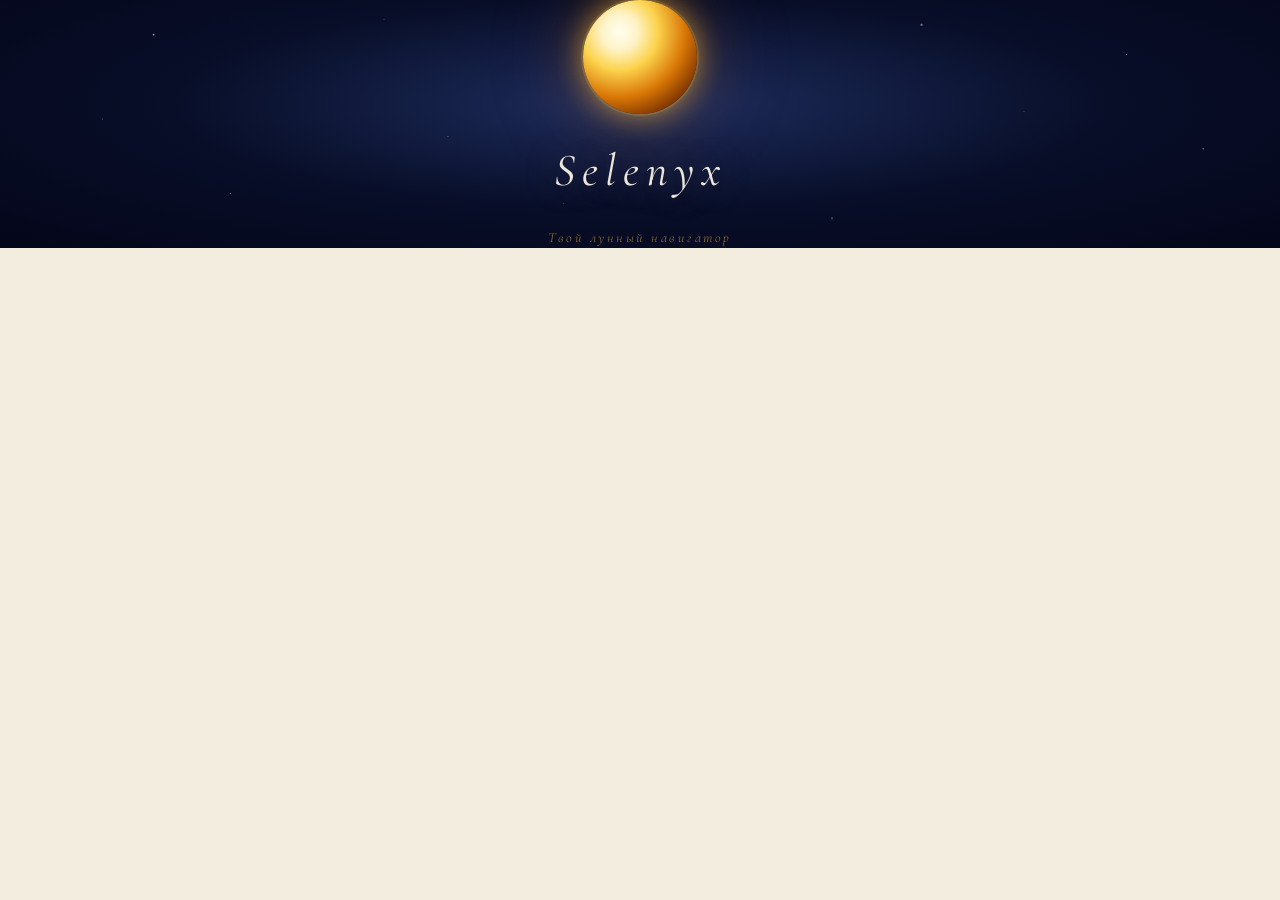
<file: index.html>
<!DOCTYPE html>
<html lang="ru">
<head>
  <meta charset="UTF-8">
  <meta http-equiv="Cache-Control" content="no-cache, no-store, must-revalidate">
  <meta http-equiv="Pragma" content="no-cache">
  <meta http-equiv="Expires" content="0">
  <meta name="viewport" content="width=device-width, initial-scale=1, viewport-fit=cover">
  <meta name="theme-color" content="#f4f4f8">
  <title>Selenyx</title>
  <link rel="preconnect" href="https://fonts.googleapis.com">
  <link rel="preconnect" href="https://fonts.gstatic.com" crossorigin>
  <link href="https://fonts.googleapis.com/css2?family=Cormorant+Garamond:ital,wght@0,400;0,600;1,400&family=DM+Sans:wght@400;500&display=swap" rel="stylesheet">
  <link rel="manifest" href="manifest.json">
  <link rel="stylesheet" href="style.css?v=53">
  <style>/* critical: prevent domain-card from collapsing in flex context */
  .domain-card { flex-shrink: 0; }
  /* critical: header-icon-btn fallback if CDN serves old CSS */
  .header-icon-btn { display:flex;align-items:center;justify-content:center;width:34px;height:34px;border-radius:50%;border:1px solid rgba(176,125,44,0.13);background:var(--bg2,#fdf9f2);font-size:16px; }</style>
</head>
<body>
<div id="app">

<!-- ── SPLASH ───────────────────────────────────────────────────────────────── -->
<div id="splash-screen" class="screen">
  <div class="splash-content">
    <div class="splash-moon">🌙</div>
    <h1 class="splash-title">Selenyx</h1>
    <p class="splash-sub">Твой лунный навигатор</p>
  </div>
</div>

<!-- ── ONBOARDING ───────────────────────────────────────────────────────────── -->
<div id="onboarding-screen" class="screen hidden">
  <div class="ob-container">

    <!-- Slide 0: Welcome -->
    <div id="ob-slide-0" class="ob-slide">
      <div class="ob-moon-visual">
        <div class="ob-moon-orb"></div>
        <div class="ob-moon-halo"></div>
      </div>
      <h2 class="ob-title">Каждое утро — один ответ</h2>
      <p class="ob-text">Куда направить силы сегодня. На основе реального положения Луны прямо сейчас — без гаданий.</p>
    </div>

    <!-- Slide 1: Goal -->
    <div id="ob-slide-1" class="ob-slide hidden">
      <h2 class="ob-title">Что привело тебя сюда?</h2>
      <p class="ob-text">Выбери главное — от этого зависит твой маршрут</p>
      <div class="goal-cards">
        <button class="goal-card" data-goal="relationships">❤️ Отношения и любовь</button>
        <button class="goal-card" data-goal="career">💼 Карьера и деньги</button>
        <button class="goal-card" data-goal="selfknowledge">🔮 Самопознание</button>
        <button class="goal-card" data-goal="health">🌿 Здоровье и баланс</button>
      </div>
    </div>

    <!-- Slide 2: Current state -->
    <div id="ob-slide-2" class="ob-slide hidden">
      <h2 class="ob-title">Как ты сейчас?</h2>
      <p class="ob-text">Выбери ближайшее состояние</p>
      <div class="state-grid">
        <button class="state-chip" data-state="тревога">😰 Тревога</button>
        <button class="state-chip" data-state="усталость">😴 Усталость</button>
        <button class="state-chip" data-state="надежда">🌱 Надежда</button>
        <button class="state-chip" data-state="растерянность">😕 Растерянность</button>
        <button class="state-chip" data-state="вдохновение">✨ Вдохновение</button>
        <button class="state-chip" data-state="грусть">😢 Грусть</button>
        <button class="state-chip" data-state="раздражение">😤 Раздражение</button>
        <button class="state-chip" data-state="спокойствие">🌿 Спокойствие</button>
        <button class="state-chip" data-state="неуверенность">🌀 Неуверенность</button>
        <button class="state-chip" data-state="радость">☀️ Радость</button>
        <button class="state-chip" data-state="пустота">🪨 Пустота</button>
        <button class="state-chip" data-state="решимость">💪 Решимость</button>
      </div>
      <div id="ob-state-insight" class="ob-insight hidden" aria-live="polite"></div>
    </div>

    <!-- Slide 3: Birth date -->
    <div id="ob-slide-3" class="ob-slide hidden">
      <h2 class="ob-title">Когда ты появилась на свет?</h2>
      <p class="ob-text">Дата рождения открывает твою личную карту</p>
      <div class="birth-row">
        <input id="ob-birth-day" class="ob-text-input birth-field" type="number"
          inputmode="numeric" min="1" max="31" placeholder="ДД" aria-label="День">
        <select id="ob-birth-month" class="ob-text-input birth-field birth-month">
          <option value="" disabled selected>Месяц</option>
          <option value="01">Январь</option>
          <option value="02">Февраль</option>
          <option value="03">Март</option>
          <option value="04">Апрель</option>
          <option value="05">Май</option>
          <option value="06">Июнь</option>
          <option value="07">Июль</option>
          <option value="08">Август</option>
          <option value="09">Сентябрь</option>
          <option value="10">Октябрь</option>
          <option value="11">Ноябрь</option>
          <option value="12">Декабрь</option>
        </select>
        <input id="ob-birth-year" class="ob-text-input birth-field" type="number"
          inputmode="numeric" min="1950" max="2010" placeholder="ГГГГ" aria-label="Год">
      </div>
      <div id="ob-birth-insight" class="ob-insight hidden" aria-live="polite"></div>
    </div>

    <!-- Slide 4: Sign (только если дата не введена) -->
    <div id="ob-slide-4" class="ob-slide hidden">
      <h2 class="ob-title">Твой знак зодиака</h2>
      <p class="ob-text">Дата не указана — выбери знак вручную</p>
      <div class="sign-grid">
        <button class="sign-btn" data-sign="aries">♈ Овен</button>
        <button class="sign-btn" data-sign="taurus">♉ Телец</button>
        <button class="sign-btn" data-sign="gemini">♊ Близнецы</button>
        <button class="sign-btn" data-sign="cancer">♋ Рак</button>
        <button class="sign-btn" data-sign="leo">♌ Лев</button>
        <button class="sign-btn" data-sign="virgo">♍ Дева</button>
        <button class="sign-btn" data-sign="libra">♎ Весы</button>
        <button class="sign-btn" data-sign="scorpio">♏ Скорпион</button>
        <button class="sign-btn" data-sign="sagittarius">♐ Стрелец</button>
        <button class="sign-btn" data-sign="capricorn">♑ Козерог</button>
        <button class="sign-btn" data-sign="aquarius">♒ Водолей</button>
        <button class="sign-btn" data-sign="pisces">♓ Рыбы</button>
      </div>
    </div>

    <!-- Dots + Skip -->
    <div class="ob-nav">
      <button id="ob-back" class="ob-back-btn hidden" aria-label="Назад">←</button>
      <div class="ob-dots">
        <span class="ob-dot active"></span>
        <span class="ob-dot"></span>
        <span class="ob-dot"></span>
        <span class="ob-dot"></span>
        <span class="ob-dot"></span>
      </div>
      <button id="ob-skip" class="ob-skip-btn">Пропустить</button>
    </div>

    <!-- Buttons -->
    <div class="ob-buttons">
      <button id="ob-next" class="btn-primary">Далее →</button>
      <button id="ob-start" class="btn-gold hidden">Начать ✨</button>
    </div>
  </div>
</div>

<!-- ── ROADMAP ────────────────────────────────────────────────────────────── -->
<div id="roadmap-screen" class="screen hidden">
  <div class="roadmap-container">
    <div class="roadmap-header">
      <div class="roadmap-moon">✨</div>
      <h2 class="roadmap-title">Твой маршрут на 90 дней</h2>
      <p id="roadmap-goal-line" class="roadmap-sub">Мы построим его вместе — день за днём</p>
    </div>
    <div class="roadmap-phases">
      <div class="roadmap-phase roadmap-phase--active">
        <div class="roadmap-phase-num">01</div>
        <div class="roadmap-phase-info">
          <h3>Очищение</h3>
          <p>Дни 1–30 · Осознанность и базовые практики</p>
        </div>
        <span class="roadmap-phase-badge">Сейчас</span>
      </div>
      <div class="roadmap-phase roadmap-phase--locked">
        <div class="roadmap-phase-num">02</div>
        <div class="roadmap-phase-info">
          <h3>Поиск ресурсов</h3>
          <p>Дни 31–60 · Психология и паттерны</p>
        </div>
        <span class="roadmap-phase-badge roadmap-phase-badge--locked">🔒 День 31</span>
      </div>
      <div class="roadmap-phase roadmap-phase--locked">
        <div class="roadmap-phase-num">03</div>
        <div class="roadmap-phase-info">
          <h3>Реализация</h3>
          <p>Дни 61–90 · Продвинутые практики</p>
        </div>
        <span class="roadmap-phase-badge roadmap-phase-badge--locked">🔒 День 61</span>
      </div>
    </div>
    <button id="roadmap-start" class="btn-gold full-width">Начать первый день →</button>
  </div>
</div>

<!-- ── EMAIL GATE ────────────────────────────────────────────────────────────── -->
<div id="email-screen" class="screen hidden">
  <div class="email-gate">
    <div class="email-gate-icon" aria-hidden="true">🌙</div>
    <h2 class="email-gate-title">Последний шаг</h2>
    <p class="email-gate-sub">Укажи email — открою полный доступ и пришлю прогноз, когда Луна войдёт в твой знак</p>
    <div class="form-group">
      <input id="email-input" class="form-input" type="email" inputmode="email"
        placeholder="your@email.com" autocomplete="email" spellcheck="false">
    </div>
    <p id="email-error" class="email-error hidden">Не похоже на email. Проверь и попробуй снова.</p>
    <button id="email-submit" class="btn-gold full-width">Открыть приложение →</button>
    <button id="email-skip" class="btn-ghost full-width" style="margin-top:8px">Пропустить</button>
  </div>
</div>

<!-- ── MAIN ──────────────────────────────────────────────────────────────────── -->
<div id="main-screen" class="screen hidden">

  <!-- Header -->
  <header class="app-header">
    <h1 class="app-logo">🌙 Selenyx</h1>
    <span id="streak-badge" class="hidden"></span>
    <div class="header-actions">
      <button id="kb-header-btn" class="header-icon-btn" aria-label="База знаний">📚</button>
      <button id="settings-btn" class="header-profile-btn" aria-label="Профиль">
        <span id="header-name" class="header-profile-name"></span>
        <span class="header-profile-icon">⚙️</span>
      </button>
    </div>
  </header>

  <!-- Tab panes -->
  <main class="tab-content">

    <!-- TODAY -->
    <section class="tab-pane" data-tab="today">
      <div class="pane-scroll">

        <!-- Today date + moon inline + share -->
        <div class="today-header-row">
          <div class="today-header-left">
            <p id="today-date" class="today-date"></p>
            <p id="today-moon-inline" class="today-moon-inline hidden"></p>
            <p id="today-goal-line" class="today-goal-line hidden"></p>
            <p id="today-streak-line" class="today-streak-line hidden"></p>
          </div>
          <button id="today-share" class="today-share-btn" aria-label="Поделиться энергией дня">Поделиться</button>
        </div>

        <!-- Phase tips — главный блок дня -->
        <div id="today-forecast-card" class="accent-card accent-card--gold">
          <p id="today-basis" class="card-basis hidden"></p>
          <p id="today-card-label" class="card-label">✦ Прогноз дня</p>
          <p id="today-good" class="card-text forecast-text"></p>
        </div>

        <!-- Retrograde planets (показывается только если есть активные) -->
        <div id="today-retro" class="retro-card hidden"></div>

        <!-- Retention banner (показывается через 3с после первого просмотра) -->
        <div id="retention-banner" class="retention-banner hidden">
          <span>📲 Получай прогноз каждое утро</span>
          <button id="retention-btn" class="retention-action">Включить</button>
          <button id="retention-close" class="retention-dismiss" aria-label="Закрыть">✕</button>
        </div>

        <!-- Section: энергия дня -->
        <p class="section-label">Энергия дня</p>

        <!-- Color accordion card -->
        <div class="domain-card" id="color-acc-card" style="--domain-color:#b07d3a;--domain-bg:rgba(176,125,58,0.07)">
          <button class="domain-card-header" aria-expanded="false">
            <span class="domain-card-icon">🎨</span>
            <div class="domain-card-header-content">
              <span class="domain-card-label">Цвет дня</span>
              <span id="today-color" class="domain-card-preview"></span>
            </div>
            <span class="domain-card-caret">›</span>
          </button>
          <div class="domain-card-body" hidden></div>
        </div>

        <!-- Number accordion card -->
        <div class="domain-card" id="num-acc-card" style="--domain-color:#5a4a8c;--domain-bg:rgba(90,74,140,0.07)">
          <button class="domain-card-header" aria-expanded="false">
            <span class="domain-card-icon">🔢</span>
            <div class="domain-card-header-content">
              <span class="domain-card-label">Число дня</span>
              <span id="today-daynum" class="domain-card-preview"></span>
            </div>
            <span class="domain-card-caret">›</span>
          </button>
          <div class="domain-card-body" hidden></div>
        </div>

        <!-- Section: сферы жизни -->
        <p class="section-label">Сферы жизни</p>

        <!-- Domain grid (2×2 image cards) -->
        <div class="domain-grid" id="domain-accordion">
          <button class="domain-grid-card" data-domain="health" type="button" aria-label="Здоровье">
            <span class="domain-grid-badge hidden" aria-hidden="true">★ фокус</span>
            <div class="domain-grid-content">
              <span class="domain-grid-icon" aria-hidden="true">🏥</span>
              <span class="domain-grid-title">Здоровье</span>
              <span class="domain-card-preview domain-grid-preview"></span>
            </div>
          </button>
          <button class="domain-grid-card" data-domain="work" type="button" aria-label="Работа">
            <span class="domain-grid-badge hidden" aria-hidden="true">★ фокус</span>
            <div class="domain-grid-content">
              <span class="domain-grid-icon" aria-hidden="true">💼</span>
              <span class="domain-grid-title">Работа</span>
              <span class="domain-card-preview domain-grid-preview"></span>
            </div>
          </button>
          <button class="domain-grid-card" data-domain="love" type="button" aria-label="Отношения">
            <span class="domain-grid-badge hidden" aria-hidden="true">★ фокус</span>
            <div class="domain-grid-content">
              <span class="domain-grid-icon" aria-hidden="true">❤️</span>
              <span class="domain-grid-title">Отношения</span>
              <span class="domain-card-preview domain-grid-preview"></span>
            </div>
          </button>
          <button class="domain-grid-card" data-domain="psych" type="button" aria-label="Психология">
            <span class="domain-grid-badge hidden" aria-hidden="true">★ фокус</span>
            <div class="domain-grid-content">
              <span class="domain-grid-icon" aria-hidden="true">🧠</span>
              <span class="domain-grid-title">Психология</span>
              <span class="domain-card-preview domain-grid-preview"></span>
            </div>
          </button>
        </div>

        <!-- Натальная карта — заблокированная или показ -->
        <div id="natal-promo-card" class="natal-promo-card"></div>

        <!-- Диагностика дня — карточка-приглашение -->
        <div id="diag-invite" class="diag-invite-card">
          <div class="diag-invite-top">
            <span class="diag-invite-icon">🎨</span>
            <div>
              <p class="diag-invite-title">Диагностика дня</p>
              <p class="diag-invite-sub">Выбери цвета — узнай своё состояние</p>
            </div>
          </div>
          <button id="diag-start-btn" class="diag-start-btn">Начать · 10 сек</button>
        </div>

      </div>
    </section>

    <!-- MOON -->
    <section class="tab-pane hidden" data-tab="moon">
      <div class="pane-scroll">

        <!-- Астролябия — зодиакальное колесо (строится JS) -->
        <div id="moon-wheel-wrap" class="moon-wheel-wrap"></div>

        <p id="moon-phase-name" class="moon-phase-title"></p>
        <p id="moon-sign-name" class="moon-sign-sub"></p>

        <!-- Энергия знака (где Луна сейчас) -->
        <div class="accent-card">
          <p id="moon-sign-energy-label" class="card-label"></p>
          <p id="moon-sign-energy-text" class="card-text"></p>
        </div>

        <!-- Лунный день — кликабельная карточка с практикой -->
        <div id="moon-lunar-info" class="accent-card"></div>

      </div>
    </section>

    <!-- CALENDAR -->
    <section class="tab-pane hidden" data-tab="cal">
      <div class="pane-scroll">

        <div class="cal-header">
          <button class="cal-nav-btn" id="cal-prev" aria-label="Предыдущий месяц">‹</button>
          <h2 class="cal-month-title" id="cal-month-label"></h2>
          <button class="cal-nav-btn" id="cal-next" aria-label="Следующий месяц">›</button>
        </div>

        <div class="kindex-banner" id="kindex-banner" hidden>
          <span class="kindex-dot" id="kindex-dot"></span>
          <span id="kindex-label"></span>
        </div>

        <div class="cal-hint-card">
          <p class="cal-hint-text">📅 Нажми на любой день — увидишь фазу Луны и магнитную обстановку, а также сможешь отметить самочувствие от 1 до 10.</p>
          <div class="cal-legend">
            <span class="legend-item"><span class="kindex-dot kp-quiet"></span> Тихо</span>
            <span class="legend-item"><span class="kindex-dot kp-moderate"></span> Умеренно</span>
            <span class="legend-item"><span class="kindex-dot kp-storm"></span> Буря</span>
            <span class="legend-item"><span class="kindex-dot kp-severe"></span> Сильная</span>
          </div>
        </div>

        <div class="cal-view-toggle">
          <button class="view-btn active" data-view="grid">Календарь</button>
          <button class="view-btn" data-view="chart">График</button>
        </div>

        <div id="cal-grid" class="cal-grid"></div>
        <div id="cal-chart-view" class="cal-chart-view hidden"></div>

      </div>
    </section>

    <!-- CHART -->
    <section class="tab-pane hidden" data-tab="chart">
      <div class="pane-scroll">

        <!-- Form (shown when no birth data) -->
        <div id="chart-form">
          <div class="chart-intro">
            <p class="ob-illustration">🌟</p>
            <h2 class="ob-title">Натальная карта</h2>
            <p class="ob-text">Введи дату рождения — рассчитаю Солнце, Луну и Асцендент.</p>
          </div>
          <div class="form-group">
            <label for="birth-date" class="form-label">Дата рождения</label>
            <input id="birth-date" class="form-input" type="text" inputmode="numeric"
              placeholder="ДД.ММ.ГГГГ" maxlength="10" autocomplete="bday" spellcheck="false">
          </div>
          <div class="form-group">
            <label for="birth-time" class="form-label">Время рождения <span class="optional">(необязательно)</span></label>
            <input id="birth-time" class="form-input" type="text" inputmode="numeric"
              placeholder="ЧЧ:ММ" maxlength="5" spellcheck="false">
          </div>
          <button id="chart-submit" class="btn-gold full-width">Рассчитать карту ✨</button>
        </div>

        <!-- Result (shown when birth data exists) -->
        <div id="chart-result" class="hidden">
          <h2 class="section-title">Твоя натальная карта</h2>

          <div class="natal-card">
            <p id="chart-sun" class="natal-planet"></p>
            <p id="chart-sun-desc" class="natal-desc"></p>
          </div>
          <div class="natal-card">
            <p id="chart-moon" class="natal-planet"></p>
            <p id="chart-moon-desc" class="natal-desc"></p>
          </div>
          <div class="natal-card">
            <p id="chart-asc" class="natal-planet"></p>
            <p id="chart-asc-desc" class="natal-desc"></p>
          </div>

          <button class="btn-ghost full-width" onclick="localStorage.removeItem('userBirth'); location.reload();">
            Ввести другую дату
          </button>
        </div>

      </div>
    </section>

    <!-- COMPAT -->
    <section class="tab-pane hidden" data-tab="compat">
      <div class="pane-scroll">

        <h2 class="section-title">Совместимость</h2>
        <p class="section-sub">Выбери знак партнёра</p>

        <div id="compat-sign-grid" class="compat-grid"></div>

        <div id="compat-result" class="hidden">
          <div class="compat-result-card">
            <p id="compat-pair" class="compat-pair-text"></p>
            <p id="compat-stars" class="compat-stars"></p>
            <p id="compat-title" class="compat-title"></p>
            <p id="compat-text" class="compat-text"></p>
          </div>
          <button id="compat-share" class="btn-primary full-width">
            📤 Поделиться с другом
          </button>
        </div>

      </div>
    </section>

    <!-- ORACLE -->
    <section class="tab-pane hidden" data-tab="oracle">
      <div class="pane-scroll oracle-pane">

        <h2 class="section-title">Оракул</h2>
        <p class="section-sub">Нажми на печеньку, чтобы получить послание</p>

        <div id="oracle-cookie-wrap" class="oracle-cookie-wrap">
          <p class="oracle-hint">Нажми — и услышишь</p>
          <button id="oracle-cookie" class="oracle-cookie" aria-label="Открыть предсказание">
            🥠
          </button>
          <p class="oracle-hint-sub">Послание ждёт тебя</p>
        </div>

        <!-- Вуаль-оверлей -->
        <div id="oracle-veil" class="oracle-veil hidden">
          <div id="oracle-particles" class="oracle-particles"></div>
          <div id="oracle-text-block" class="oracle-reveal-content">
            <p class="oracle-reveal-label">✦ Оракул говорит</p>
            <p id="oracle-prediction" class="oracle-text"></p>
            <p id="oracle-context" class="oracle-context"></p>
            <button id="oracle-share" class="oracle-share-btn">
              ✦ Отправить другу
            </button>
          </div>
        </div>

      </div>
    </section>

  </main>

  <!-- Tab bar -->
  <nav class="tab-bar" role="tablist">
    <button class="tab-btn active" data-tab="today" role="tab" aria-label="Мой день">
      <span class="tab-icon" aria-hidden="true">
        <svg width="22" height="22" viewBox="0 0 256 256" fill="none" xmlns="http://www.w3.org/2000/svg">
          <circle cx="128" cy="128" r="60" stroke="currentColor" stroke-width="16"/>
          <line x1="128" y1="36" x2="128" y2="16" stroke="currentColor" stroke-width="16" stroke-linecap="round"/>
          <line x1="128" y1="240" x2="128" y2="220" stroke="currentColor" stroke-width="16" stroke-linecap="round"/>
          <line x1="36" y1="128" x2="16" y2="128" stroke="currentColor" stroke-width="16" stroke-linecap="round"/>
          <line x1="240" y1="128" x2="220" y2="128" stroke="currentColor" stroke-width="16" stroke-linecap="round"/>
          <line x1="65" y1="65" x2="51" y2="51" stroke="currentColor" stroke-width="16" stroke-linecap="round"/>
          <line x1="205" y1="205" x2="191" y2="191" stroke="currentColor" stroke-width="16" stroke-linecap="round"/>
          <line x1="65" y1="191" x2="51" y2="205" stroke="currentColor" stroke-width="16" stroke-linecap="round"/>
          <line x1="205" y1="51" x2="191" y2="65" stroke="currentColor" stroke-width="16" stroke-linecap="round"/>
        </svg>
      </span>
      <span class="tab-label">День</span>
    </button>
    <button class="tab-btn" data-tab="moon" role="tab" aria-label="Луна">
      <span class="tab-icon" aria-hidden="true">
        <svg width="22" height="22" viewBox="0 0 256 256" fill="none" xmlns="http://www.w3.org/2000/svg">
          <path d="M216 112A88 88 0 1 1 144 40a72 72 0 0 0 72 72Z" stroke="currentColor" stroke-width="16" stroke-linecap="round" stroke-linejoin="round"/>
        </svg>
      </span>
      <span class="tab-label">Луна</span>
    </button>
    <button class="tab-btn" data-tab="cal" role="tab" aria-label="Месяц">
      <span class="tab-icon" aria-hidden="true">
        <svg width="22" height="22" viewBox="0 0 256 256" fill="none" xmlns="http://www.w3.org/2000/svg">
          <rect x="32" y="48" width="192" height="176" rx="8" stroke="currentColor" stroke-width="16" stroke-linecap="round" stroke-linejoin="round"/>
          <line x1="32" y1="104" x2="224" y2="104" stroke="currentColor" stroke-width="16" stroke-linecap="round"/>
          <line x1="176" y1="24" x2="176" y2="72" stroke="currentColor" stroke-width="16" stroke-linecap="round"/>
          <line x1="80" y1="24" x2="80" y2="72" stroke="currentColor" stroke-width="16" stroke-linecap="round"/>
        </svg>
      </span>
      <span class="tab-label">Месяц</span>
    </button>
    <button class="tab-btn" data-tab="oracle" role="tab" aria-label="Оракул">
      <span class="tab-icon" aria-hidden="true">
        <svg width="22" height="22" viewBox="0 0 256 256" fill="none" xmlns="http://www.w3.org/2000/svg">
          <path d="M128 24L155.6 88.4L224 96L176 142.4L188.8 211.2L128 176L67.2 211.2L80 142.4L32 96L100.4 88.4Z" stroke="currentColor" stroke-width="16" stroke-linecap="round" stroke-linejoin="round"/>
        </svg>
      </span>
      <span class="tab-label">Оракул</span>
    </button>
  </nav>


</div><!-- /main-screen -->

<!-- ── DAY DETAIL SHEET ──────────────────────────────────────────────────────── -->
<div id="day-sheet" class="sheet-backdrop hidden">
  <div class="overlay-sheet">
    <div class="overlay-header">
      <h3 class="overlay-title" id="day-sheet-title"></h3>
      <button class="sheet-close" id="day-sheet-close" aria-label="Закрыть">✕</button>
    </div>
    <div id="day-sheet-body" class="day-sheet-body"></div>
    <div class="mood-section">
      <div class="mood-header">
        <span class="mood-label">Самочувствие</span>
        <span class="mood-val-display" id="mood-val">—</span>
      </div>
      <input type="range" id="mood-slider" min="1" max="10" step="1" class="mood-slider" aria-label="Оценка самочувствия 1-10">
      <div class="mood-ticks"><span>1</span><span>5</span><span>10</span></div>
      <button class="btn-gold full-width" id="mood-save">Сохранить</button>
    </div>
  </div>
</div>

<!-- ── SETTINGS OVERLAY ──────────────────────────────────────────────────────── -->
<div id="settings-overlay" class="overlay hidden">
  <div class="overlay-sheet">
    <div class="overlay-header">
      <h3 class="overlay-title">Настройки</h3>
      <button id="settings-close" class="icon-btn" aria-label="Закрыть">✕</button>
    </div>

    <div class="form-group">
      <label for="settings-sign" class="form-label">Мой знак зодиака</label>
      <select id="settings-sign" class="form-input">
        <option value="aries">♈ Овен</option>
        <option value="taurus">♉ Телец</option>
        <option value="gemini">♊ Близнецы</option>
        <option value="cancer">♋ Рак</option>
        <option value="leo">♌ Лев</option>
        <option value="virgo">♍ Дева</option>
        <option value="libra">♎ Весы</option>
        <option value="scorpio">♏ Скорпион</option>
        <option value="sagittarius">♐ Стрелец</option>
        <option value="capricorn">♑ Козерог</option>
        <option value="aquarius">♒ Водолей</option>
        <option value="pisces">♓ Рыбы</option>
      </select>
    </div>

    <div class="form-group">
      <label class="form-label">Мой фокус</label>
      <div class="goal-cards goal-cards--compact" id="settings-goal-cards">
        <button class="goal-card" data-goal="relationships">❤️ Отношения и любовь</button>
        <button class="goal-card" data-goal="career">💼 Карьера и деньги</button>
        <button class="goal-card" data-goal="selfknowledge">🔮 Самопознание</button>
        <button class="goal-card" data-goal="health">🌿 Здоровье и баланс</button>
      </div>
    </div>

    <div class="form-group">
      <label for="settings-notify" class="form-label">Время уведомлений</label>
      <select id="settings-notify" class="form-input">
        <option value="">Отключены</option>
        <option value="07:00">07:00</option>
        <option value="08:00">08:00</option>
        <option value="09:00">09:00</option>
        <option value="10:00">10:00</option>
        <option value="11:00">11:00</option>
      </select>
    </div>

    <button id="settings-save" class="btn-primary full-width">Сохранить</button>
  </div>
</div>


<!-- ── MINI SHEET (Цвет дня, Число дня) ─────────────────────────────────────── -->
<div id="domain-sheet" class="domain-sheet hidden">
  <div id="domain-sheet-backdrop" class="domain-sheet-backdrop"></div>
  <div class="domain-sheet-card">
    <div class="domain-sheet-handle"></div>
    <div class="domain-sheet-header">
      <div>
        <p id="sheet-domain-icon" class="sheet-icon"></p>
        <h3 id="sheet-domain-title" class="sheet-title"></h3>
      </div>
      <button id="domain-sheet-close" class="icon-btn" aria-label="Закрыть">✕</button>
    </div>
    <div class="domain-sheet-body">
      <div id="sheet-sections-top"></div>
      <p id="sheet-domain-text" class="sheet-text"></p>
      <div id="sheet-sections"></div>
    </div>
  </div>
</div>

<!-- Term tooltip backdrop + card -->
<div id="term-tooltip-bd" class="term-tooltip-bd hidden"></div>
<div id="term-tooltip" class="term-tooltip hidden" role="tooltip" aria-live="polite">
  <p class="term-tooltip-title" id="term-tooltip-title"></p>
  <p class="term-tooltip-text"  id="term-tooltip-text"></p>
</div>

<!-- ── Диагностика — оверлей ─────────────────────────────────────────── -->
<div id="diag-overlay" class="diag-overlay hidden" role="dialog" aria-label="Диагностика дня">

  <!-- Экран выбора цветов -->
  <div id="diag-pick-view" class="diag-view">
    <div class="diag-header">
      <button id="diag-close" class="overlay-close-btn" aria-label="Закрыть">✕</button>
      <p class="diag-header-title">Выбери 2 цвета которые притягивают прямо сейчас</p>
      <p class="diag-header-sub">Не думай — просто реагируй</p>
    </div>
    <div id="diag-colors" class="diag-colors-grid"></div>
    <p id="diag-count-hint" class="diag-count-hint">Выбрано: 0 из 2</p>
  </div>

  <!-- Экран трактовки -->
  <div id="diag-result-view" class="diag-view hidden">
    <div class="diag-header">
      <button id="diag-result-close" class="overlay-close-btn" aria-label="Закрыть">✕</button>
    </div>
    <div class="diag-result-body">
      <div id="diag-result-colors" class="diag-result-colors"></div>
      <p id="diag-result-title" class="diag-result-title"></p>
      <p id="diag-result-text" class="diag-result-text"></p>
    </div>
    <div class="diag-feedback-row">
      <p class="diag-feedback-label">Это точно про тебя?</p>
      <div class="diag-feedback-btns">
        <button id="diag-hit" class="diag-feedback-btn">🎯 В точку</button>
        <button id="diag-miss" class="diag-feedback-btn">↩ Не про меня</button>
      </div>
    </div>
  </div>

</div>

<!-- ── Knowledge Base Overlay ───────────────────────────────────────── -->
<div id="knowledge-overlay" class="knowledge-overlay hidden" role="dialog" aria-label="База знаний">

  <!-- List view: all topics -->
  <div id="kb-list-view" class="kb-view">
    <div class="kb-header">
      <h1 class="kb-heading">📚 База знаний</h1>
      <button class="icon-btn" id="kb-close" aria-label="Закрыть">✕</button>
    </div>
    <div id="kb-list" class="kb-list" role="list"></div>
  </div>

  <!-- Detail view: single article -->
  <div id="kb-detail-view" class="kb-view hidden">
    <div class="kb-header">
      <button class="icon-btn" id="kb-back" aria-label="К списку тем">←</button>
      <h2 class="kb-detail-heading" id="kb-detail-title"></h2>
      <button class="icon-btn" id="kb-menu-btn" aria-label="Список тем">☰</button>
    </div>
    <div class="kb-detail-scroll">
      <p class="kb-detail-icon" id="kb-detail-icon" aria-hidden="true"></p>
      <div class="kb-detail-body" id="kb-detail-body"></div>
    </div>
    <div class="kb-nav">
      <button class="kb-nav-btn" id="kb-prev" aria-label="Предыдущая тема">‹ Назад</button>
      <button class="kb-nav-btn" id="kb-next" aria-label="Следующая тема">Далее ›</button>
    </div>
  </div>

</div>

</div><!-- /app -->

<!-- ── WEEKLY STREAK OVERLAY ─────────────────────────────────────────────────── -->
<div id="weekly-overlay" class="weekly-overlay hidden" role="dialog" aria-modal="true" aria-label="Еженедельный итог">
  <div class="weekly-modal">
    <div class="weekly-stars" aria-hidden="true">🌟</div>
    <h2 id="weekly-title" class="weekly-heading"></h2>
    <p class="weekly-sub">Ты открывал приложение каждый день</p>
    <div id="weekly-stats" class="weekly-stats" aria-live="polite"></div>
    <button id="weekly-close" class="btn-gold full-width">Отлично! ✨</button>
  </div>
</div>

<script src="https://telegram.org/js/telegram-web-app.js" async></script>
<script src="data.js?v=17"></script>
<script src="app.js?v=66"></script>
</body>
</html>
</file>
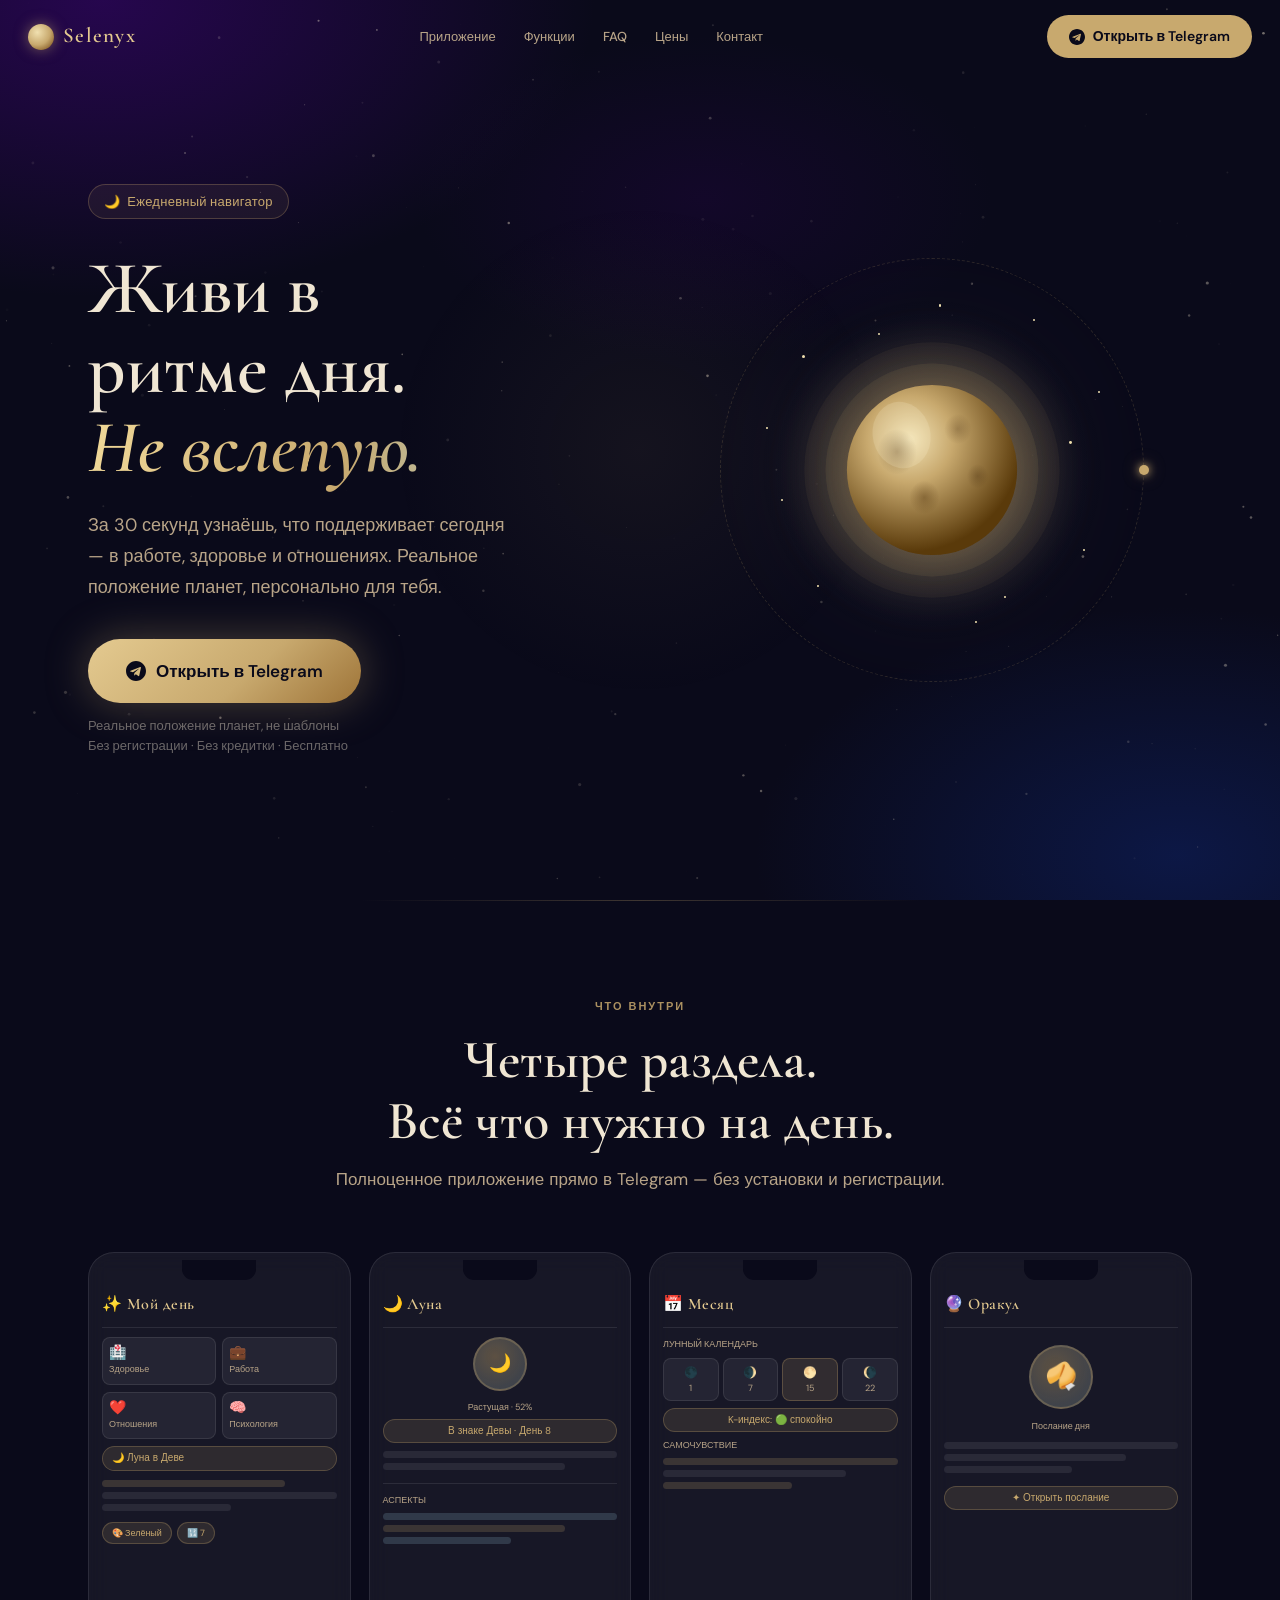
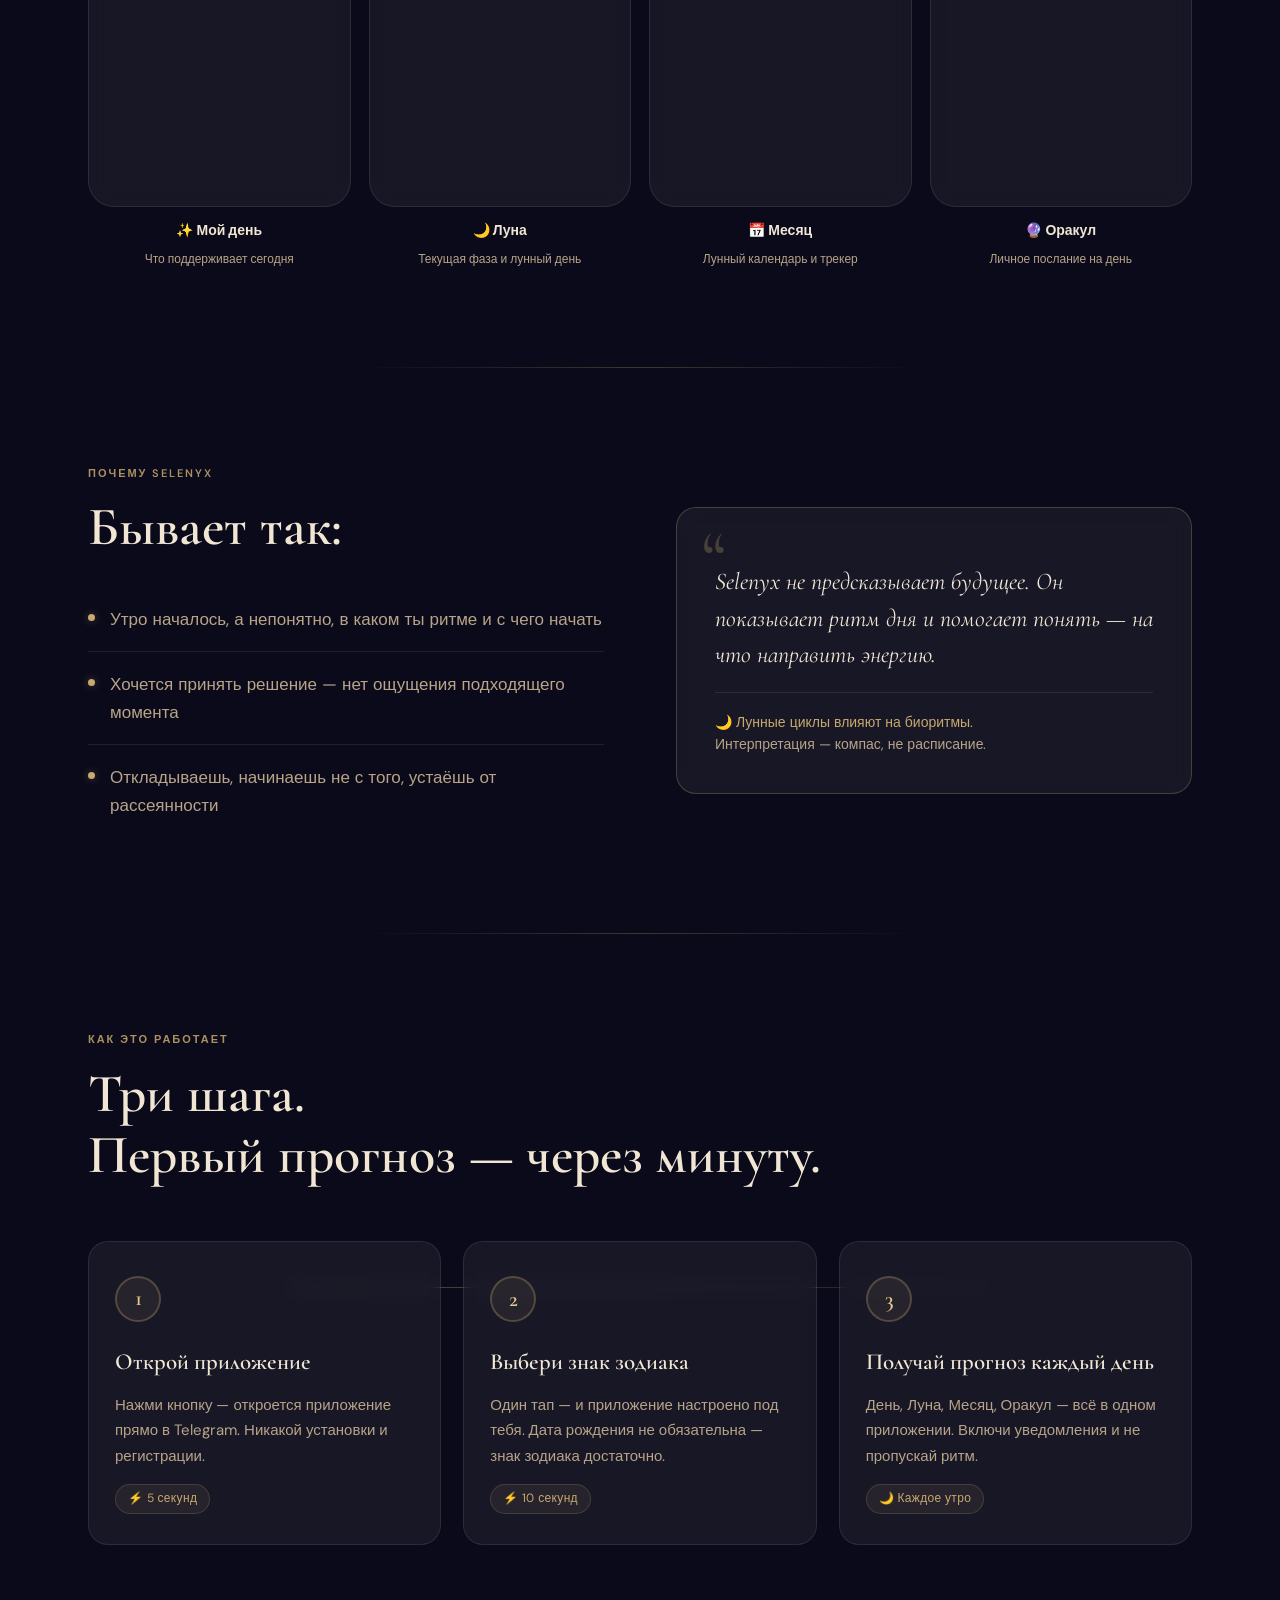
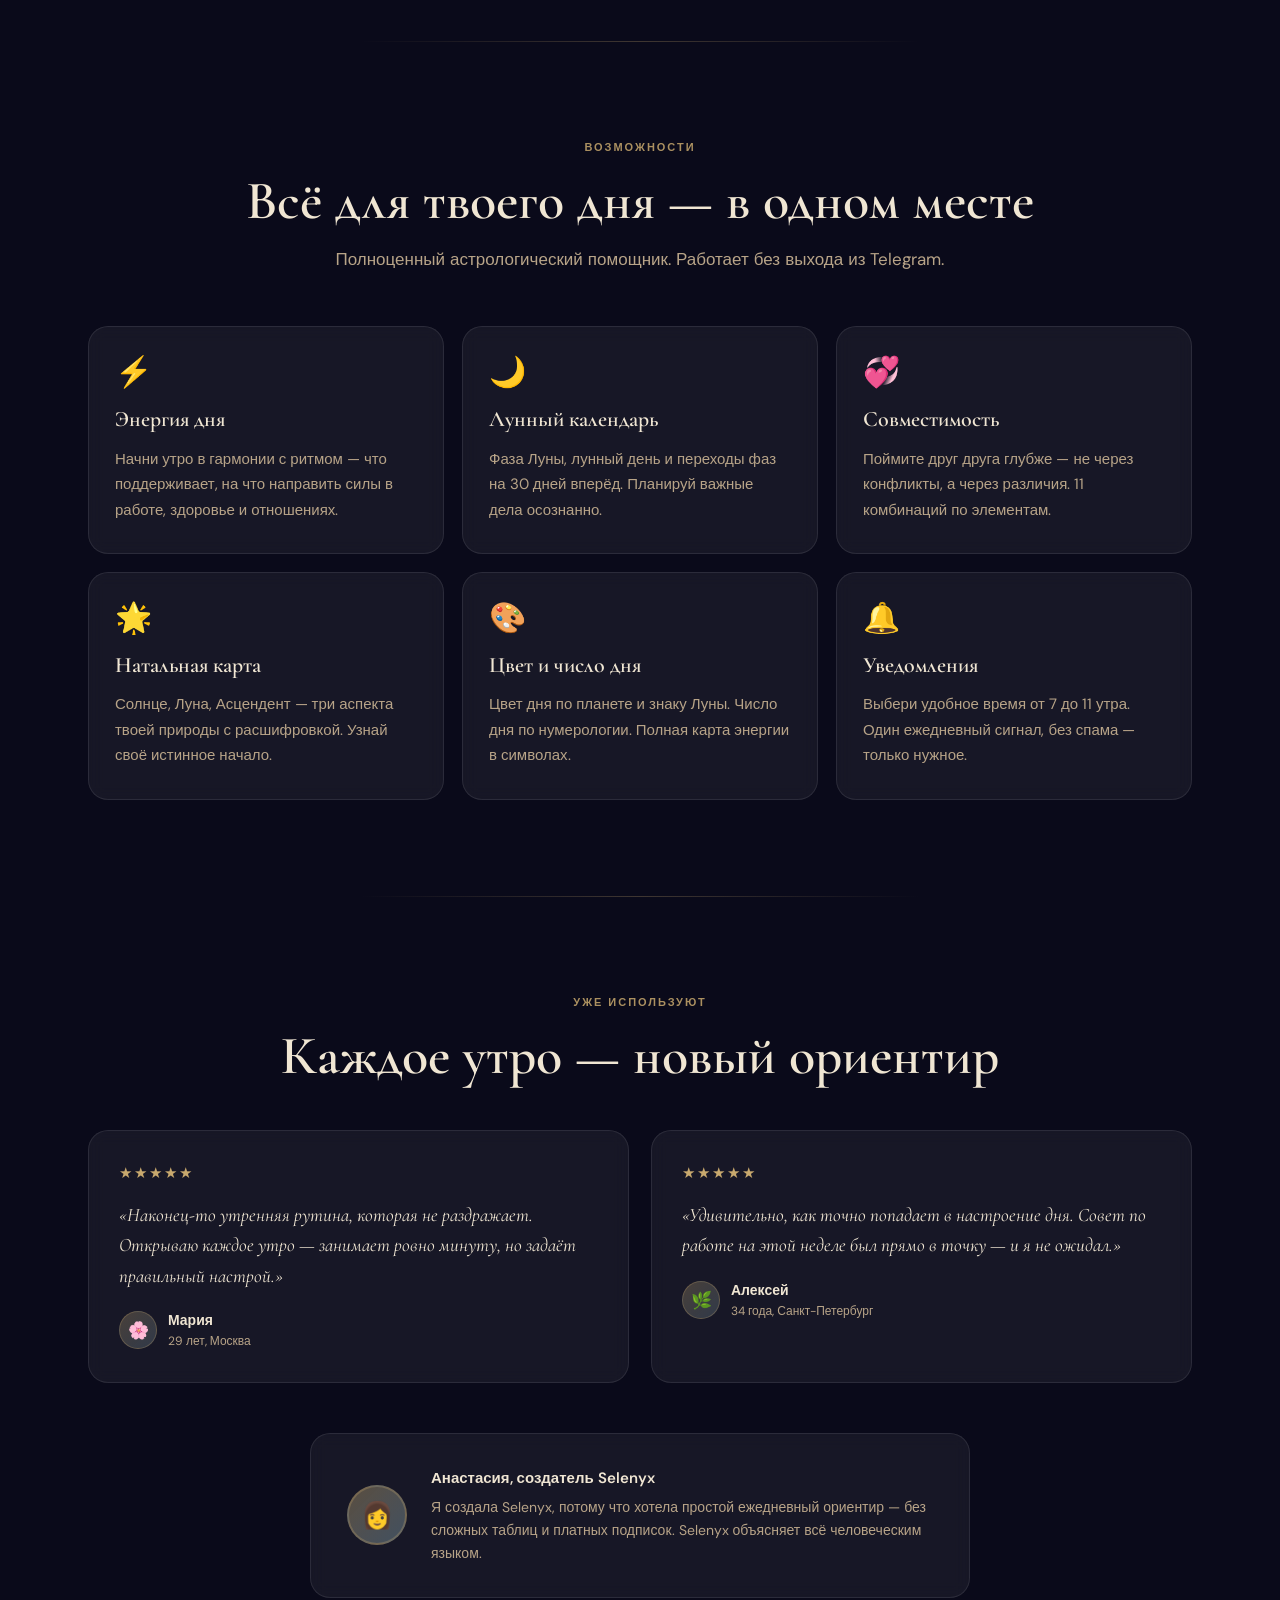
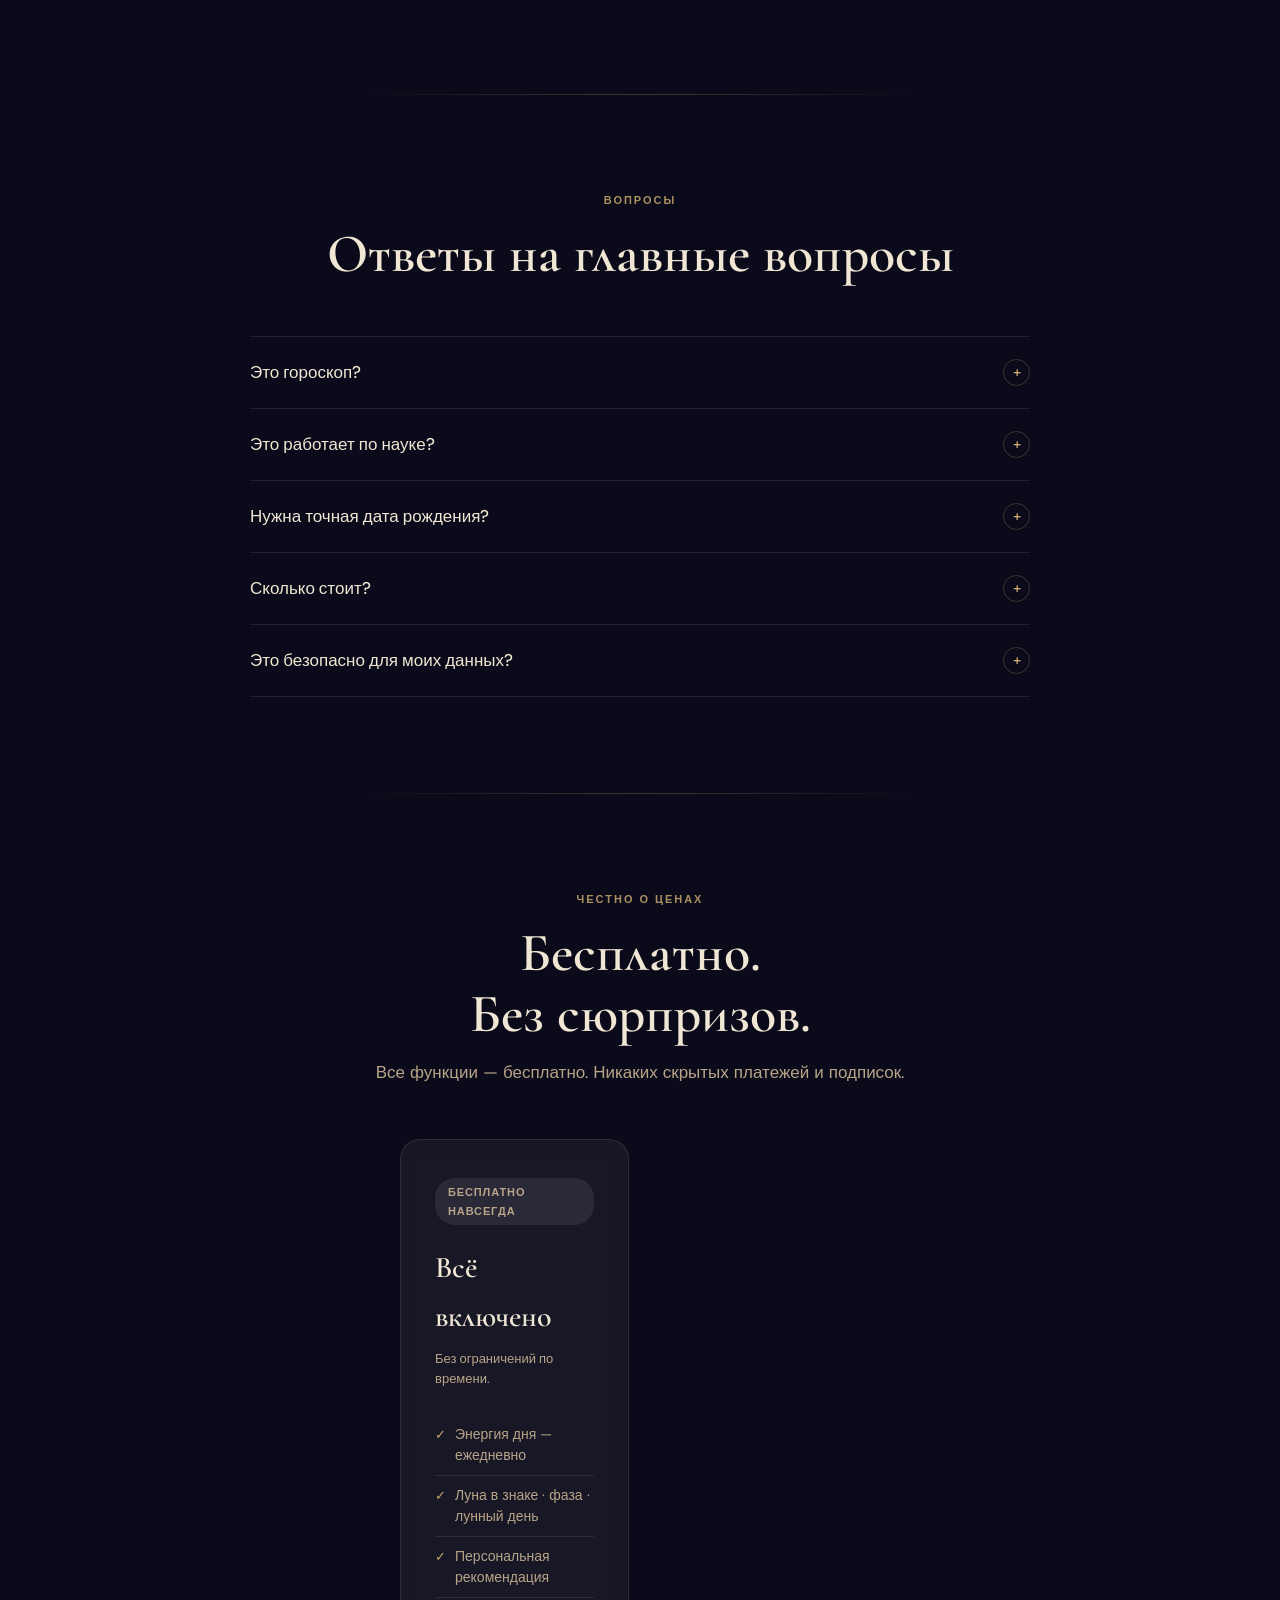
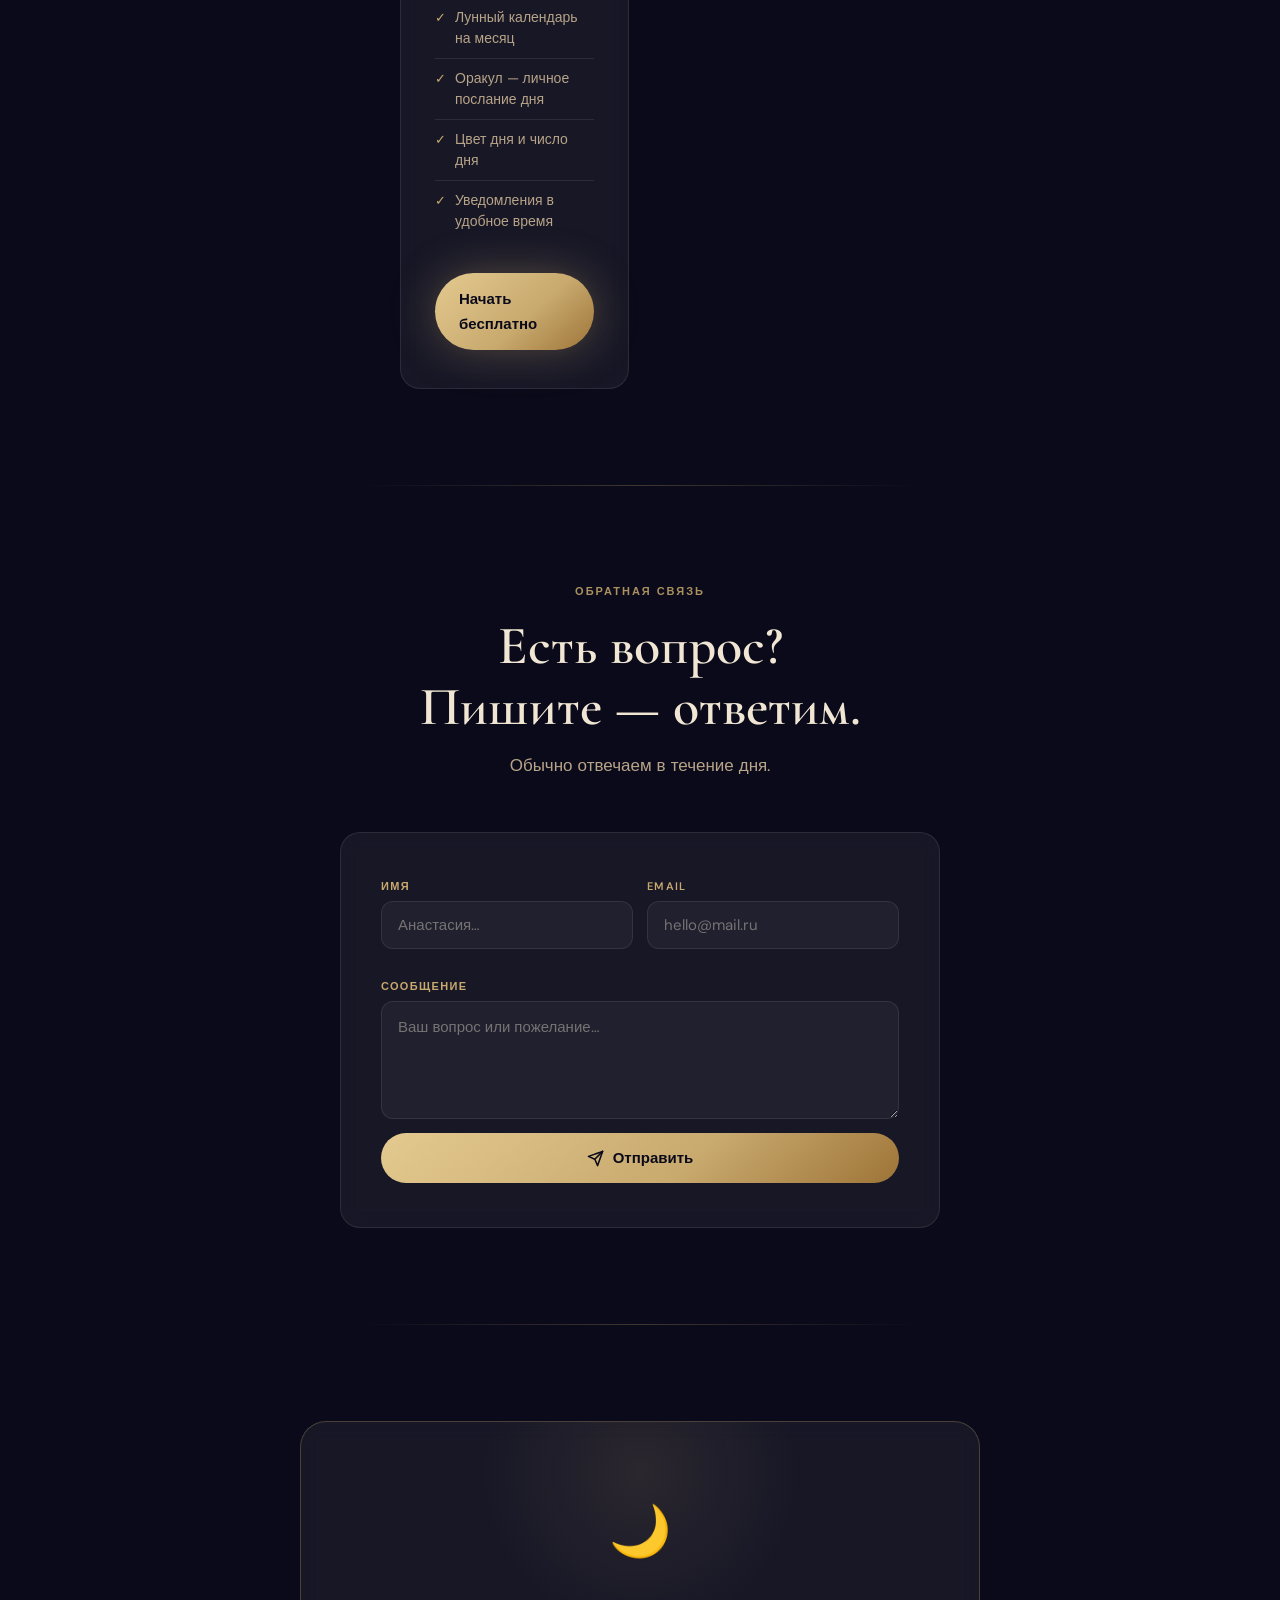
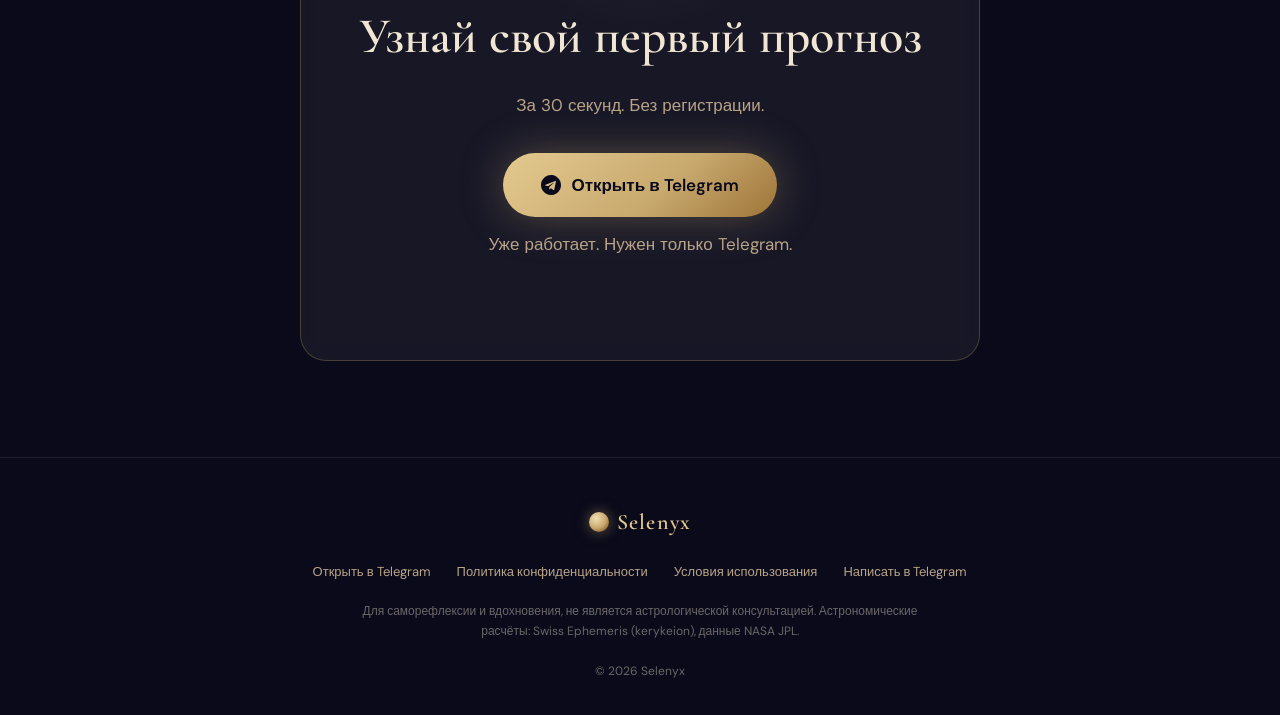
<file: landing/index.html>
<!DOCTYPE html>
<html lang="ru">
<head>
  <meta charset="UTF-8">
  <meta name="viewport" content="width=device-width, initial-scale=1.0">
  <meta name="theme-color" content="#0a0a1a">
  <meta name="robots" content="index, follow">
  <title>Selenyx — Лунный навигатор для ежедневной ясности</title>
  <meta name="description" content="Узнай за 30 секунд, что поддерживает тебя сегодня. Персональные рекомендации по знаку зодиака. Бесплатно в Telegram.">
  <meta name="keywords" content="лунный календарь, гороскоп на сегодня, астрология Telegram, фаза луны, энергия дня, лунный навигатор">
  <meta property="og:title" content="Selenyx — Живи в ритме дня">
  <meta property="og:description" content="За 30 секунд — что поддерживает сегодня. Луна, энергия, рекомендации. Бесплатно.">
  <meta property="og:type" content="website">
  <meta property="og:url" content="https://selenyx.ru/">
  <meta property="og:image" content="https://selenyx.ru/og-image.png">
  <meta name="twitter:card" content="summary_large_image">
  <meta name="twitter:title" content="Selenyx — Живи в ритме дня">
  <meta name="twitter:description" content="За 30 секунд — что поддерживает сегодня. Луна, энергия, рекомендации. Бесплатно.">
  <link rel="icon" href="data:image/svg+xml,<svg xmlns='http://www.w3.org/2000/svg' viewBox='0 0 100 100'><circle cx='50' cy='50' r='45' fill='%23c8a96e'/><circle cx='65' cy='40' r='38' fill='%230a0a1a'/></svg>">
  <link rel="apple-touch-icon" href="data:image/svg+xml,<svg xmlns='http://www.w3.org/2000/svg' viewBox='0 0 100 100'><circle cx='50' cy='50' r='45' fill='%23c8a96e'/><circle cx='65' cy='40' r='38' fill='%230a0a1a'/></svg>">
  <link rel="preconnect" href="https://fonts.googleapis.com">
  <link rel="preconnect" href="https://fonts.gstatic.com" crossorigin>
  <link href="https://fonts.googleapis.com/css2?family=Cormorant+Garamond:ital,wght@0,400;0,500;0,600;0,700;1,400;1,500;1,600&family=DM+Sans:wght@300;400;500;600&display=swap" rel="stylesheet">
  <style>
    /* ── VARIABLES ───────────────────────────────────────────────── */
    :root {
      --bg:          #0a0a1a;
      --bg2:         #0e0e24;
      --card:        rgba(255,255,255,0.055);
      --card-h:      rgba(255,255,255,0.095);
      --border:      rgba(255,255,255,0.09);
      --border-g:    rgba(200,169,110,0.28);
      --gold:        #c8a96e;
      --gold-l:      #e4ca90;
      --gold-d:      rgba(200,169,110,0.38);
      --blue:        #a8d8ea;
      --text:        #f0e6d3;
      --dim:         #b8a488;
      --hint:        rgba(240,230,211,0.42);
      --fd:          'Cormorant Garamond', Georgia, serif;
      --fb:          'DM Sans', -apple-system, sans-serif;
      --r:           20px;
      --r-sm:        12px;
      --W:           1160px;
      --gap:         96px;
    }

    /* ── RESET ───────────────────────────────────────────────────── */
    *, *::before, *::after { box-sizing: border-box; margin: 0; padding: 0; }
    html { scroll-behavior: smooth; -webkit-text-size-adjust: 100%; }
    body {
      font-family: var(--fb);
      font-size: 16px;
      line-height: 1.65;
      color: var(--text);
      background: var(--bg);
      background-image:
        radial-gradient(ellipse 70% 60% at 8% 0%,   rgba(50,5,100,.7)  0%, transparent 55%),
        radial-gradient(ellipse 60% 50% at 92% 95%,  rgba(13,27,80,.8)  0%, transparent 55%),
        radial-gradient(ellipse 50% 40% at 55% 22%,  rgba(30,5,60,.45)  0%, transparent 45%);
      background-attachment: fixed;
      overflow-x: hidden;
    }
    img   { display: block; max-width: 100%; }
    button{ cursor: pointer; border: none; background: none; font-family: var(--fb); }
    a     { color: inherit; text-decoration: none; }
    ul, ol{ list-style: none; }

    /* ── CANVAS ──────────────────────────────────────────────────── */
    #stars {
      position: fixed; inset: 0;
      pointer-events: none; z-index: 0; opacity: .55;
    }

    /* ── LAYOUT ──────────────────────────────────────────────────── */
    .wrap {
      max-width: var(--W);
      margin: 0 auto;
      padding: 0 28px;
      position: relative; z-index: 1;
    }
    .tag {
      font-size: 11px; font-weight: 600;
      letter-spacing: .18em; text-transform: uppercase;
      color: var(--gold); opacity: .85; margin-bottom: 14px;
    }
    .h2 {
      font-family: var(--fd);
      font-size: clamp(34px, 4.5vw, 54px);
      font-weight: 600; line-height: 1.13;
      text-wrap: balance; color: var(--text);
    }
    .sub {
      font-size: 17px; color: var(--dim);
      line-height: 1.72; margin-top: 14px;
      text-wrap: balance;
    }
    .rule {
      height: 1px; max-width: 560px; margin: 0 auto;
      background: linear-gradient(90deg, transparent, var(--border-g), transparent);
    }

    /* ── NAV ─────────────────────────────────────────────────────── */
    .nav {
      position: fixed; top: 0; left: 0; right: 0;
      z-index: 200; padding: 15px 28px;
      display: flex; align-items: center; justify-content: space-between;
      transition: background .3s, backdrop-filter .3s;
    }
    .nav.on {
      background: rgba(10,10,26,.9);
      backdrop-filter: blur(22px);
      -webkit-backdrop-filter: blur(22px);
      border-bottom: 1px solid var(--border);
    }
    .nav-logo {
      display: flex; align-items: center; gap: 9px;
      font-family: var(--fd); font-size: 21px; font-weight: 600;
      color: var(--gold-l); letter-spacing: .06em;
    }
    .logo-moon {
      width: 26px; height: 26px; border-radius: 50%;
      background: radial-gradient(circle at 36% 32%, #f0e0b0, #c8a96e 52%, #6a3c0a);
      box-shadow: 0 0 14px rgba(200,169,110,.5);
      flex-shrink: 0;
    }
    .btn-tg {
      display: inline-flex; align-items: center; gap: 8px;
      padding: 10px 22px; border-radius: 50px;
      background: var(--gold); color: #0a0a1a;
      font-weight: 600; font-size: 14px;
      transition: transform .2s, box-shadow .2s;
      touch-action: manipulation;
    }
    .btn-tg:hover { transform: translateY(-1px); box-shadow: 0 4px 22px rgba(200,169,110,.42); }
    .btn-tg svg   { width: 16px; height: 16px; flex-shrink: 0; }
    .nav-links {
      display: flex; gap: 28px; align-items: center;
    }
    .nav-links a {
      font-size: 13px; font-weight: 500; color: var(--dim);
      transition: color .22s; position: relative; white-space: nowrap;
    }
    .nav-links a::after {
      content: ''; position: absolute; bottom: -4px; left: 0; right: 0;
      height: 1px; background: var(--gold);
      transform: scaleX(0); transform-origin: left center;
      transition: transform .28s ease;
    }
    .nav-links a:hover { color: var(--gold-l); }
    .nav-links a:hover::after { transform: scaleX(1); }
    @media (max-width: 820px) { .nav-links { display: none; } }

    /* ── HERO ────────────────────────────────────────────────────── */
    .hero {
      min-height: 100svh;
      display: flex; align-items: center;
      padding: 130px 0 90px;
    }
    .hero-grid {
      display: grid;
      grid-template-columns: 1fr 1fr;
      gap: 64px; align-items: center;
    }
    .hero-badge {
      display: inline-flex; align-items: center; gap: 7px;
      padding: 6px 15px; border-radius: 50px;
      border: 1px solid var(--border-g);
      background: rgba(200,169,110,.08);
      font-size: 13px; color: var(--gold);
      margin-bottom: 30px; letter-spacing: .02em;
    }
    .hero-h1 {
      font-family: var(--fd);
      font-size: clamp(46px, 5.8vw, 78px);
      font-weight: 600; line-height: 1.07;
      text-wrap: balance; margin-bottom: 22px;
    }
    .hero-h1 em {
      font-style: italic;
      background: linear-gradient(90deg, #f0d898 0%, #c8a96e 25%, #a8d8ea 55%, #e4ca90 80%, #f0d898 100%);
      background-size: 300% auto;
      -webkit-background-clip: text;
      -webkit-text-fill-color: transparent;
      background-clip: text;
      animation: gradShift 6s linear infinite;
    }
    @keyframes gradShift { to { background-position: 300% center; } }
    .hero-p {
      font-size: 18px; color: var(--dim);
      line-height: 1.72; margin-bottom: 36px;
      text-wrap: balance;
    }
    .cta-wrap { display: flex; flex-direction: column; align-items: flex-start; gap: 13px; }
    .cta {
      display: inline-flex; align-items: center; gap: 10px;
      padding: 18px 38px; border-radius: 50px;
      background: linear-gradient(138deg, var(--gold-l) 0%, var(--gold) 58%, #9e7438 100%);
      color: #0a0a1a;
      font-family: var(--fb); font-size: 17px; font-weight: 600;
      box-shadow: 0 0 44px rgba(200,169,110,.34);
      transition: transform .22s ease, box-shadow .22s ease;
      touch-action: manipulation;
    }
    .cta:hover  { animation: none; transform: translateY(-3px); box-shadow: 0 8px 60px rgba(200,169,110,.65), 0 0 100px rgba(200,169,110,.2); }
    .cta:active { animation: none; transform: translateY(0); }
    .cta svg    { width: 20px; height: 20px; flex-shrink: 0; }
    @keyframes ctaGlow { 0%,100%{box-shadow:0 0 44px rgba(200,169,110,.34)} 50%{box-shadow:0 0 70px rgba(200,169,110,.6), 0 0 110px rgba(200,169,110,.18)} }
    .cta { animation: ctaGlow 3.5s ease-in-out infinite; }
    .hero-hint  { font-size: 13px; color: var(--hint); line-height: 1.55; }
    .hero-hint b{ color: var(--gold-d); font-weight: 400; }

    /* ── MOON VISUAL ─────────────────────────────────────────────── */
    .moon-scene {
      display: flex; justify-content: center; align-items: center;
      perspective: 900px; /* нужен для видимого 3D-поворота */
    }
    .moon-ring {
      position: relative; width: 360px; height: 360px;
      transform-style: preserve-3d;
    }
    /* орбитальное кольцо — статичное, не вращается */
    .orbit {
      position: absolute; inset: -32px; border-radius: 50%;
      border: 1px dashed rgba(200,169,110,.18);
    }
    /* спутник — отдельный элемент, вращается независимо */
    .satellite {
      position: absolute; inset: -32px; border-radius: 50%;
      animation: spin 22s linear infinite;
    }
    .satellite::after {
      content: '';
      position: absolute; top: 50%; right: -5px;
      width: 10px; height: 10px; border-radius: 50%;
      background: var(--gold);
      transform: translateY(-50%);
      box-shadow: 0 0 9px var(--gold), 0 0 18px rgba(200,169,110,.4);
    }
    @keyframes spin { to { transform: rotate(360deg); } }

    .halo1, .halo2 {
      position: absolute; inset: 0; border-radius: 50%;
      animation: pulse 5.5s ease-in-out infinite;
    }
    .halo1 { background: radial-gradient(circle, rgba(200,169,110,.14) 0%, transparent 62%); }
    .halo2 { background: radial-gradient(circle, rgba(168,216,234,.08) 0%, transparent 68%); animation-delay: 2.75s; }
    @keyframes pulse { 0%,100%{ transform: scale(1); opacity:1; } 50%{ transform: scale(1.09); opacity:.78; } }

    .moon-svg {
      position: absolute; inset: 28px;
      filter: drop-shadow(0 0 28px rgba(200,169,110,.42)) drop-shadow(0 0 60px rgba(200,169,110,.15));
      animation: float 9s ease-in-out infinite;
    }
    @keyframes float { 0%,100%{ transform: translateY(0); } 50%{ transform: translateY(-13px); } }

    .mstars { position: absolute; inset: 0; }
    .ms {
      position: absolute; border-radius: 50%; background: #f0e0b0;
      animation: twinkle var(--d,3s) ease-in-out infinite;
      animation-delay: var(--dl,0s);
    }
    @keyframes twinkle { 0%,100%{ opacity:.85; transform: scale(1); } 50%{ opacity:.15; transform: scale(.4); } }

    /* ── APP PREVIEW ─────────────────────────────────────────────── */
    .preview { padding: var(--gap) 0; }
    .preview-hd { text-align: center; margin-bottom: 58px; }
    .phones {
      display: grid;
      grid-template-columns: repeat(4, 1fr);
      gap: 18px; align-items: start;
    }
    .phone {
      background: var(--card);
      border: 1px solid var(--border);
      border-radius: 26px; overflow: hidden;
      aspect-ratio: 9/19;
      display: flex; flex-direction: column;
      backdrop-filter: blur(10px);
      transition: transform .3s, box-shadow .3s;
    }
    .phone:hover {
      transform: translateY(-12px) scale(1.02);
      box-shadow: 0 36px 80px rgba(0,0,0,.55), 0 0 40px rgba(200,169,110,.2);
      border-color: var(--border-g);
    }
    .notch {
      width: 74px; height: 20px;
      background: var(--bg);
      border-radius: 0 0 11px 11px;
      margin: 7px auto 0; flex-shrink: 0;
    }
    .scr {
      flex: 1; padding: 11px 13px 14px;
      display: flex; flex-direction: column; gap: 0;
      overflow: hidden;
    }
    .p-title {
      font-family: var(--fd); font-size: 16px; font-weight: 600;
      color: var(--gold-l); margin-bottom: 9px; letter-spacing: .03em;
    }
    .p-hr { height: 1px; background: var(--border); margin-bottom: 9px; flex-shrink: 0; }
    .p-2 { display: grid; grid-template-columns: 1fr 1fr; gap: 6px; margin-bottom: 7px; }
    .p-card {
      background: rgba(255,255,255,.06);
      border: 1px solid var(--border);
      border-radius: 8px; padding: 7px 6px;
    }
    .p-emo  { font-size: 14px; line-height: 1; margin-bottom: 3px; }
    .p-lbl  { font-size: 9px; color: var(--dim); }
    .p-val  { font-size: 10px; color: var(--gold); margin-top: 2px; }
    .pill   {
      display: inline-block; padding: 3px 9px; border-radius: 20px;
      font-size: 10px; color: var(--gold);
      background: rgba(200,169,110,.13);
      border: 1px solid var(--border-g);
      white-space: nowrap; margin-bottom: 5px;
    }
    .bar { height: 7px; border-radius: 4px; background: rgba(255,255,255,.08); margin-bottom: 5px; }
    .bar.g { background: rgba(200,169,110,.2); }
    .bar.b { background: rgba(168,216,234,.18); }
    .bar.s { width: 55%; } .bar.m { width: 78%; } .bar.f { width: 100%; }
    .p-circle {
      width: 54px; height: 54px; border-radius: 50%;
      background: radial-gradient(circle at 40% 35%, rgba(200,169,110,.4), rgba(168,216,234,.2));
      border: 2px solid var(--border-g);
      margin: 0 auto 9px;
      display: flex; align-items: center; justify-content: center;
      font-size: 18px;
    }
    .p-cen { text-align: center; }
    .p-cap { font-size: 9px; color: var(--dim); margin-bottom: 4px; }
    .compat-row {
      display: flex; align-items: center; justify-content: center; gap: 6px; margin-bottom: 9px;
    }
    .compat-big {
      font-family: var(--fd); font-size: 22px; font-weight: 600;
      color: var(--gold-l); text-align: center;
    }
    .compat-lbl { font-size: 9px; color: var(--dim); text-align: center; margin-bottom: 6px; }
    .compat-bg { height: 4px; border-radius: 3px; background: linear-gradient(90deg,var(--gold),rgba(200,169,110,.15)); margin-bottom:6px; }
    .ph-cap { text-align: center; margin-top: 12px; }
    .ph-cap strong { display: block; font-size: 14px; margin-bottom: 3px; }
    .ph-cap span   { font-size: 12px; color: var(--dim); }

    /* ── PAIN ────────────────────────────────────────────────────── */
    .pain { padding: var(--gap) 0; }
    .pain-grid {
      display: grid;
      grid-template-columns: 1fr 1fr;
      gap: 72px; align-items: center;
    }
    .pain-items { margin-top: 30px; }
    .pain-row {
      display: flex; align-items: flex-start; gap: 15px;
      padding: 18px 0; border-bottom: 1px solid var(--border);
    }
    .pain-row:last-child { border-bottom: none; }
    .dot {
      width: 7px; height: 7px; border-radius: 50%;
      background: var(--gold); flex-shrink: 0; margin-top: 9px;
      box-shadow: 0 0 8px var(--gold-d);
    }
    .pain-row p { font-size: 17px; color: var(--dim); line-height: 1.65; }
    .quote-card {
      padding: 38px; background: var(--card);
      border: 1px solid var(--border-g);
      border-radius: var(--r); backdrop-filter: blur(10px);
      position: relative;
    }
    .quote-card::before {
      content: '\201C';
      position: absolute; top: 12px; left: 24px;
      font-family: var(--fd); font-size: 76px;
      color: var(--gold); opacity: .28; line-height: 1;
    }
    .qt {
      font-family: var(--fd); font-size: 24px; font-style: italic;
      line-height: 1.52; color: var(--text); margin-top: 18px;
    }
    .qa {
      margin-top: 18px; padding-top: 18px;
      border-top: 1px solid var(--border);
      font-size: 14px; color: var(--gold); line-height: 1.6;
    }
    .qa span { color: var(--dim); }

    /* ── HOW ─────────────────────────────────────────────────────── */
    .how { padding: var(--gap) 0; }
    .how-hd { margin-bottom: 56px; }
    .steps {
      display: grid;
      grid-template-columns: repeat(3,1fr);
      gap: 22px; position: relative;
    }
    .steps::before {
      content: '';
      position: absolute; top: 46px;
      left: calc(16.5% + 22px); right: calc(16.5% + 22px);
      height: 1px;
      background: linear-gradient(90deg, var(--gold-d), rgba(200,169,110,.12));
      z-index: 0;
    }
    .step {
      background: var(--card);
      border: 1px solid var(--border);
      border-radius: var(--r); padding: 34px 26px 30px;
      position: relative; z-index: 1;
      backdrop-filter: blur(8px);
      transition: border-color .3s, transform .3s;
    }
    .step:hover { border-color: var(--border-g); transform: translateY(-7px); box-shadow: 0 20px 50px rgba(0,0,0,.38), 0 0 25px rgba(200,169,110,.1); }
    .snum {
      width: 46px; height: 46px; border-radius: 50%;
      border: 2px solid var(--border-g);
      background: rgba(200,169,110,.09);
      display: flex; align-items: center; justify-content: center;
      font-family: var(--fd); font-size: 22px; font-weight: 600;
      color: var(--gold-l); margin-bottom: 22px;
    }
    .step h3 {
      font-family: var(--fd); font-size: 23px; font-weight: 600;
      margin-bottom: 11px; color: var(--text);
    }
    .step p { font-size: 15px; color: var(--dim); line-height: 1.7; }
    .badge {
      display: inline-block; margin-top: 15px;
      font-size: 12px; color: var(--gold);
      background: rgba(200,169,110,.09);
      border: 1px solid rgba(200,169,110,.2);
      border-radius: 20px; padding: 4px 12px;
      letter-spacing: .03em;
    }

    /* ── FEATURES ────────────────────────────────────────────────── */
    .features { padding: var(--gap) 0; }
    .features-hd { text-align: center; margin-bottom: 52px; }
    .feat-grid {
      display: grid;
      grid-template-columns: repeat(3,1fr);
      gap: 18px;
    }
    .feat {
      background: var(--card);
      border: 1px solid var(--border);
      border-radius: var(--r); padding: 30px 26px;
      backdrop-filter: blur(8px);
      transition: background .3s, border-color .3s, transform .3s;
    }
    .feat:hover { background: rgba(255,255,255,.1); border-color: var(--border-g); transform: translateY(-6px) scale(1.015); box-shadow: 0 20px 55px rgba(0,0,0,.4), 0 0 30px rgba(200,169,110,.12); }
    .feat-ico { font-size: 30px; margin-bottom: 14px; line-height: 1; display: block; }
    .feat h3 {
      font-family: var(--fd); font-size: 22px; font-weight: 600;
      margin-bottom: 9px; color: var(--text);
    }
    .feat p { font-size: 15px; color: var(--dim); line-height: 1.7; }

    /* ── SOCIAL ──────────────────────────────────────────────────── */
    .social { padding: var(--gap) 0; }
    .social-hd { text-align: center; margin-bottom: 0; }
    .counter {
      display: inline-flex; align-items: center; gap: 22px;
      margin: 44px auto; padding: 26px 46px;
      background: var(--card);
      border: 1px solid var(--border-g);
      border-radius: var(--r);
      backdrop-filter: blur(10px);
      display: flex; justify-content: center;
    }
    .cnt-n {
      font-family: var(--fd); font-size: 58px; font-weight: 600;
      color: var(--gold-l);
      font-variant-numeric: tabular-nums; line-height: 1;
    }
    .cnt-l strong { display: block; font-size: 15px; color: var(--text); margin-bottom: 4px; }
    .cnt-l span   { font-size: 13px; color: var(--dim); }
    .reviews {
      display: grid; grid-template-columns: 1fr 1fr;
      gap: 22px; margin-top: 44px;
    }
    .rev {
      background: var(--card);
      border: 1px solid var(--border);
      border-radius: var(--r); padding: 30px;
      backdrop-filter: blur(8px);
      transition: border-color .3s, transform .3s, box-shadow .3s;
    }
    .rev:hover { border-color: var(--border-g); transform: translateY(-4px); box-shadow: 0 14px 44px rgba(0,0,0,.32), 0 0 20px rgba(200,169,110,.09); }
    .stars { color: var(--gold); font-size: 15px; letter-spacing: 2px; margin-bottom: 14px; }
    .rev-t {
      font-family: var(--fd); font-size: 19px; font-style: italic;
      line-height: 1.6; color: var(--text); margin-bottom: 18px;
    }
    .rev-a { display: flex; align-items: center; gap: 11px; }
    .ava {
      width: 38px; height: 38px; border-radius: 50%; flex-shrink: 0;
      background: linear-gradient(135deg, rgba(200,169,110,.28), rgba(168,216,234,.18));
      border: 1px solid var(--border-g);
      display: flex; align-items: center; justify-content: center;
      font-size: 17px;
    }
    .rev-name { font-size: 14px; font-weight: 600; }
    .rev-meta { font-size: 12px; color: var(--dim); }
    .author {
      margin: 50px auto 0; max-width: 660px;
      padding: 32px 36px;
      background: var(--card);
      border: 1px solid var(--border);
      border-radius: var(--r);
      display: flex; align-items: center; gap: 24px;
      backdrop-filter: blur(8px);
    }
    .auth-ava {
      width: 60px; height: 60px; border-radius: 50%; flex-shrink: 0;
      background: linear-gradient(135deg, var(--gold-d), rgba(168,216,234,.3));
      border: 2px solid var(--border-g);
      display: flex; align-items: center; justify-content: center; font-size: 26px;
    }
    .auth-name { font-weight: 600; font-size: 15px; margin-bottom: 5px; }
    .auth-text { font-size: 14px; color: var(--dim); line-height: 1.65; }

    /* ── FAQ ─────────────────────────────────────────────────────── */
    .faq { padding: var(--gap) 0; }
    .faq-hd { text-align: center; margin-bottom: 52px; }
    .faq-list { max-width: 780px; margin: 0 auto; }
    .faq-item { border-bottom: 1px solid var(--border); }
    .faq-item:first-child { border-top: 1px solid var(--border); }
    .fq {
      width: 100%; display: flex; align-items: center;
      justify-content: space-between; gap: 14px;
      padding: 22px 0; font-size: 17px; font-weight: 500;
      color: var(--text); text-align: left; cursor: pointer;
      transition: color .2s;
    }
    .fq:hover, .fq.open { color: var(--gold-l); }
    .fq-ic {
      width: 27px; height: 27px; border-radius: 50%;
      border: 1px solid var(--border-g);
      flex-shrink: 0;
      display: flex; align-items: center; justify-content: center;
      font-size: 15px; color: var(--gold);
      transition: transform .32s, background .2s;
    }
    .fq.open .fq-ic { transform: rotate(45deg); background: rgba(200,169,110,.1); }
    .fa { max-height: 0; overflow: hidden; transition: max-height .4s ease; }
    .fa-in {
      padding: 0 0 22px;
      font-size: 15px; color: var(--dim); line-height: 1.8;
    }
    .fa-in strong { color: var(--gold-l); font-weight: 500; }

    /* ── PRICING ─────────────────────────────────────────────────── */
    .pricing { padding: var(--gap) 0; }
    .pricing-hd { text-align: center; margin-bottom: 52px; }
    .price-grid {
      display: grid; grid-template-columns: 1fr 1fr;
      gap: 22px; max-width: 860px; margin: 0 auto;
    }
    .pc {
      border-radius: var(--r); padding: 38px 34px;
      border: 1px solid var(--border);
      backdrop-filter: blur(10px);
    }
    .pc.free    { background: var(--card); }
    .pc.premium {
      background: linear-gradient(138deg, rgba(200,169,110,.07) 0%, rgba(168,216,234,.04) 100%);
      border-color: var(--border-g);
      box-shadow: 0 0 42px rgba(200,169,110,.07);
    }
    .pbadge {
      display: inline-block; padding: 5px 13px; border-radius: 20px;
      font-size: 11px; font-weight: 600; letter-spacing: .08em;
      text-transform: uppercase; margin-bottom: 18px;
    }
    .pbadge.free    { background: rgba(255,255,255,.08); color: var(--dim); }
    .pbadge.premium { background: rgba(200,169,110,.14); color: var(--gold); border: 1px solid var(--border-g); }
    .ptitle {
      font-family: var(--fd); font-size: 30px; font-weight: 600; margin-bottom: 7px;
    }
    .psub { font-size: 13px; color: var(--dim); margin-bottom: 26px; line-height: 1.55; }
    .plist { margin-bottom: 28px; }
    .plist li {
      display: flex; align-items: flex-start; gap: 9px;
      padding: 9px 0; border-bottom: 1px solid var(--border);
      font-size: 14px; color: var(--dim); line-height: 1.5;
    }
    .plist li:last-child { border-bottom: none; }
    .ck { color: var(--gold); font-size: 13px; flex-shrink: 0; margin-top: 1px; }
    .prow {
      display: flex; justify-content: space-between; align-items: center;
      padding: 10px 0; border-bottom: 1px solid var(--border);
      font-size: 14px;
    }
    .prow:last-child { border-bottom: none; }
    .prow .pname { color: var(--dim); }
    .prow .pprice { color: var(--gold-l); font-weight: 600; }
    .pnote { margin-top: 18px; font-size: 12px; color: var(--hint); line-height: 1.6; }
    .pnote strong { color: var(--dim); }
    .pc .cta { width: 100%; justify-content: center; font-size: 15px; padding: 14px 24px; margin-top: 4px; }

    /* ── FINAL CTA ───────────────────────────────────────────────── */
    .fcta { padding: var(--gap) 0; text-align: center; }
    .fcta-box {
      max-width: 680px; margin: 0 auto;
      padding: 68px 44px;
      background: var(--card);
      border: 1px solid var(--border-g);
      border-radius: 26px;
      backdrop-filter: blur(10px);
      position: relative; overflow: hidden;
    }
    .fcta-box::before {
      content: '';
      position: absolute; top: -110px; left: 50%; transform: translateX(-50%);
      width: 320px; height: 320px; border-radius: 50%;
      background: radial-gradient(circle, rgba(200,169,110,.11), transparent 70%);
      pointer-events: none;
    }
    .fcta-moon { font-size: 50px; margin-bottom: 22px; display: block; animation: float 9s ease-in-out infinite; }
    .fcta h2 {
      font-family: var(--fd);
      font-size: clamp(34px, 4.8vw, 50px); font-weight: 600;
      margin-bottom: 14px; text-wrap: balance;
    }
    .fcta p { font-size: 17px; color: var(--dim); margin-bottom: 34px; text-wrap: balance; }
    .fcta-note { margin-top: 13px; font-size: 13px; color: var(--hint); }

    /* ── FOOTER ──────────────────────────────────────────────────── */
    footer {
      border-top: 1px solid var(--border);
      padding: 46px 0 34px;
    }
    .ft {
      display: flex; flex-direction: column;
      align-items: center; gap: 20px; text-align: center;
    }
    .ft-logo { font-family: var(--fd); font-size: 22px; font-weight: 600; color: var(--gold-l); letter-spacing: .05em; display:flex; align-items:center; gap:8px; }
    .ft-links { display: flex; gap: 26px; flex-wrap: wrap; justify-content: center; }
    .ft-links a { font-size: 13px; color: var(--dim); transition: color .2s; }
    .ft-links a:hover { color: var(--gold); }
    .ft-disc { font-size: 12px; color: var(--hint); max-width: 580px; line-height: 1.65; }
    .ft-copy { font-size: 12px; color: var(--hint); }

    /* ── REVEAL ──────────────────────────────────────────────────── */
    .r  { opacity: 0; transform: translateY(52px);  transition: opacity 1s cubic-bezier(.22,1,.36,1), transform 1s cubic-bezier(.22,1,.36,1); }
    .rl { opacity: 0; transform: translateX(-60px); transition: opacity 1s cubic-bezier(.22,1,.36,1), transform 1s cubic-bezier(.22,1,.36,1); }
    .rr { opacity: 0; transform: translateX(60px);  transition: opacity 1s cubic-bezier(.22,1,.36,1), transform 1s cubic-bezier(.22,1,.36,1); }
    .rs { opacity: 0; transform: scale(.88);         transition: opacity 1s cubic-bezier(.22,1,.36,1), transform 1s cubic-bezier(.22,1,.36,1); }
    .r.v, .rl.v, .rr.v, .rs.v { opacity: 1; transform: none; }
    .d1 { transition-delay: .08s; } .d2 { transition-delay: .17s; }
    .d3 { transition-delay: .26s; } .d4 { transition-delay: .35s; }
    .d5 { transition-delay: .44s; }

    /* ── RESPONSIVE ──────────────────────────────────────────────── */
    @media (max-width: 1040px) {
      .phones      { grid-template-columns: repeat(2,1fr); }
      .feat-grid   { grid-template-columns: repeat(2,1fr); }
    }
    @media (max-width: 820px) {
      :root { --gap: 68px; }
      .hero-grid   { grid-template-columns: 1fr; gap: 50px; text-align: center; }
      .cta-wrap    { align-items: center; }
      .moon-scene  { order: -1; }
      .moon-ring   { width: 250px; height: 250px; }
      .pain-grid   { grid-template-columns: 1fr; gap: 38px; }
      .steps       { grid-template-columns: 1fr; gap: 14px; }
      .steps::before{ display: none; }
      .feat-grid   { grid-template-columns: 1fr; }
      .reviews     { grid-template-columns: 1fr; }
      .price-grid  { grid-template-columns: 1fr; }
      .author      { flex-direction: column; text-align: center; }
      .counter     { flex-direction: column; text-align: center; padding: 26px; }
      .cnt-l       { text-align: center; }
      .fcta-box    { padding: 46px 22px; }
    }
    @media (max-width: 540px) {
      .phones      { grid-template-columns: 1fr 1fr; gap: 12px; }
      .btn-tg span { display: none; }
      .btn-tg      { padding: 10px 14px; }
    }

    /* ── REDUCED MOTION — только reveal-анимации, остальное не трогаем ── */
    @media (prefers-reduced-motion: reduce) {
      .r, .rl, .rr, .rs {
        opacity: 1; transform: none; transition: none;
      }
    }

    /* ── SCROLLBAR ───────────────────────────────────────────────── */
    ::-webkit-scrollbar { width: 5px; }
    ::-webkit-scrollbar-track { background: var(--bg); }
    ::-webkit-scrollbar-thumb { background: rgba(200,169,110,.28); border-radius: 3px; }

    /* ── SHAKE ───────────────────────────────────────────────────── */
    @keyframes shake {
      0%,100%{ transform:translateX(0); }
      20%    { transform:translateX(-5px); }
      40%    { transform:translateX(5px); }
      60%    { transform:translateX(-3px); }
      80%    { transform:translateX(3px); }
    }

    /* ── BACK TO TOP ─────────────────────────────────────────────── */
    .btt {
      position:fixed; bottom:calc(28px + env(safe-area-inset-bottom)); right:28px; z-index:190;
      width:46px; height:46px; border-radius:50%;
      background:rgba(200,169,110,.12); border:1px solid var(--border-g);
      backdrop-filter:blur(14px); -webkit-backdrop-filter:blur(14px);
      display:flex; align-items:center; justify-content:center;
      color:var(--gold); cursor:pointer;
      opacity:0; pointer-events:none; transform:translateY(12px);
      transition:opacity .32s, transform .32s, background .2s, box-shadow .2s;
    }
    .btt.show { opacity:1; pointer-events:auto; transform:translateY(0); }
    .btt:hover { background:rgba(200,169,110,.26); box-shadow:0 0 24px rgba(200,169,110,.22); }
    .btt svg { width:18px; height:18px; }

    /* ── HAMBURGER ───────────────────────────────────────────────── */
    .nav-burger {
      display:none; width:38px; height:38px;
      align-items:center; justify-content:center; flex-direction:column; gap:5px;
      border-radius:9px; border:1px solid var(--border);
      background:rgba(255,255,255,.04); cursor:pointer;
      transition:border-color .2s; flex-shrink:0;
    }
    .nav-burger:hover { border-color:var(--border-g); }
    .nav-burger span {
      display:block; width:17px; height:1.5px;
      background:var(--gold); border-radius:2px;
      transition:transform .3s cubic-bezier(.22,1,.36,1), opacity .22s, width .3s;
    }
    .nav-burger.open span:nth-child(1){ transform:translateY(6.5px) rotate(45deg); }
    .nav-burger.open span:nth-child(2){ opacity:0; width:0; }
    .nav-burger.open span:nth-child(3){ transform:translateY(-6.5px) rotate(-45deg); }
    @media (max-width:820px){ .nav-burger{ display:flex; } }

    /* ── MOBILE OVERLAY ──────────────────────────────────────────── */
    .mob-overlay {
      position:fixed; inset:0; z-index:198;
      background:rgba(8,8,22,.97);
      backdrop-filter:blur(28px); -webkit-backdrop-filter:blur(28px);
      display:flex; flex-direction:column;
      align-items:center; justify-content:center; gap:4px;
      opacity:0; pointer-events:none;
      transition:opacity .32s;
    }
    .mob-overlay.open { opacity:1; pointer-events:auto; }
    .mob-nav { display:flex; flex-direction:column; align-items:center; gap:2px; width:100%; }
    .mob-nav a {
      font-family:var(--fd); font-size:clamp(28px,6.5vw,42px); font-weight:600;
      color:var(--dim); padding:11px 32px;
      border-radius:14px; width:100%; max-width:360px; text-align:center;
      transition:color .2s, background .2s;
    }
    .mob-nav a:hover { color:var(--gold-l); background:rgba(200,169,110,.07); }
    .mob-tg { margin-top:26px; }

    /* ── CONTACT FORM ────────────────────────────────────────────── */
    .contact { padding:var(--gap) 0; }
    .contact-hd { text-align:center; margin-bottom:52px; }
    .cf-wrap { max-width:600px; margin:0 auto; position:relative; }
    .cf-card {
      background:var(--card); border:1px solid var(--border);
      border-radius:var(--r); padding:44px 40px;
      backdrop-filter:blur(10px); position:relative; overflow:hidden;
      transition:border-color .3s;
    }
    .cf-card:focus-within { border-color:var(--border-g); }
    @media (max-width:540px){ .cf-card{ padding:28px 20px; } }
    .cf-row { display:grid; grid-template-columns:1fr 1fr; gap:14px; margin-bottom:14px; }
    @media (max-width:540px){ .cf-row{ grid-template-columns:1fr; } }
    .cf-group { display:flex; flex-direction:column; gap:6px; margin-bottom:14px; }
    .cf-group label {
      font-size:11px; font-weight:600; letter-spacing:.12em;
      text-transform:uppercase; color:var(--gold);
    }
    .cf-in {
      background:rgba(255,255,255,.04); border:1px solid var(--border);
      border-radius:var(--r-sm); padding:13px 16px;
      font-family:var(--fb); font-size:15px; color:var(--text);
      outline:none; width:100%;
      transition:border-color .22s, background .22s;
    }
    .cf-in::placeholder { color:var(--hint); }
    .cf-in:focus { border-color:var(--border-g); background:rgba(200,169,110,.04); }
    textarea.cf-in { resize:vertical; min-height:118px; line-height:1.6; }
    .cf-submit {
      width:100%; padding:15px 24px; border-radius:50px; margin-top:6px;
      background:linear-gradient(138deg, var(--gold-l) 0%, var(--gold) 60%, #9e7438 100%);
      color:#0a0a1a; font-family:var(--fb); font-size:15px; font-weight:600;
      border:none; cursor:pointer;
      display:flex; align-items:center; justify-content:center; gap:9px;
      transition:transform .2s, box-shadow .2s, opacity .2s;
      touch-action:manipulation;
    }
    .cf-submit:hover:not(:disabled){ transform:translateY(-2px); box-shadow:0 8px 40px rgba(200,169,110,.44); }
    .cf-submit:active:not(:disabled){ transform:translateY(0); }
    .cf-submit:disabled{ opacity:.5; cursor:not-allowed; }
    /* success overlay */
    .cf-ok {
      position:absolute; inset:0;
      display:flex; flex-direction:column; align-items:center; justify-content:center; gap:16px;
      background:rgba(8,8,22,.95); border-radius:var(--r);
      opacity:0; pointer-events:none; transform:scale(.92);
      transition:opacity .4s cubic-bezier(.22,1,.36,1), transform .4s cubic-bezier(.22,1,.36,1);
    }
    .cf-ok.show { opacity:1; pointer-events:auto; transform:scale(1); }
    .cf-check-ring {
      width:70px; height:70px; border-radius:50%;
      background:rgba(200,169,110,.1); border:2px solid var(--border-g);
      display:flex; align-items:center; justify-content:center;
    }
    .cf-check-ring svg {
      width:30px; height:30px; stroke:var(--gold); fill:none;
      stroke-linecap:round; stroke-linejoin:round; stroke-width:2.5;
      stroke-dasharray:30; stroke-dashoffset:30;
      transition:stroke-dashoffset .6s cubic-bezier(.22,1,.36,1) .18s;
    }
    .cf-ok.show .cf-check-ring svg { stroke-dashoffset:0; }
    .cf-ok h3 { font-family:var(--fd); font-size:28px; font-weight:600; color:var(--text); }
    .cf-ok p { font-size:14px; color:var(--dim); text-align:center; max-width:270px; line-height:1.65; }
    .cf-again {
      font-size:13px; color:var(--gold); background:none;
      border:1px solid var(--border-g); padding:8px 20px; border-radius:20px;
      cursor:pointer; transition:background .2s; font-family:var(--fb); margin-top:2px;
    }
    .cf-again:hover { background:rgba(200,169,110,.09); }

    /* ── LEGAL MODAL ─────────────────────────────────────────────── */
    .legal-overlay {
      position:fixed; inset:0; z-index:900;
      background:rgba(0,0,0,.72); backdrop-filter:blur(4px);
      display:flex; align-items:center; justify-content:center;
      padding:20px; opacity:0; pointer-events:none;
      transition:opacity .3s;
    }
    .legal-overlay.open { opacity:1; pointer-events:auto; }
    .legal-box {
      background:var(--bg2); border:1px solid var(--border-g);
      border-radius:var(--r); padding:36px 32px; max-width:580px; width:100%;
      max-height:80vh; overflow-y:auto; position:relative;
      transform:translateY(16px);
      transition:transform .3s cubic-bezier(.22,1,.36,1);
    }
    .legal-overlay.open .legal-box { transform:translateY(0); }
    .legal-close {
      position:absolute; top:16px; right:16px;
      color:var(--dim); cursor:pointer;
      padding:6px; border-radius:8px;
      transition:color .2s, background .2s;
    }
    .legal-close:hover { color:var(--text); background:rgba(255,255,255,.07); }
    .legal-title { font-family:var(--fd); font-size:26px; font-weight:600; color:var(--text); margin-bottom:20px; }
    .legal-body { font-size:14px; color:var(--dim); line-height:1.8; }
    .legal-body h3 { font-family:var(--fd); font-size:17px; color:var(--text); margin:20px 0 8px; }
    .legal-body p { margin-bottom:12px; }

    /* ── SCROLL PROGRESS ─────────────────────────────────────────── */
    .scroll-prog {
      position:fixed; top:0; left:0; z-index:999;
      height:4px; width:0%;
      background:linear-gradient(90deg,#c8a96e,#f0d898,#a8d8ea,#c8a96e);
      background-size:200% auto;
      animation:gradShift 2s linear infinite;
      box-shadow:0 0 12px rgba(200,169,110,.8), 0 0 24px rgba(200,169,110,.35);
      pointer-events:none;
      transition:width .1s linear;
    }

    /* ── RIPPLE ──────────────────────────────────────────────────── */
    @keyframes ripple {
      to { transform:scale(1); opacity:0; }
    }
  </style>
</head>
<body>

<div class="scroll-prog" id="scrollProg" aria-hidden="true"></div>
<canvas id="stars" aria-hidden="true"></canvas>

<!-- ── NAV ──────────────────────────────────────────────────────── -->
<nav class="nav" id="nav" aria-label="Навигация">
  <div class="nav-logo">
    <div class="logo-moon" aria-hidden="true"></div>
    <span>Selenyx</span>
  </div>
  <div class="nav-links" role="navigation" aria-label="Разделы страницы">
    <a href="#preview">Приложение</a>
    <a href="#features">Функции</a>
    <a href="#faq">FAQ</a>
    <a href="#pricing">Цены</a>
    <a href="#contact">Контакт</a>
  </div>
  <a href="https://t.me/Selenyx_mybot/app" target="_blank" rel="noopener noreferrer"
     class="btn-tg" aria-label="Открыть Selenyx в Telegram" onclick="track('nav')">
    <svg viewBox="0 0 24 24" fill="currentColor" aria-hidden="true">
      <path d="M12 0C5.373 0 0 5.373 0 12s5.373 12 12 12 12-5.373 12-12S18.627 0 12 0zm5.894 8.221-1.97 9.28c-.145.658-.537.818-1.084.508l-3-2.21-1.447 1.394c-.16.16-.295.295-.605.295l.213-3.053 5.56-5.023c.242-.213-.054-.333-.373-.12l-6.869 4.326-2.96-.924c-.643-.204-.657-.643.136-.953l11.57-4.461c.537-.194 1.006.131.83.941z"/>
    </svg>
    <span>Открыть в Telegram</span>
  </a>
  <button class="nav-burger" id="navBurger"
    aria-label="Открыть меню" aria-expanded="false" aria-controls="mobOverlay">
    <span></span><span></span><span></span>
  </button>
</nav>

<!-- ── MOBILE OVERLAY ─────────────────────────────────────────── -->
<div class="mob-overlay" id="mobOverlay" role="dialog" aria-modal="true" aria-label="Навигация">
  <nav class="mob-nav" aria-label="Разделы страницы">
    <a href="#preview"  onclick="closeMenu()">Приложение</a>
    <a href="#features" onclick="closeMenu()">Функции</a>
    <a href="#faq"      onclick="closeMenu()">FAQ</a>
    <a href="#pricing"  onclick="closeMenu()">Цены</a>
    <a href="#contact"  onclick="closeMenu()">Контакт</a>
  </nav>
  <div class="mob-tg">
    <a href="https://t.me/Selenyx_mybot/app" target="_blank" rel="noopener noreferrer"
       class="cta" style="display:inline-flex;"
       aria-label="Открыть Selenyx в Telegram"
       onclick="track('mob-menu');closeMenu()">
      <svg viewBox="0 0 24 24" fill="currentColor" width="18" height="18" aria-hidden="true">
        <path d="M12 0C5.373 0 0 5.373 0 12s5.373 12 12 12 12-5.373 12-12S18.627 0 12 0zm5.894 8.221-1.97 9.28c-.145.658-.537.818-1.084.508l-3-2.21-1.447 1.394c-.16.16-.295.295-.605.295l.213-3.053 5.56-5.023c.242-.213-.054-.333-.373-.12l-6.869 4.326-2.96-.924c-.643-.204-.657-.643.136-.953l11.57-4.461c.537-.194 1.006.131.83.941z"/>
      </svg>
      Открыть в Telegram
    </a>
  </div>
</div>

<!-- ── HERO ─────────────────────────────────────────────────────── -->
<section class="hero" id="hero">
  <div class="wrap">
    <div class="hero-grid">
      <div class="hero-text">
        <div class="hero-badge"><span aria-hidden="true">🌙</span> Ежедневный навигатор</div>
        <h1 class="hero-h1">Живи в ритме дня.<br><em>Не вслепую.</em></h1>
        <p class="hero-p">За 30 секунд узнаёшь, что поддерживает сегодня — в работе, здоровье и отношениях. Реальное положение планет, персонально для тебя.</p>
        <div class="cta-wrap">
          <a href="https://t.me/Selenyx_mybot/app" target="_blank" rel="noopener noreferrer"
             class="cta" aria-label="Открыть Selenyx в Telegram" onclick="track('hero')">
            <svg viewBox="0 0 24 24" fill="currentColor" aria-hidden="true">
              <path d="M12 0C5.373 0 0 5.373 0 12s5.373 12 12 12 12-5.373 12-12S18.627 0 12 0zm5.894 8.221-1.97 9.28c-.145.658-.537.818-1.084.508l-3-2.21-1.447 1.394c-.16.16-.295.295-.605.295l.213-3.053 5.56-5.023c.242-.213-.054-.333-.373-.12l-6.869 4.326-2.96-.924c-.643-.204-.657-.643.136-.953l11.57-4.461c.537-.194 1.006.131.83.941z"/>
            </svg>
            Открыть в Telegram
          </a>
          <p class="hero-hint">
            Реальное положение планет, не шаблоны<br>
            Без регистрации · Без кредитки · Бесплатно
          </p>
        </div>
      </div>

      <div class="moon-scene" aria-hidden="true">
        <div class="moon-ring">
          <div class="orbit"></div>
          <div class="satellite"></div>
          <div class="halo1"></div>
          <div class="halo2"></div>
          <div class="mstars" id="mstars"></div>
          <svg class="moon-svg" viewBox="0 0 200 200" xmlns="http://www.w3.org/2000/svg">
            <defs>
              <radialGradient id="mg" cx="37%" cy="32%" r="66%">
                <stop offset="0%"   stop-color="#f2e2b4"/>
                <stop offset="38%"  stop-color="#c8a96e"/>
                <stop offset="100%" stop-color="#5a3a0a"/>
              </radialGradient>
              <radialGradient id="c1" cx="50%" cy="50%" r="50%">
                <stop offset="0%"   stop-color="rgba(75,45,8,.38)"/>
                <stop offset="100%" stop-color="rgba(75,45,8,0)"/>
              </radialGradient>
              <radialGradient id="c2" cx="50%" cy="50%" r="50%">
                <stop offset="0%"   stop-color="rgba(55,30,4,.26)"/>
                <stop offset="100%" stop-color="rgba(55,30,4,0)"/>
              </radialGradient>
            </defs>
            <circle cx="100" cy="100" r="84" fill="rgba(200,169,110,.06)"/>
            <circle cx="100" cy="100" r="70" fill="rgba(200,169,110,.09)"/>
            <circle cx="100" cy="100" r="56" fill="url(#mg)"/>
            <ellipse cx="77" cy="88" rx="13" ry="15" fill="url(#c1)"/>
            <ellipse cx="117" cy="73" rx="9"  ry="10" fill="url(#c2)"/>
            <ellipse cx="95"  cy="118" rx="10" ry="11" fill="url(#c1)"/>
            <ellipse cx="130" cy="104" rx="7" ry="8" fill="url(#c2)"/>
            <ellipse cx="80" cy="77" rx="19" ry="22" fill="rgba(255,248,220,.17)" transform="rotate(-14 80 77)"/>
          </svg>
        </div>
      </div>
    </div>
  </div>
</section>

<div class="rule"></div>

<!-- ── APP PREVIEW ──────────────────────────────────────────────── -->
<section class="preview" id="preview">
  <div class="wrap">
    <div class="preview-hd r">
      <p class="tag">Что внутри</p>
      <h2 class="h2">Четыре раздела.<br>Всё что нужно на день.</h2>
      <p class="sub">Полноценное приложение прямо в Telegram — без установки и регистрации.</p>
    </div>
    <div class="phones">
      <!-- My Day -->
      <div class="r d1">
        <div class="phone">
          <div class="notch"></div>
          <div class="scr">
            <div class="p-title">✨ Мой день</div>
            <div class="p-hr"></div>
            <div class="p-2">
              <div class="p-card"><div class="p-emo">🏥</div><div class="p-lbl">Здоровье</div></div>
              <div class="p-card"><div class="p-emo">💼</div><div class="p-lbl">Работа</div></div>
            </div>
            <div class="p-2">
              <div class="p-card"><div class="p-emo">❤️</div><div class="p-lbl">Отношения</div></div>
              <div class="p-card"><div class="p-emo">🧠</div><div class="p-lbl">Психология</div></div>
            </div>
            <div class="pill">🌙 Луна в Деве</div>
            <div class="bar g m" style="margin-top:4px;"></div>
            <div class="bar f"></div>
            <div class="bar s"></div>
            <div style="display:flex;gap:5px;margin-top:6px;">
              <div class="pill" style="font-size:9px;">🎨 Зелёный</div>
              <div class="pill" style="font-size:9px;">🔢 7</div>
            </div>
          </div>
        </div>
        <div class="ph-cap"><strong>✨ Мой день</strong><span>Что поддерживает сегодня</span></div>
      </div>

      <!-- Moon -->
      <div class="r d2">
        <div class="phone">
          <div class="notch"></div>
          <div class="scr">
            <div class="p-title">🌙 Луна</div>
            <div class="p-hr"></div>
            <div class="p-circle">🌙</div>
            <div class="p-cap p-cen">Растущая · 52%</div>
            <div class="pill" style="display:block;text-align:center;margin-bottom:8px;">В знаке Девы · День 8</div>
            <div class="bar f"></div>
            <div class="bar m"></div>
            <div class="p-hr" style="margin-top:8px;"></div>
            <div class="p-cap" style="margin-bottom:5px;">АСПЕКТЫ</div>
            <div class="bar f b"></div>
            <div class="bar m g"></div>
            <div class="bar s b"></div>
          </div>
        </div>
        <div class="ph-cap"><strong>🌙 Луна</strong><span>Текущая фаза и лунный день</span></div>
      </div>

      <!-- Month -->
      <div class="r d3">
        <div class="phone">
          <div class="notch"></div>
          <div class="scr">
            <div class="p-title">📅 Месяц</div>
            <div class="p-hr"></div>
            <div class="p-cap" style="margin-bottom:6px;">ЛУННЫЙ КАЛЕНДАРЬ</div>
            <div class="p-2" style="grid-template-columns:repeat(4,1fr);gap:4px;margin-bottom:7px;">
              <div class="p-card p-cen" style="padding:4px 2px;"><div style="font-size:11px;">🌑</div><div class="p-lbl">1</div></div>
              <div class="p-card p-cen" style="padding:4px 2px;"><div style="font-size:11px;">🌒</div><div class="p-lbl">7</div></div>
              <div class="p-card p-cen" style="padding:4px 2px;background:rgba(200,169,110,.15);border-color:var(--border-g);"><div style="font-size:11px;">🌕</div><div class="p-lbl">15</div></div>
              <div class="p-card p-cen" style="padding:4px 2px;"><div style="font-size:11px;">🌘</div><div class="p-lbl">22</div></div>
            </div>
            <div class="pill" style="display:block;text-align:center;margin-bottom:6px;">K-индекс: 🟢 спокойно</div>
            <div class="p-cap" style="margin-bottom:5px;">САМОЧУВСТВИЕ</div>
            <div class="bar f g"></div>
            <div class="bar m"></div>
            <div class="bar s g"></div>
          </div>
        </div>
        <div class="ph-cap"><strong>📅 Месяц</strong><span>Лунный календарь и трекер</span></div>
      </div>

      <!-- Oracle -->
      <div class="r d4">
        <div class="phone">
          <div class="notch"></div>
          <div class="scr">
            <div class="p-title">🔮 Оракул</div>
            <div class="p-hr"></div>
            <div class="p-circle" style="width:64px;height:64px;font-size:26px;margin:8px auto 10px;">🥠</div>
            <div class="p-cap p-cen" style="margin-bottom:8px;">Послание дня</div>
            <div class="bar f"></div>
            <div class="bar m"></div>
            <div class="bar s"></div>
            <div style="height:8px;"></div>
            <div class="pill" style="display:block;text-align:center;">✦ Открыть послание</div>
          </div>
        </div>
        <div class="ph-cap"><strong>🔮 Оракул</strong><span>Личное послание на день</span></div>
      </div>
    </div>
  </div>
</section>

<div class="rule"></div>

<!-- ── PAIN ──────────────────────────────────────────────────────── -->
<section class="pain" id="pain">
  <div class="wrap">
    <div class="pain-grid">
      <div class="rl">
        <p class="tag">Почему Selenyx</p>
        <h2 class="h2">Бывает так:</h2>
        <div class="pain-items">
          <div class="pain-row"><div class="dot"></div><p>Утро началось, а непонятно, в каком ты ритме и с чего начать</p></div>
          <div class="pain-row"><div class="dot"></div><p>Хочется принять решение — нет ощущения подходящего момента</p></div>
          <div class="pain-row"><div class="dot"></div><p>Откладываешь, начинаешь не с того, устаёшь от рассеянности</p></div>
        </div>
      </div>
      <div class="rr d2">
        <div class="quote-card">
          <div class="qt">Selenyx не предсказывает будущее. Он показывает ритм дня и помогает понять — на что направить энергию.</div>
          <div class="qa">🌙 Лунные циклы влияют на биоритмы.<br><span>Интерпретация — компас, не расписание.</span></div>
        </div>
      </div>
    </div>
  </div>
</section>

<div class="rule"></div>

<!-- ── HOW ───────────────────────────────────────────────────────── -->
<section class="how" id="how">
  <div class="wrap">
    <div class="how-hd r">
      <p class="tag">Как это работает</p>
      <h2 class="h2">Три шага.<br>Первый прогноз — через минуту.</h2>
    </div>
    <div class="steps">
      <div class="step r d1">
        <div class="snum">1</div>
        <h3>Открой приложение</h3>
        <p>Нажми кнопку — откроется приложение прямо в Telegram. Никакой установки и регистрации.</p>
        <span class="badge">⚡ 5 секунд</span>
      </div>
      <div class="step r d2">
        <div class="snum">2</div>
        <h3>Выбери знак зодиака</h3>
        <p>Один тап — и приложение настроено под тебя. Дата рождения не обязательна — знак зодиака достаточно.</p>
        <span class="badge">⚡ 10 секунд</span>
      </div>
      <div class="step r d3">
        <div class="snum">3</div>
        <h3>Получай прогноз каждый день</h3>
        <p>День, Луна, Месяц, Оракул — всё в одном приложении. Включи уведомления и не пропускай ритм.</p>
        <span class="badge">🌙 Каждое утро</span>
      </div>
    </div>
  </div>
</section>

<div class="rule"></div>

<!-- ── FEATURES ──────────────────────────────────────────────────── -->
<section class="features" id="features">
  <div class="wrap">
    <div class="features-hd r">
      <p class="tag">Возможности</p>
      <h2 class="h2">Всё для твоего дня — в одном месте</h2>
      <p class="sub">Полноценный астрологический помощник. Работает без выхода из Telegram.</p>
    </div>
    <div class="feat-grid">
      <div class="feat r d1">
        <span class="feat-ico" aria-hidden="true">⚡</span>
        <h3>Энергия дня</h3>
        <p>Начни утро в гармонии с ритмом — что поддерживает, на что направить силы в работе, здоровье и отношениях.</p>
      </div>
      <div class="feat r d2">
        <span class="feat-ico" aria-hidden="true">🌙</span>
        <h3>Лунный календарь</h3>
        <p>Фаза Луны, лунный день и переходы фаз на 30 дней вперёд. Планируй важные дела осознанно.</p>
      </div>
      <div class="feat r d3">
        <span class="feat-ico" aria-hidden="true">💞</span>
        <h3>Совместимость</h3>
        <p>Поймите друг друга глубже — не через конфликты, а через различия. 11 комбинаций по элементам.</p>
      </div>
      <div class="feat r d1">
        <span class="feat-ico" aria-hidden="true">🌟</span>
        <h3>Натальная карта</h3>
        <p>Солнце, Луна, Асцендент — три аспекта твоей природы с расшифровкой. Узнай своё истинное начало.</p>
      </div>
      <div class="feat r d2">
        <span class="feat-ico" aria-hidden="true">🎨</span>
        <h3>Цвет и число дня</h3>
        <p>Цвет дня по планете и знаку Луны. Число дня по нумерологии. Полная карта энергии в символах.</p>
      </div>
      <div class="feat r d3">
        <span class="feat-ico" aria-hidden="true">🔔</span>
        <h3>Уведомления</h3>
        <p>Выбери удобное время от 7 до 11 утра. Один ежедневный сигнал, без спама — только нужное.</p>
      </div>
    </div>
  </div>
</section>

<div class="rule"></div>

<!-- ── SOCIAL PROOF ──────────────────────────────────────────────── -->
<section class="social" id="social">
  <div class="wrap">
    <div class="social-hd r">
      <p class="tag">Уже используют</p>
      <h2 class="h2">Каждое утро — новый ориентир</h2>
    </div>
    <div style="text-align:center;" id="cntWrap">
      <div class="counter r d1">
        <div class="cnt-n" id="cnt" aria-live="polite">—</div>
        <div class="cnt-l">
          <strong>человек открыли приложение</strong>
          <span>и получили первый прогноз</span>
        </div>
      </div>
    </div>
    <div class="reviews">
      <div class="rev r d1">
        <div class="stars" aria-label="5 звёзд">★★★★★</div>
        <p class="rev-t">«Наконец-то утренняя рутина, которая не раздражает. Открываю каждое утро — занимает ровно минуту, но задаёт правильный настрой.»</p>
        <div class="rev-a">
          <div class="ava" aria-hidden="true">🌸</div>
          <div><div class="rev-name">Мария</div><div class="rev-meta">29 лет, Москва</div></div>
        </div>
      </div>
      <div class="rev r d2">
        <div class="stars" aria-label="5 звёзд">★★★★★</div>
        <p class="rev-t">«Удивительно, как точно попадает в настроение дня. Совет по работе на этой неделе был прямо в точку — и я не ожидал.»</p>
        <div class="rev-a">
          <div class="ava" aria-hidden="true">🌿</div>
          <div><div class="rev-name">Алексей</div><div class="rev-meta">34 года, Санкт-Петербург</div></div>
        </div>
      </div>
    </div>
    <div class="author r d3">
      <div class="auth-ava" aria-hidden="true">👩</div>
      <div>
        <div class="auth-name">Анастасия, создатель Selenyx</div>
        <p class="auth-text">Я создала Selenyx, потому что хотела простой ежедневный ориентир — без сложных таблиц и платных подписок. Selenyx объясняет всё человеческим языком.</p>
      </div>
    </div>
  </div>
</section>

<div class="rule"></div>

<!-- ── FAQ ───────────────────────────────────────────────────────── -->
<section class="faq" id="faq">
  <div class="wrap">
    <div class="faq-hd r">
      <p class="tag">Вопросы</p>
      <h2 class="h2">Ответы на главные вопросы</h2>
    </div>
    <div class="faq-list r d1">

      <div class="faq-item">
        <button class="fq" aria-expanded="false">
          Это гороскоп?
          <span class="fq-ic" aria-hidden="true">+</span>
        </button>
        <div class="fa" role="region">
          <div class="fa-in">Нет. Гороскоп говорит «тебя ждут перемены». Selenyx говорит <strong>«сегодня хорошее время для новых начинаний»</strong>. Ты сам решаешь, применять это или нет. Не предсказание — компас.</div>
        </div>
      </div>

      <div class="faq-item">
        <button class="fq" aria-expanded="false">
          Это работает по науке?
          <span class="fq-ic" aria-hidden="true">+</span>
        </button>
        <div class="fa" role="region">
          <div class="fa-in">Лунные циклы влияют на сон и биоритмы — это подтверждено исследованиями. Астрономические расчёты Selenyx используют <strong>Swiss Ephemeris</strong> на основе данных NASA JPL. Точность ~1 угловая секунда. Интерпретация — психологический компас, а не прогноз.</div>
        </div>
      </div>

      <div class="faq-item">
        <button class="fq" aria-expanded="false">
          Нужна точная дата рождения?
          <span class="fq-ic" aria-hidden="true">+</span>
        </button>
        <div class="fa" role="region">
          <div class="fa-in">Нет. Достаточно знака зодиака — это 10 секунд. <strong>Дата рождения</strong> добавляет глубину (натальная карта: Солнце, Луна, Асцендент), но для ежедневного прогноза не обязательна.</div>
        </div>
      </div>

      <div class="faq-item">
        <button class="fq" aria-expanded="false">
          Сколько стоит?
          <span class="fq-ic" aria-hidden="true">+</span>
        </button>
        <div class="fa" role="region">
          <div class="fa-in"><strong>Бесплатно навсегда.</strong> Все функции открыты сразу: энергия дня, Луна, лунный календарь, оракул, цвет и число дня, уведомления. Никаких скрытых платежей и подписок.</div>
        </div>
      </div>

      <div class="faq-item">
        <button class="fq" aria-expanded="false">
          Это безопасно для моих данных?
          <span class="fq-ic" aria-hidden="true">+</span>
        </button>
        <div class="fa" role="region">
          <div class="fa-in">Selenyx хранит только знак зодиака и время уведомлений. Авторизация через Telegram — вход через приложение, которому ты уже доверяешь. Данные не передаются третьим лицам.</div>
        </div>
      </div>

    </div>
  </div>
</section>

<div class="rule"></div>

<!-- ── PRICING ───────────────────────────────────────────────────── -->
<section class="pricing" id="pricing">
  <div class="wrap">
    <div class="pricing-hd r">
      <p class="tag">Честно о ценах</p>
      <h2 class="h2">Бесплатно.<br>Без сюрпризов.</h2>
      <p class="sub">Все функции — бесплатно. Никаких скрытых платежей и подписок.</p>
    </div>
    <div class="price-grid" style="max-width:480px;margin:0 auto;">
      <div class="pc free r d1">
        <span class="pbadge free">Бесплатно навсегда</span>
        <h3 class="ptitle">Всё включено</h3>
        <p class="psub">Без ограничений по времени.</p>
        <ul class="plist">
          <li><span class="ck" aria-hidden="true">✓</span> Энергия дня — ежедневно</li>
          <li><span class="ck" aria-hidden="true">✓</span> Луна в знаке · фаза · лунный день</li>
          <li><span class="ck" aria-hidden="true">✓</span> Персональная рекомендация</li>
          <li><span class="ck" aria-hidden="true">✓</span> Лунный календарь на месяц</li>
          <li><span class="ck" aria-hidden="true">✓</span> Оракул — личное послание дня</li>
          <li><span class="ck" aria-hidden="true">✓</span> Цвет дня и число дня</li>
          <li><span class="ck" aria-hidden="true">✓</span> Уведомления в удобное время</li>
        </ul>
        <a href="https://t.me/Selenyx_mybot/app" target="_blank" rel="noopener noreferrer"
           class="cta" aria-label="Начать бесплатно" onclick="track('pricing-free')">
          Начать бесплатно
        </a>
      </div>
    </div>
  </div>
</section>

<div class="rule"></div>

<!-- ── CONTACT ───────────────────────────────────────────────────── -->
<section class="contact" id="contact">
  <div class="wrap">
    <div class="contact-hd r">
      <p class="tag">Обратная связь</p>
      <h2 class="h2">Есть вопрос?<br>Пишите — ответим.</h2>
      <p class="sub">Обычно отвечаем в течение дня.</p>
    </div>
    <div class="cf-wrap r d1">
      <div class="cf-card" id="cfCard">
        <div class="cf-row">
          <div class="cf-group">
            <label for="cfName">Имя</label>
            <input id="cfName" name="name" type="text" class="cf-in"
              placeholder="Анастасия…" autocomplete="name">
          </div>
          <div class="cf-group">
            <label for="cfEmail">Email</label>
            <input id="cfEmail" name="email" type="email" class="cf-in"
              placeholder="hello@mail.ru" autocomplete="email" spellcheck="false">
          </div>
        </div>
        <div class="cf-group">
          <label for="cfMsg">Сообщение</label>
          <textarea id="cfMsg" class="cf-in"
            placeholder="Ваш вопрос или пожелание…"></textarea>
        </div>
        <button class="cf-submit" id="cfSubmit" onclick="cfSend()">
          <svg viewBox="0 0 24 24" fill="none" stroke="currentColor"
            stroke-width="2.2" stroke-linecap="round" stroke-linejoin="round"
            width="17" height="17" aria-hidden="true">
            <path d="M22 2L11 13"/><path d="M22 2L15 22l-4-9-9-4 20-7z"/>
          </svg>
          Отправить
        </button>
        <!-- success overlay -->
        <div class="cf-ok" id="cfOk" role="status" aria-live="polite">
          <div class="cf-check-ring">
            <svg viewBox="0 0 24 24" aria-hidden="true">
              <path d="M20 6L9 17l-5-5"/>
            </svg>
          </div>
          <h3>Отправлено!</h3>
          <p>Получили твоё сообщение и ответим на почту.</p>
          <button class="cf-again" onclick="cfReset()">Отправить ещё</button>
        </div>
      </div>
    </div>
  </div>
</section>

<div class="rule"></div>

<!-- ── FINAL CTA ─────────────────────────────────────────────────── -->
<section class="fcta" id="start">
  <div class="wrap">
    <div class="fcta-box r">
      <span class="fcta-moon" aria-hidden="true">🌙</span>
      <h2>Узнай свой первый прогноз</h2>
      <p>За 30 секунд. Без регистрации.</p>
      <a href="https://t.me/Selenyx_mybot/app" target="_blank" rel="noopener noreferrer"
         class="cta" style="display:inline-flex;" aria-label="Открыть Selenyx в Telegram" onclick="track('final')">
        <svg viewBox="0 0 24 24" fill="currentColor" width="20" height="20" aria-hidden="true">
          <path d="M12 0C5.373 0 0 5.373 0 12s5.373 12 12 12 12-5.373 12-12S18.627 0 12 0zm5.894 8.221-1.97 9.28c-.145.658-.537.818-1.084.508l-3-2.21-1.447 1.394c-.16.16-.295.295-.605.295l.213-3.053 5.56-5.023c.242-.213-.054-.333-.373-.12l-6.869 4.326-2.96-.924c-.643-.204-.657-.643.136-.953l11.57-4.461c.537-.194 1.006.131.83.941z"/>
        </svg>
        Открыть в Telegram
      </a>
      <p class="fcta-note">Уже работает. Нужен только Telegram.</p>
    </div>
  </div>
</section>

<!-- ── LEGAL MODAL ───────────────────────────────────────────────── -->
<div class="legal-overlay" id="legalOverlay" role="dialog" aria-modal="true" aria-labelledby="legalTitle" onclick="if(event.target===this)closeLegal()">
  <div class="legal-box">
    <button class="legal-close" onclick="closeLegal()" aria-label="Закрыть">
      <svg viewBox="0 0 24 24" fill="none" stroke="currentColor" stroke-width="2.2" stroke-linecap="round" stroke-linejoin="round" width="20" height="20" aria-hidden="true"><path d="M18 6L6 18M6 6l12 12"/></svg>
    </button>
    <h2 id="legalTitle" class="legal-title"></h2>
    <div class="legal-body" id="legalBody"></div>
  </div>
</div>

<!-- ── BACK TO TOP ────────────────────────────────────────────────── -->
<button class="btt" id="btt" aria-label="Прокрутить наверх" onclick="window.scrollTo({top:0,behavior:'smooth'})">
  <svg viewBox="0 0 24 24" fill="none" stroke="currentColor"
    stroke-width="2.3" stroke-linecap="round" stroke-linejoin="round" aria-hidden="true">
    <path d="M18 15l-6-6-6 6"/>
  </svg>
</button>

<!-- ── FOOTER ────────────────────────────────────────────────────── -->
<footer>
  <div class="wrap">
    <div class="ft">
      <div class="ft-logo"><div class="logo-moon" style="width:20px;height:20px;" aria-hidden="true"></div>Selenyx</div>
      <nav class="ft-links" aria-label="Ссылки footer">
        <a href="https://t.me/Selenyx_mybot" target="_blank" rel="noopener noreferrer">Открыть в Telegram</a>
        <a href="#" onclick="openLegal('privacy');return false;">Политика конфиденциальности</a>
        <a href="#" onclick="openLegal('terms');return false;">Условия использования</a>
        <a href="https://t.me/Selenyx_mybot" target="_blank" rel="noopener noreferrer">Написать в Telegram</a>
      </nav>
      <p class="ft-disc">Для саморефлексии и вдохновения, не является астрологической консультацией. Астрономические расчёты: Swiss Ephemeris (kerykeion), данные NASA JPL.</p>
      <p class="ft-copy">© 2026 Selenyx</p>
    </div>
  </div>
</footer>

<script>
/* ── STARS ─────────────────────────────────────────────────────── */
(function(){
  const c = document.getElementById('stars');
  const ctx = c.getContext('2d');
  let S = [];

  function resize(){
    c.width  = window.innerWidth;
    c.height = window.innerHeight;
  }
  function gen(n){
    S = Array.from({length:n},()=>({
      x: Math.random()*c.width,
      y: Math.random()*c.height,
      r: Math.random()*1.4+.2,
      a: Math.random()*.75+.1,
      sp: Math.random()*.004+.001,
      ph: Math.random()*Math.PI*2,
    }));
  }
  let t=0;
  function draw(){
    ctx.clearRect(0,0,c.width,c.height);
    t+=.016;
    S.forEach(s=>{
      const a=s.a*(0.5+0.5*Math.sin(t*s.sp*100+s.ph));
      ctx.beginPath();
      ctx.arc(s.x,s.y,s.r,0,Math.PI*2);
      ctx.fillStyle=`rgba(240,228,205,${a})`;
      ctx.fill();
    });
    requestAnimationFrame(draw);
  }
  resize(); gen(220); draw();
  let rt;
  window.addEventListener('resize',()=>{
    clearTimeout(rt);
    rt=setTimeout(()=>{resize();gen(220);},200);
  },{passive:true});
})();

/* ── MOON STARS ─────────────────────────────────────────────────── */
(function(){
  const w = document.getElementById('mstars');
  if(!w) return;
  const pts=[
    [14,18,3,'2.2s','.4s'],[78,8,2,'3.1s','1.1s'],[8,58,2.2,'2.8s','0s'],
    [88,42,2.8,'3.6s','1.6s'],[18,82,1.8,'2s','.9s'],[92,72,2,'3.2s','.3s'],
    [52,4,2.3,'2.9s','1.3s'],[4,38,1.8,'4.1s','.2s'],[96,28,2,'2.6s','.8s'],
    [62,92,1.8,'3.4s','1.9s'],[35,12,2,'2.4s','.6s'],[70,85,1.8,'3.8s','2s'],
  ];
  pts.forEach(([x,y,r,d,dl])=>{
    const el=document.createElement('div');
    el.className='ms';
    el.style.cssText=`left:${x}%;top:${y}%;width:${r}px;height:${r}px;--d:${d};--dl:${dl};`;
    w.appendChild(el);
  });
})();

/* ── NAV SCROLL ─────────────────────────────────────────────────── */
const nav=document.getElementById('nav');
window.addEventListener('scroll',()=>nav.classList.toggle('on',scrollY>50),{passive:true});

/* ── SCROLL REVEAL ──────────────────────────────────────────────── */
const ro=new IntersectionObserver(entries=>{
  entries.forEach(e=>{
    if(e.isIntersecting){
      requestAnimationFrame(()=>requestAnimationFrame(()=>e.target.classList.add('v')));
      ro.unobserve(e.target);
    }
  });
},{threshold:.07});
document.querySelectorAll('.r,.rl,.rr,.rs').forEach(el=>ro.observe(el));

/* ── HERO LOAD ANIMATION ─────────────────────────────────────────── */
document.addEventListener('DOMContentLoaded',()=>{
  const els=document.querySelectorAll('.hero-badge,.hero-h1,.hero-p,.cta-wrap');
  els.forEach((el,i)=>{
    el.style.cssText=
      'opacity:0;transform:translateY(26px);'+
      'transition:opacity .8s cubic-bezier(.22,1,.36,1) '+i*.16+'s,'+
      'transform .8s cubic-bezier(.22,1,.36,1) '+i*.16+'s;';
  });
  /* setTimeout надёжнее двойного rAF на мобильных — даёт браузеру
     полный цикл отрисовки до запуска анимации */
  setTimeout(()=>{
    els.forEach(el=>{ el.style.opacity='1'; el.style.transform='none'; });
  }, 80);
});

/* ── FAQ ACCORDION ──────────────────────────────────────────────── */
document.querySelectorAll('.fq').forEach(btn=>{
  btn.addEventListener('click',()=>{
    const ans=btn.nextElementSibling;
    const open=btn.classList.contains('open');
    document.querySelectorAll('.fq.open').forEach(q=>{
      q.classList.remove('open');
      q.setAttribute('aria-expanded','false');
      q.nextElementSibling.style.maxHeight='0';
    });
    if(!open){
      btn.classList.add('open');
      btn.setAttribute('aria-expanded','true');
      ans.style.maxHeight=ans.scrollHeight+'px';
    }
  });
});

/* ── USER COUNTER — animates when element enters viewport ────────── */
async function loadCount(){
  const el=document.getElementById('cnt');
  const wrap=document.getElementById('cntWrap');
  if(!el) return;
  let n=0;
  try{
    /* AbortController — лучшая совместимость с Android 8–9 */
    const ctrl=new AbortController();
    const tid=setTimeout(()=>ctrl.abort(),3000);
    const r=await fetch('https://selenyx.up.railway.app/api/public/stats',
      {signal:ctrl.signal});
    clearTimeout(tid);
    if(r.ok){ const d=await r.json(); n=d.total_users||0; }
    else throw 0;
  } catch{ n=0; }

  /* Скрыть счётчик если нет реальных данных */
  if(n<10){ if(wrap) wrap.style.display='none'; return; }

  const animate=()=>{
    const dur=5500;
    const start=performance.now();
    const card=el.closest('.counter');
    if(card){ card.style.transition='box-shadow .5s'; card.style.boxShadow='0 0 80px rgba(200,169,110,.6)'; }
    const tick=now=>{
      const p=Math.min((now-start)/dur,1);
      // easeInOut quart: медленный старт → разгон → плавное торможение
      const eased=p<.5 ? 8*p*p*p*p : 1-Math.pow(-2*p+2,4)/2;
      el.textContent=Math.floor(eased*n)+'+';
      if(p<1) requestAnimationFrame(tick);
      else if(card) setTimeout(()=>{ card.style.boxShadow=''; },800);
    };
    requestAnimationFrame(tick);
  };

  const obs=new IntersectionObserver(entries=>{
    if(entries[0].isIntersecting){ obs.disconnect(); animate(); }
  },{threshold:.3});
  obs.observe(el);
}
loadCount();

/* ── CTA TRACKING ────────────────────────────────────────────────── */
function track(loc){
  try{
    if(typeof gtag!=='undefined') gtag('event','cta_click',{event_category:'conversion',event_label:loc});
    if(typeof ym  !=='undefined') ym('reachGoal','cta_click',{location:loc});
  }catch(e){}
}

/* ── PARALLAX ────────────────────────────────────────────────────── */
/* moonParallaxY и moonTilt хранятся глобально — оба читаются при сборке transform */
window._moonPY  = 0; // параллакс translateY
window._moonTilt= ''; // гироскоп rotateX/Y

function _applyMoon(){
  const ring=document.querySelector('.moon-ring');
  if(ring) ring.style.transform=
    `translateY(${window._moonPY}px) ${window._moonTilt}`;
}

(function(){
  const canvas=document.getElementById('stars');
  let ticking=false;
  window.addEventListener('scroll',()=>{
    if(ticking) return;
    ticking=true;
    requestAnimationFrame(()=>{
      const y=window.scrollY;
      if(canvas) canvas.style.transform=`translateY(${y*.22}px)`;
      window._moonPY=y*.08;
      _applyMoon();
      ticking=false;
    });
  },{passive:true});
})();

/* ── SMOOTH SCROLL for anchor links ─────────────────────────────── */
document.querySelectorAll('a[href^="#"]').forEach(link => {
  link.addEventListener('click', e => {
    const href = link.getAttribute('href');
    if (href === '#') return;
    const target = document.querySelector(href);
    if (!target) return;
    e.preventDefault();
    const offset = target.getBoundingClientRect().top + window.scrollY - 72;
    window.scrollTo({ top: offset, behavior: 'smooth' });
  });
});

/* ── CURSOR GLOW in hero ─────────────────────────────────────────── */
(function(){
  const hero = document.querySelector('.hero');
  if (!hero || window.matchMedia('(hover: none)').matches) return;
  const glow = document.createElement('div');
  glow.style.cssText = `
    position:absolute; width:500px; height:500px; border-radius:50%;
    background:radial-gradient(circle, rgba(200,169,110,.06) 0%, transparent 70%);
    transform:translate(-50%,-50%); pointer-events:none; z-index:0;
    transition:left .7s ease, top .7s ease; left:50%; top:50%;
  `;
  hero.style.position = 'relative';
  hero.style.overflow = 'hidden';
  hero.appendChild(glow);
  hero.addEventListener('mousemove', e => {
    const r = hero.getBoundingClientRect();
    glow.style.left = (e.clientX - r.left) + 'px';
    glow.style.top  = (e.clientY - r.top)  + 'px';
  });
})();

/* ── MAGNETIC CTA buttons ────────────────────────────────────────── */
(function(){
  if (window.matchMedia('(hover: none)').matches) return;
  document.querySelectorAll('.cta').forEach(btn => {
    btn.addEventListener('mousemove', e => {
      const r = btn.getBoundingClientRect();
      const x = (e.clientX - r.left - r.width  / 2) * 0.18;
      const y = (e.clientY - r.top  - r.height / 2) * 0.18;
      btn.style.transform = `translateY(-3px) translate(${x}px, ${y}px)`;
    });
    btn.addEventListener('mouseleave', () => {
      btn.style.transform = '';
    });
  });
})();

/* ── SHIMMER on premium card border ─────────────────────────────── */
(function(){
  const card = document.querySelector('.pc.premium');
  if (!card) return;
  const shimmer = document.createElement('div');
  shimmer.style.cssText = `
    position:absolute; inset:-1px; border-radius:inherit; pointer-events:none;
    background: linear-gradient(90deg,
      transparent 0%, rgba(200,169,110,.35) 50%, transparent 100%);
    background-size: 200% 100%;
    animation: shimmerBorder 3s ease-in-out infinite;
    -webkit-mask: linear-gradient(#fff 0 0) content-box, linear-gradient(#fff 0 0);
    -webkit-mask-composite: destination-out;
    mask-composite: exclude;
    padding: 1px;
  `;
  card.style.position = 'relative';
  card.style.overflow = 'visible';
  card.appendChild(shimmer);
  const style = document.createElement('style');
  style.textContent = '@keyframes shimmerBorder { 0%{background-position:-200% 0} 100%{background-position:200% 0} }';
  document.head.appendChild(style);
})();

/* ── STAGGER reveal for .feat-grid and .steps children ──────────── */
(function(){
  ['.feat-grid .feat', '.steps .step', '.phones > div'].forEach(sel => {
    document.querySelectorAll(sel).forEach((el, i) => {
      if (!el.classList.contains('r')) el.classList.add('r');
      el.style.transitionDelay = (i * 0.09) + 's';
    });
  });
})();

/* ── SCROLL: прогресс-бар + кнопка наверх (один listener) ───────── */
(function(){
  const btn=document.getElementById('btt');
  const prog=document.getElementById('scrollProg');
  window.addEventListener('scroll',()=>{
    const y=window.scrollY;
    if(btn) btn.classList.toggle('show', y > 420);
    if(prog){
      const total=document.body.scrollHeight-window.innerHeight;
      prog.style.width=(total>0 ? y/total*100 : 0)+'%';
    }
  },{passive:true});
})();

/* ── GYROSCOPE — луна наклоняется вслед за телефоном ────────────── */
(function(){
  if(!window.DeviceOrientationEvent) return;

  let baseB=null, baseG=null;

  function handle(e){
    if(baseB===null){ baseB=e.beta||0; baseG=e.gamma||0; return; }
    const dx=Math.min(Math.max((e.gamma||0)-baseG,-40),40);
    const dy=Math.min(Math.max((e.beta ||0)-baseB,-40),40);
    /* perspective() в самом transform — даёт видимый объём, в отличие от perspective на родителе */
    window._moonTilt=`perspective(380px) rotateX(${dy*1.2}deg) rotateY(${-dx*1.2}deg)`;
    _applyMoon();
  }

  function start(){
    baseB=null; baseG=null;
    window.addEventListener('deviceorientation',handle,{passive:true});
    const btn=document.getElementById('gyroBtn');
    if(btn){ btn.style.opacity='0'; setTimeout(()=>btn.remove(),400); }
  }

  if(typeof DeviceOrientationEvent.requestPermission==='function'){
    // iOS 13+ — requestPermission нужен явный клик по элементу
    const btn=document.createElement('button');
    btn.id='gyroBtn';
    btn.setAttribute('aria-label','Включить 3D-эффект луны');
    btn.style.cssText=
      'position:absolute;bottom:-36px;left:50%;transform:translateX(-50%);'+
      'background:rgba(200,169,110,.13);border:1px solid rgba(200,169,110,.35);'+
      'color:rgba(200,169,110,.85);font-size:11px;letter-spacing:.08em;'+
      'padding:6px 16px;border-radius:20px;cursor:pointer;z-index:20;'+
      'font-family:var(--fb);white-space:nowrap;transition:opacity .4s;';
    btn.textContent='✦ 3D-эффект';
    btn.addEventListener('click',function(){
      DeviceOrientationEvent.requestPermission()
        .then(function(s){ if(s==='granted') start(); else btn.remove(); })
        .catch(function(){ btn.remove(); });
    });
    // Добавить под moon-ring (не внутрь, чтобы не обрезаться)
    const ring=document.querySelector('.moon-ring');
    if(ring){
      ring.style.position='relative';
      ring.style.overflow='visible';
      ring.appendChild(btn);
    }
  } else {
    // Android и старый iOS — без запроса разрешения
    start();
  }
})();

/* ── TOUCH RIPPLE — волна при касании кнопок и карточек ─────────── */
(function(){
  if(!window.matchMedia('(hover:none)').matches) return; // только touch-устройства

  function ripple(e){
    const el=e.currentTarget;
    const rect=el.getBoundingClientRect();
    const t=e.touches?e.touches[0]:e;
    const x=t.clientX-rect.left, y=t.clientY-rect.top;
    const size=Math.max(rect.width,rect.height)*2.2;
    const r=document.createElement('span');
    r.style.cssText=
      `position:absolute;border-radius:50%;pointer-events:none;`+
      `width:${size}px;height:${size}px;`+
      `left:${x-size/2}px;top:${y-size/2}px;`+
      `background:rgba(200,169,110,.35);`+
      `transform:scale(0);animation:ripple .7s ease-out forwards;`;
    const prev=el.style.cssText;
    el.style.position='relative';
    el.style.overflow='hidden';
    el.appendChild(r);
    r.addEventListener('animationend',()=>r.remove());
  }

  document.querySelectorAll('.cta,.btn-tg,.feat,.step,.rev,.cf-submit').forEach(el=>{
    el.addEventListener('touchstart',ripple,{passive:true});
  });
})();

/* ── MOBILE MENU ─────────────────────────────────────────────────── */
(function(){
  const burger=document.getElementById('navBurger');
  const overlay=document.getElementById('mobOverlay');
  if(!burger||!overlay) return;

  function openMenu(){
    burger.classList.add('open');
    burger.setAttribute('aria-expanded','true');
    overlay.classList.add('open');
    document.body.style.overflow='hidden';
  }
  function closeMenuFn(){
    burger.classList.remove('open');
    burger.setAttribute('aria-expanded','false');
    overlay.classList.remove('open');
    document.body.style.overflow='';
  }
  window.closeMenu = closeMenuFn;

  burger.addEventListener('click',()=>{
    overlay.classList.contains('open') ? closeMenuFn() : openMenu();
  });

  /* close on Escape */
  document.addEventListener('keydown',e=>{
    if(e.key==='Escape' && overlay.classList.contains('open')) closeMenuFn();
  });

  /* close on backdrop tap */
  overlay.addEventListener('click',e=>{
    if(e.target===overlay) closeMenuFn();
  });
})();

/* ── CONTACT FORM ─────────────────────────────────────────────────── */
async function cfSend(){
  const name  = document.getElementById('cfName');
  const email = document.getElementById('cfEmail');
  const msg   = document.getElementById('cfMsg');
  let valid   = true;

  [name, email, msg].forEach(el=>{
    if(!el.value.trim()){
      valid = false;
      el.style.borderColor='rgba(255,100,100,.55)';
      el.style.animation='shake .35s ease';
      setTimeout(()=>{ el.style.animation=''; el.style.borderColor=''; }, 400);
    }
  });
  /* Валидация email */
  if(email.value.trim() && (!email.value.includes('@') || !email.value.includes('.'))){
    valid = false;
    email.style.borderColor='rgba(255,100,100,.55)';
    email.style.animation='shake .35s ease';
    setTimeout(()=>{ email.style.animation=''; email.style.borderColor=''; }, 400);
  }
  if(!valid) return;

  const btn=document.getElementById('cfSubmit');
  btn.disabled=true;
  btn.innerHTML='<span style="display:inline-block;width:16px;height:16px;border:2px solid rgba(10,10,26,.4);border-top-color:#0a0a1a;border-radius:50%;animation:spin .7s linear infinite"></span>&nbsp;Отправка…';

  try{
    /* FormSubmit.co — замени EMAIL на свою почту (регистрация не нужна) */
    const r = await fetch('https://formsubmit.co/ajax/selenyx.feedback@gmail.com',{
      method:'POST',
      headers:{'Content-Type':'application/json','Accept':'application/json'},
      body: JSON.stringify({
        name: name.value.trim(),
        email: email.value.trim(),
        message: msg.value.trim(),
        _subject: 'Selenyx — новое сообщение с лендинга',
        _captcha: 'false'
      })
    });
    if(r.ok){
      document.getElementById('cfOk').classList.add('show');
      track('contact-form');
    } else throw new Error('server');
  } catch{
    btn.disabled=false;
    btn.innerHTML=`<svg viewBox="0 0 24 24" fill="none" stroke="currentColor" stroke-width="2.2" stroke-linecap="round" stroke-linejoin="round" width="17" height="17" aria-hidden="true"><path d="M22 2L11 13"/><path d="M22 2L15 22l-4-9-9-4 20-7z"/></svg> Отправить`;
    /* Запасной вариант — прямой контакт в Telegram */
    if(confirm('Не удалось отправить форму. Написать напрямую в Telegram?')){
      window.open('https://t.me/Selenyx_mybot','_blank');
    }
  }
}

function cfReset(){
  document.getElementById('cfOk').classList.remove('show');
  ['cfName','cfEmail','cfMsg'].forEach(id=>{ document.getElementById(id).value=''; });
  const btn=document.getElementById('cfSubmit');
  btn.disabled=false;
  btn.innerHTML=`<svg viewBox="0 0 24 24" fill="none" stroke="currentColor" stroke-width="2.2" stroke-linecap="round" stroke-linejoin="round" width="17" height="17" aria-hidden="true"><path d="M22 2L11 13"/><path d="M22 2L15 22l-4-9-9-4 20-7z"/></svg> Отправить`;
}

/* ── LEGAL MODAL ─────────────────────────────────────────────────── */
const _legal = {
  privacy: {
    title: 'Политика конфиденциальности',
    body: `
      <p>Последнее обновление: март 2026</p>
      <h3>Какие данные мы собираем</h3>
      <p>Selenyx хранит только: знак зодиака, дату рождения (опционально), время уведомлений и статистику использования. Авторизация происходит через Telegram — пароли и email не используются.</p>
      <h3>Как мы используем данные</h3>
      <p>Данные используются исключительно для формирования персональных астрологических рекомендаций. Данные не передаются третьим лицам и не используются в рекламных целях.</p>
      <h3>Хранение данных</h3>
      <p>Данные хранятся на серверах Railway (США). Вы можете удалить свои данные в любой момент командой /resetme в боте.</p>
      <h3>Контакт</h3>
      <p>Вопросы по конфиденциальности: <a href="https://t.me/Selenyx_mybot" style="color:var(--gold)">@Selenyx_mybot</a></p>
    `
  },
  terms: {
    title: 'Условия использования',
    body: `
      <p>Последнее обновление: март 2026</p>
      <h3>О сервисе</h3>
      <p>Selenyx предоставляет астрологические рекомендации для саморефлексии и вдохновения. Сервис не является астрологической консультацией и не предсказывает будущее.</p>
      <h3>Использование</h3>
      <p>Selenyx доступен бесплатно. Расширенный доступ приобретается через Telegram Stars. Все покупки финальны и не подлежат возврату, кроме случаев технической неисправности.</p>
      <h3>Ограничение ответственности</h3>
      <p>Рекомендации Selenyx носят информационный характер. Пользователь принимает решения самостоятельно. Selenyx не несёт ответственности за последствия решений, принятых на основе рекомендаций.</p>
      <h3>Контакт</h3>
      <p>Вопросы: <a href="https://t.me/Selenyx_mybot" style="color:var(--gold)">@Selenyx_mybot</a></p>
    `
  }
};

function openLegal(type){
  const data = _legal[type];
  if(!data) return;
  document.getElementById('legalTitle').textContent = data.title;
  document.getElementById('legalBody').innerHTML = data.body;
  document.getElementById('legalOverlay').classList.add('open');
  document.body.style.overflow = 'hidden';
}
function closeLegal(){
  document.getElementById('legalOverlay').classList.remove('open');
  document.body.style.overflow = '';
}
document.addEventListener('keydown', e => {
  if(e.key === 'Escape') closeLegal();
});
</script>
</body>
</html>
</file>
<file: style.css>
/* ═══════════════════════════════════════════════════════════
   Selenyx Mini App — style.css
   Шрифты: Cormorant Garamond (display) + DM Sans (body)
   Палитра: Telegram-native + #c49a3c gold
═══════════════════════════════════════════════════════════ */

/* ─── 1. CSS ПЕРЕМЕННЫЕ ─────────────────────────────────── */
:root {
  --bg:          #f3ede0;
  --bg2:         #fdf9f2;
  --bg3:         #e8dfc9;
  --text:        #1c1508;
  --text-sub:    #6b5e45;
  --text-hint:   #7a6850;
  --gold:        #c49a3c;
  --gold-light:  #d4a847;
  --gold-dim:    rgba(196,154,60,0.13);
  --card:        #fdf9f2;
  --card-border: rgba(196,154,60,0.14);
  --shadow:      0 1px 8px rgba(120,80,20,0.07);
  --shadow-lg:   0 10px 44px rgba(120,80,20,0.16);
  --divider:     rgba(196,154,60,0.13);
  --font-display: 'Cormorant Garamond', Georgia, serif;
  --font-body:    'DM Sans', -apple-system, system-ui, sans-serif;
  --r-xs: 8px; --r-sm: 12px; --r: 16px; --r-lg: 24px;
  --header-h: 52px;
  --tab-h:    56px;
  --t: 200ms ease;
}

.dark {
  --bg:          #0e0c18;
  --bg2:         #171524;
  --bg3:         #211e30;
  --text:        #ede6d5;
  --text-sub:    #8c7e68;
  --text-hint:   #9a8870;
  --gold:        #d4a04a;
  --gold-light:  #e8c17a;
  --gold-dim:    rgba(212,160,74,0.13);
  --card:        #171524;
  --card-border: rgba(212,160,74,0.1);
  --shadow:      0 2px 16px rgba(0,0,0,0.4);
  --shadow-lg:   0 12px 56px rgba(0,0,0,0.65);
  --divider:     rgba(212,160,74,0.08);
}

/* ─── 2. СБРОС ──────────────────────────────────────────── */
*, *::before, *::after { box-sizing: border-box; margin: 0; padding: 0; }

html, body {
  width: 100%; height: 100%;
  font-family: var(--font-body);
  font-size: 15px;
  line-height: 1.5;
  color: var(--text);
  background: var(--bg);
  -webkit-font-smoothing: antialiased;
  touch-action: manipulation;
  overscroll-behavior: none;
}

button {
  font-family: inherit; border: none; background: none;
  cursor: pointer; color: inherit; -webkit-appearance: none;
  -webkit-tap-highlight-color: transparent;
}

input, select {
  font-family: inherit; font-size: 16px;
  border: none; outline: none; color: var(--text); background: none;
}

ul { list-style: none; }

/* ─── 3. УТИЛИТЫ ────────────────────────────────────────── */
.hidden     { display: none !important; }
.muted      { color: var(--text-sub); }
.bold       { font-weight: 600; }
.small      { font-size: 12px; }
.full-width { width: 100%; }

/* ─── 4. ОБОЛОЧКА ───────────────────────────────────────── */
#app { position: fixed; top: 0; right: 0; bottom: 0; left: 0; overflow: hidden; }

/* ─── 5. ЭКРАНЫ ─────────────────────────────────────────── */
.screen {
  position: absolute; top: 0; right: 0; bottom: 0; left: 0;
  display: flex; flex-direction: column;
  background: var(--bg);
}

@keyframes screenFadeIn {
  from { opacity: 0; }
  to   { opacity: 1; }
}

@keyframes paneFadeIn {
  from { opacity: 0; transform: translateY(7px); }
  to   { opacity: 1; transform: translateY(0); }
}

/* ─── 6. СПЛЭШ — «Emergence» Celestial Premium ──────── */
#splash-screen {
  align-items: center; justify-content: center; z-index: 10;
  background: radial-gradient(ellipse at 50% 42%, #1e2d5e 0%, #080e28 52%, #04061a 100%);
  position: relative;
}

/* Звёздное небо */
#splash-screen::before {
  content: '';
  position: absolute; inset: 0; pointer-events: none; z-index: 0;
  background-image:
    radial-gradient(1.4px 1.4px at 12% 14%, rgba(255,255,255,0.72) 0%, transparent 100%),
    radial-gradient(0.8px 0.8px at 30%  8%, rgba(255,255,255,0.48) 0%, transparent 100%),
    radial-gradient(1.6px 1.6px at 72% 10%, rgba(255,255,255,0.62) 0%, transparent 100%),
    radial-gradient(1.0px 1.0px at 88% 22%, rgba(255,255,255,0.42) 0%, transparent 100%),
    radial-gradient(1.2px 1.2px at 52%  5%, rgba(255,255,255,0.55) 0%, transparent 100%),
    radial-gradient(0.9px 0.9px at  8% 48%, rgba(255,255,255,0.38) 0%, transparent 100%),
    radial-gradient(1.3px 1.3px at 94% 60%, rgba(255,255,255,0.44) 0%, transparent 100%),
    radial-gradient(0.7px 0.7px at 44% 82%, rgba(255,255,255,0.32) 0%, transparent 100%),
    radial-gradient(1.1px 1.1px at 18% 78%, rgba(255,255,255,0.40) 0%, transparent 100%),
    radial-gradient(1.5px 1.5px at 65% 88%, rgba(255,255,255,0.36) 0%, transparent 100%),
    radial-gradient(0.8px 0.8px at 80% 45%, rgba(255,255,255,0.30) 0%, transparent 100%),
    radial-gradient(1.0px 1.0px at 35% 55%, rgba(255,255,255,0.35) 0%, transparent 100%);
  animation: starTwinkle 7s ease-in-out infinite;
}

.splash-content {
  position: relative; z-index: 1;
  display: flex; flex-direction: column;
  align-items: center; gap: 22px;
}

/* CSS-луна: полная, тёплая, светящаяся — без emoji */
.splash-moon {
  width: 114px; height: 114px; border-radius: 50%;
  background:
    radial-gradient(circle at 32% 28%,
      #fffef0 0%,
      #fef3c7 16%,
      #fcd34d 34%,
      #d97706 58%,
      #7c3200 80%,
      #3c1000 100%);
  box-shadow:
    0 0 0 2px  rgba(255,220,100,0.14),
    0 0 28px   rgba(255,185,50,0.60),
    0 0 65px   rgba(255,150,30,0.30),
    0 0 120px  rgba(200,100,20,0.16);
  animation: splashMoonIn 1.0s cubic-bezier(0.22,1,0.36,1) both,
             splashMoonBreath 4s 1.2s ease-in-out infinite;
  font-size: 0; /* убираем emoji */
}

/* Emoji удалён — только CSS-луна */
.splash-moon::after { content: none; }

@keyframes splashMoonIn {
  from {
    opacity: 0;
    filter: blur(18px);
    transform: scale(1.08);
    box-shadow: 0 0 0 0 transparent;
  }
  to {
    opacity: 1;
    filter: blur(0px);
    transform: scale(1);
    box-shadow:
      0 0 0 2px  rgba(255,220,100,0.14),
      0 0 28px   rgba(255,185,50,0.60),
      0 0 65px   rgba(255,150,30,0.30),
      0 0 120px  rgba(200,100,20,0.16);
  }
}

@keyframes splashMoonBreath {
  0%, 100% {
    box-shadow:
      0 0 0 2px  rgba(255,220,100,0.14),
      0 0 28px   rgba(255,185,50,0.55),
      0 0 65px   rgba(255,150,30,0.28),
      0 0 120px  rgba(200,100,20,0.14);
  }
  50% {
    box-shadow:
      0 0 0 2px  rgba(255,220,100,0.20),
      0 0 38px   rgba(255,185,50,0.70),
      0 0 85px   rgba(255,150,30,0.36),
      0 0 150px  rgba(200,100,20,0.20);
  }
}

/* Название — Cormorant italic, кремово-белый */
.splash-title {
  font-family: var(--font-display);
  font-size: 46px; font-weight: 400; font-style: italic;
  letter-spacing: 7px;
  text-transform: none;
  color: rgba(245,238,225,0.96);
  text-shadow: 0 0 40px rgba(196,154,60,0.38);
  animation: splashItemIn 0.7s 0.22s cubic-bezier(0.22,1,0.36,1) both;
}

/* Подзаголовок — Cormorant italic, приглушённый gold */
.splash-sub {
  font-family: var(--font-display);
  font-size: 14px; font-style: italic;
  color: rgba(196,154,60,0.68);
  letter-spacing: 2.5px;
  animation: splashItemIn 0.7s 0.40s cubic-bezier(0.22,1,0.36,1) both;
}

@keyframes splashItemIn {
  from { opacity: 0; transform: translateY(14px); }
  to   { opacity: 1; transform: translateY(0); }
}

/* ─── 7. ОНБОРДИНГ ──────────────────────────────────────── */
#onboarding-screen {
  z-index: 9; overflow: hidden;
  background: radial-gradient(ellipse at 50% -10%, #1c2050 0%, #0e1138 40%, #07081c 100%);
}

/* Звёздное поле — белые далёкие звёзды */
#onboarding-screen::before {
  content: '';
  position: absolute; inset: 0; pointer-events: none; z-index: 0;
  background-image:
    radial-gradient(1px   1px   at 5%   8%,  rgba(255,255,255,0.7)  0%, transparent 100%),
    radial-gradient(1px   1px   at 15%  20%, rgba(255,255,255,0.45) 0%, transparent 100%),
    radial-gradient(1.5px 1.5px at 28%  5%,  rgba(255,255,255,0.6)  0%, transparent 100%),
    radial-gradient(1px   1px   at 42%  15%, rgba(255,255,255,0.4)  0%, transparent 100%),
    radial-gradient(1px   1px   at 60%  7%,  rgba(255,255,255,0.65) 0%, transparent 100%),
    radial-gradient(1.5px 1.5px at 75%  18%, rgba(255,255,255,0.55) 0%, transparent 100%),
    radial-gradient(1px   1px   at 88%  9%,  rgba(255,255,255,0.45) 0%, transparent 100%),
    radial-gradient(1px   1px   at 95%  25%, rgba(255,255,255,0.5)  0%, transparent 100%),
    radial-gradient(1px   1px   at 10%  38%, rgba(255,255,255,0.3)  0%, transparent 100%),
    radial-gradient(1.5px 1.5px at 33%  45%, rgba(255,255,255,0.35) 0%, transparent 100%),
    radial-gradient(1px   1px   at 50%  35%, rgba(255,255,255,0.3)  0%, transparent 100%),
    radial-gradient(1px   1px   at 70%  42%, rgba(255,255,255,0.5)  0%, transparent 100%),
    radial-gradient(1px   1px   at 85%  50%, rgba(255,255,255,0.28) 0%, transparent 100%),
    radial-gradient(1px   1px   at 22%  62%, rgba(255,255,255,0.35) 0%, transparent 100%),
    radial-gradient(1.5px 1.5px at 48%  70%, rgba(255,255,255,0.25) 0%, transparent 100%),
    radial-gradient(1px   1px   at 78%  78%, rgba(255,255,255,0.4)  0%, transparent 100%),
    radial-gradient(1px   1px   at 35%  88%, rgba(255,255,255,0.3)  0%, transparent 100%),
    radial-gradient(2px   2px   at 62%  92%, rgba(255,255,255,0.2)  0%, transparent 100%),
    radial-gradient(1px   1px   at 90%  85%, rgba(255,255,255,0.35) 0%, transparent 100%),
    radial-gradient(1px   1px   at 8%   78%, rgba(255,255,255,0.25) 0%, transparent 100%);
  animation: starTwinkle 9s ease-in-out infinite;
}

/* Звёздное поле — золотые ближние звёзды */
#onboarding-screen::after {
  content: '';
  position: absolute; inset: 0; pointer-events: none; z-index: 0;
  background-image:
    radial-gradient(2px   2px   at 18%  14%, rgba(176,125,44,0.6) 0%, transparent 100%),
    radial-gradient(1.5px 1.5px at 72%  22%, rgba(176,125,44,0.5) 0%, transparent 100%),
    radial-gradient(2px   2px   at 38%  72%, rgba(176,125,44,0.4) 0%, transparent 100%),
    radial-gradient(1.5px 1.5px at 85%  60%, rgba(176,125,44,0.45) 0%, transparent 100%),
    radial-gradient(2px   2px   at 12%  80%, rgba(176,125,44,0.5) 0%, transparent 100%),
    radial-gradient(1.5px 1.5px at 58%  15%, rgba(176,125,44,0.55) 0%, transparent 100%),
    radial-gradient(1px   1px   at 92%  45%, rgba(176,125,44,0.35) 0%, transparent 100%);
  animation: starTwinkle 14s 5s ease-in-out infinite;
}

.ob-container {
  flex: 1; display: flex; flex-direction: column; overflow-y: auto;
  position: relative; z-index: 1;
}

.ob-slide {
  flex: 1; display: flex; flex-direction: column;
  align-items: center; justify-content: center;
  padding: 32px 28px 16px; gap: 16px; text-align: center;
}

@keyframes obSlideIn {
  from { opacity: 0; transform: translateY(22px); }
  to   { opacity: 1; transform: translateY(0); }
}

/* CSS луна на слайде 0 */
.ob-moon-visual {
  position: relative;
  width: 88px; height: 88px;
  margin-bottom: 4px;
  animation: obMoonRise 0.9s cubic-bezier(0.22, 1, 0.36, 1) both;
}

.ob-moon-orb {
  width: 88px; height: 88px; border-radius: 50%;
  background: radial-gradient(ellipse at 38% 35%,
    #fef3c7 0%, #f5d08a 20%, #d4962e 50%, #9a6318 78%, #5c3c10 100%);
  box-shadow:
    0 0 0 1px rgba(176,125,44,0.35),
    0 0 18px 5px rgba(200,150,50,0.35),
    0 0 45px 16px rgba(176,125,44,0.18),
    0 0 90px 36px rgba(176,125,44,0.06);
  animation: obMoonPulse 5s ease-in-out infinite;
}

/* Кратерный намёк */
.ob-moon-orb::before {
  content: '';
  position: absolute; border-radius: 50%;
  background: rgba(0,0,0,0.12);
  width: 18px; height: 14px; top: 28px; left: 52px;
  filter: blur(3px);
}
.ob-moon-orb::after {
  content: '';
  position: absolute; border-radius: 50%;
  background: rgba(0,0,0,0.08);
  width: 10px; height: 8px; top: 48px; left: 22px;
  filter: blur(2px);
}

.ob-moon-halo {
  position: absolute; top: 50%; left: 50%;
  transform: translate(-50%, -50%);
  width: 130px; height: 130px; border-radius: 50%;
  border: 0.5px solid rgba(176,125,44,0.22);
  animation: obHaloBreath 5s ease-in-out infinite;
  pointer-events: none;
}
.ob-moon-halo::before {
  content: '';
  position: absolute; inset: -18px; border-radius: 50%;
  border: 0.5px solid rgba(176,125,44,0.1);
  animation: obHaloBreath 5s 1.5s ease-in-out infinite;
}

@keyframes obMoonRise {
  from { opacity: 0; transform: scale(0.72) translateY(24px); filter: blur(4px); }
  to   { opacity: 1; transform: scale(1) translateY(0); filter: blur(0); }
}
@keyframes obMoonPulse {
  0%, 100% { box-shadow: 0 0 0 1px rgba(176,125,44,0.35), 0 0 18px 5px rgba(200,150,50,0.35), 0 0 45px 16px rgba(176,125,44,0.18), 0 0 90px 36px rgba(176,125,44,0.06); }
  50%       { box-shadow: 0 0 0 1px rgba(176,125,44,0.5), 0 0 28px 10px rgba(200,150,50,0.5), 0 0 60px 24px rgba(176,125,44,0.28), 0 0 110px 50px rgba(176,125,44,0.1); }
}
@keyframes obHaloBreath {
  0%, 100% { opacity: 0.5; transform: translate(-50%, -50%) scale(1); }
  50%       { opacity: 1;   transform: translate(-50%, -50%) scale(1.06); }
}

.ob-title {
  font-family: var(--font-display);
  font-size: 32px; font-weight: 600; font-style: italic;
  color: #f0e6cc; line-height: 1.2;
  animation: obSlideIn 0.55s 0.1s ease both;
}

.ob-text {
  font-size: 14px; color: rgba(220,210,195,0.6); line-height: 1.7;
  max-width: 290px;
  animation: obSlideIn 0.55s 0.2s ease both;
}

.ob-list {
  display: flex; flex-direction: column; gap: 8px;
  text-align: left; width: 100%; max-width: 280px;
}
.ob-list li {
  font-size: 14px; color: rgba(220,210,195,0.65);
  padding: 10px 14px;
  background: rgba(255,255,255,0.05); border-radius: var(--r-sm);
  border: 0.5px solid rgba(255,255,255,0.08);
}

/* Знаки зодиака */
.sign-grid {
  display: grid; grid-template-columns: repeat(3, 1fr);
  gap: 7px; width: 100%; max-width: 340px;
}
.sign-btn {
  min-height: 52px; border-radius: 12px;
  background: rgba(255,255,255,0.04);
  border: 0.5px solid rgba(255,255,255,0.12);
  font-size: 13px; font-weight: 500; color: rgba(220,210,195,0.65);
  transition: all 0.2s; padding: 6px 4px;
}
.sign-btn:active { transform: scale(0.95); }
.sign-btn.active {
  background: rgba(176,125,44,0.18); border-color: rgba(176,125,44,0.7);
  color: #f0d080; font-weight: 600;
  box-shadow: 0 0 12px rgba(176,125,44,0.2);
}

/* Прогресс-точки */
.ob-dots { display: flex; gap: 8px; justify-content: center; padding: 10px 0; }
.ob-dot {
  width: 6px; height: 6px; border-radius: 50%;
  background: rgba(255,255,255,0.18); transition: all 0.35s;
}
.ob-dot.active {
  background: var(--gold); width: 24px; border-radius: 3px;
  box-shadow: 0 0 8px rgba(176,125,44,0.55);
}

/* Кнопки онбординга */
.ob-buttons {
  padding: 10px 24px;
  padding-bottom: calc(20px + env(safe-area-inset-bottom));
  display: flex; flex-direction: column; gap: 8px;
}

/* Goal cards */
.goal-cards {
  display: flex; flex-direction: column; gap: 9px;
  width: 100%; max-width: 320px;
}
.goal-card {
  padding: 15px 18px; border-radius: 14px;
  background: rgba(255,255,255,0.04);
  border: 0.5px solid rgba(255,255,255,0.12);
  font-size: 15px; font-weight: 500; color: rgba(220,210,195,0.75);
  text-align: left; transition: all 0.2s;
  backdrop-filter: blur(6px); -webkit-backdrop-filter: blur(6px);
}
.goal-card:active { transform: scale(0.97); }
.goal-card.active {
  background: rgba(176,125,44,0.14); border-color: rgba(176,125,44,0.65);
  color: #f0d080; font-weight: 600;
  box-shadow: 0 0 16px rgba(176,125,44,0.15);
}

/* Компактные goal-cards в настройках */
.goal-cards--compact { gap: 7px; }
.goal-cards--compact .goal-card {
  padding: 10px 14px; font-size: 14px;
  background: var(--bg2); border: 1.5px solid var(--divider);
  color: var(--text-sub); backdrop-filter: none;
}
.goal-cards--compact .goal-card.active {
  background: var(--gold-dim); border-color: var(--gold);
  color: var(--gold); box-shadow: none;
}

/* State chips */
.state-grid {
  display: grid; grid-template-columns: 1fr 1fr;
  gap: 7px; width: 100%; max-width: 320px; margin-top: 4px;
}
.state-chip {
  padding: 11px 10px; border-radius: 12px;
  background: rgba(255,255,255,0.04);
  border: 0.5px solid rgba(255,255,255,0.1);
  font-size: 13px; color: rgba(220,210,195,0.7); text-align: left;
  transition: all 0.2s; touch-action: manipulation;
}
.state-chip:active { transform: scale(0.97); }
.state-chip.active {
  background: rgba(176,125,44,0.14); border-color: rgba(176,125,44,0.6);
  color: #f0d080; font-weight: 600;
}

/* Кнопки пропустить / назад */
.ob-skip-btn { font-size: 13px; color: rgba(255,255,255,0.28); background: none; border: none; }
.ob-back-btn { font-size: 18px; color: rgba(255,255,255,0.3); background: none; border: none; }

/* Text input (онбординг) */
.ob-text-input {
  width: 100%; max-width: 300px;
  padding: 14px 16px; border-radius: 12px;
  border: 0.5px solid rgba(255,255,255,0.15);
  background: rgba(255,255,255,0.07); color: rgba(255,255,255,0.9);
  font-family: var(--font-body); font-size: 16px;
  outline: none; transition: border-color 0.2s;
  -webkit-appearance: none; appearance: none;
}
.ob-text-input:focus { border-color: rgba(176,125,44,0.8); }
.ob-text-input option { background: #0d1035; color: #f0e6cc; }

/* Birth date row */
.birth-row { display: flex; gap: 8px; width: 100%; max-width: 300px; }
.birth-field { padding: 14px 10px; text-align: center; }
.birth-field[type="number"] { width: 72px; flex-shrink: 0; }
.birth-field[type="number"]::-webkit-inner-spin-button,
.birth-field[type="number"]::-webkit-outer-spin-button { -webkit-appearance: none; }
.birth-month { flex: 1; text-align: left; }

/* Micro-insight */
.ob-insight {
  max-width: 300px; padding: 12px 16px;
  background: rgba(176,125,44,0.1); border-radius: 12px;
  border-left: 2px solid rgba(176,125,44,0.6);
  font-size: 14px; color: rgba(240,224,180,0.85); line-height: 1.6;
  text-align: left;
  animation: obSlideIn 0.4s ease both;
}

/* Roadmap screen */
#roadmap-screen { z-index: 9; }

.roadmap-container {
  flex: 1; display: flex; flex-direction: column;
  padding: 40px 24px 32px;
  padding-bottom: calc(32px + env(safe-area-inset-bottom));
  gap: 28px;
}

.roadmap-header { text-align: center; }

.roadmap-moon { font-size: 48px; margin-bottom: 12px; }

.roadmap-title {
  font-family: var(--font-display);
  font-size: 28px; font-weight: 600; color: var(--text);
  margin-bottom: 8px;
}

.roadmap-sub { font-size: 14px; color: var(--text-sub); line-height: 1.6; }

.roadmap-phases { display: flex; flex-direction: column; gap: 10px; }

.roadmap-phase {
  display: flex; align-items: center; gap: 14px;
  padding: 14px 16px; border-radius: var(--r-sm);
  background: var(--bg2); border: 1px solid var(--divider);
}

.roadmap-phase--active {
  background: var(--gold-dim); border-color: var(--gold);
}

.roadmap-phase--locked { opacity: 0.6; }

.roadmap-phase-num {
  font-family: var(--font-display);
  font-size: 22px; font-weight: 600; color: var(--gold);
  min-width: 28px;
}

.roadmap-phase--locked .roadmap-phase-num { color: var(--text-hint); }

.roadmap-phase-info { flex: 1; }

.roadmap-phase-info h3 {
  font-size: 15px; font-weight: 600; color: var(--text); margin-bottom: 2px;
}

.roadmap-phase-info p { font-size: 12px; color: var(--text-sub); }

.roadmap-phase-badge {
  font-size: 11px; font-weight: 600; color: var(--gold);
  background: var(--gold-dim); padding: 3px 8px;
  border-radius: 20px; white-space: nowrap;
}

.roadmap-phase-badge--locked {
  color: var(--text-hint); background: var(--bg3);
}

/* Feedback row — внутри accent-card */
.feedback-row {
  display: flex; align-items: center; gap: 8px;
  margin-top: 14px;
  padding-top: 12px;
  border-top: 1px solid var(--divider);
  flex-wrap: wrap;
}

.feedback-label {
  font-size: 12px; color: var(--text-hint);
  flex: 0 0 100%; margin-bottom: 2px;
  letter-spacing: 0.02em;
}

.feedback-btn {
  padding: 7px 16px; border-radius: 20px;
  border: 2px solid var(--gold);
  background: transparent; color: var(--gold);
  font-size: 13px; font-weight: 600;
  transition: background var(--t), color var(--t), transform var(--t);
  touch-action: manipulation;
}

.feedback-btn:active { transform: scale(0.95); }

.feedback-btn--active {
  background: var(--gold); color: #fff; font-weight: 600;
}

/* ─── 8. ГЛАВНЫЙ ЭКРАН ──────────────────────────────────── */
#main-screen { display: flex; flex-direction: column; z-index: 8; }

.app-header {
  display: flex; align-items: center; justify-content: space-between;
  padding: 0 18px;
  padding-top: env(safe-area-inset-top);
  height: calc(var(--header-h) + env(safe-area-inset-top));
  background: var(--bg2);
  border-bottom: 1px solid var(--divider);
  flex-shrink: 0; position: relative; z-index: 10;
}
.dark .app-header {
  background: linear-gradient(180deg, rgba(23,21,36,0.97) 0%, rgba(14,12,24,0.92) 100%);
}

.app-logo {
  font-family: var(--font-display);
  font-size: 24px; font-weight: 600; font-style: italic;
  letter-spacing: 4px; color: var(--gold);
  text-shadow: 0 1px 12px var(--gold-dim);
}

.header-actions { display: flex; gap: 4px; }

/* streak line под датой в вкладке День */
.today-streak-line {
  font-size: 12px; color: var(--gold); margin-top: 3px; font-weight: 500;
}

.icon-btn {
  width: 40px; height: 40px;
  display: flex; align-items: center; justify-content: center;
  border-radius: 50%; font-size: 18px;
  color: var(--text-sub); transition: background var(--t);
}

.icon-btn:active { background: var(--bg3); }

/* Knowledge button in header */
.header-icon-btn {
  display: flex; align-items: center; justify-content: center;
  width: 34px; height: 34px; border-radius: 50%;
  border: 1px solid var(--divider);
  background: var(--bg2); font-size: 16px;
  transition: background var(--t);
}
.header-icon-btn:active { background: var(--bg3); }

/* Profile button in header */
.header-profile-btn {
  display: flex; align-items: center; gap: 6px;
  padding: 6px 12px; border-radius: 20px;
  border: 1px solid var(--divider);
  background: var(--bg2);
  transition: background var(--t);
}

.header-profile-btn:active { background: var(--bg3); }

.header-profile-name {
  font-size: 13px; font-weight: 500;
  color: var(--text-sub); max-width: 80px;
  overflow: hidden; text-overflow: ellipsis; white-space: nowrap;
}

.header-profile-icon {
  font-size: 15px; color: var(--gold);
}

/* ─── 9. ТАБ-БАР ────────────────────────────────────────── */
.tab-bar {
  display: flex;
  background: var(--bg2);
  border-top: 1px solid var(--divider);
  padding-bottom: env(safe-area-inset-bottom);
  flex-shrink: 0; z-index: 50;
}
.dark .tab-bar {
  background: linear-gradient(0deg, rgba(23,21,36,0.97) 0%, rgba(14,12,24,0.92) 100%);
}

.tab-btn {
  flex: 1; display: flex; flex-direction: column;
  align-items: center; justify-content: center;
  gap: 3px; min-height: var(--tab-h); padding: 8px 4px;
  color: var(--text-hint); transition: color var(--t); position: relative;
}

.tab-btn.active { color: var(--gold); }

.tab-icon  { display: flex; align-items: center; justify-content: center; width: 22px; height: 22px; }
.tab-label {
  font-size: 11px; font-weight: 500; letter-spacing: 0.3px;
  font-family: var(--font-body);
}

.tab-btn.active::after {
  content: '';
  position: absolute; top: 0; left: 50%;
  transform: translateX(-50%);
  width: 24px; height: 2px;
  border-radius: 0 0 3px 3px;
  background: linear-gradient(90deg, var(--gold), var(--gold-light));
}

/* ─── 10. ВКЛАДКИ ───────────────────────────────────────── */
.tab-content { flex: 1; position: relative; overflow: hidden; }

.tab-pane { position: absolute; top: 0; right: 0; bottom: 0; left: 0; display: flex; flex-direction: column; }

.pane-scroll {
  flex: 1; overflow-y: auto; -webkit-overflow-scrolling: touch;
  padding: 16px 16px; display: flex; flex-direction: column; gap: 14px;
  scrollbar-width: none;
  padding-bottom: calc(28px + env(safe-area-inset-bottom));
}

.pane-scroll::-webkit-scrollbar { display: none; }

/* ─── 11. КАРТОЧКИ ──────────────────────────────────────── */
.accent-card {
  background: var(--card); border-radius: var(--r); padding: 18px;
  border: 1px solid var(--card-border);
  box-shadow: var(--shadow);
  display: flex; flex-direction: column; gap: 8px;
}

.accent-card--gold {
  border-left: 3px solid var(--gold);
  background: linear-gradient(135deg, var(--card) 0%, var(--gold-dim) 100%);
  box-shadow: var(--shadow), inset 0 0 0 1px var(--gold-dim);
}

/* ── Editorial forecast card (Today tab) ── */
#today-forecast-card {
  background: var(--card);
  border: none;
  border-left: 2.5px solid var(--gold);
  border-radius: 0 var(--r) var(--r) 0;
  box-shadow: none;
  padding: 14px 18px 16px;
  gap: 10px;
}

.forecast-text {
  font-family: var(--font-display);
  font-size: 16px; font-style: italic;
  color: var(--text);
  line-height: 1.65;
}
.forecast-sign-tip {
  display: block;
  margin-top: 12px;
  padding-top: 10px;
  border-top: 1px solid rgba(176,125,44,0.2);
  font-family: var(--font-body);
  font-size: 13px; font-style: normal;
  color: var(--text-sub);
  line-height: 1.5;
  opacity: 0.8;
}

.forecast-avoid {
  font-size: 13px;
  color: var(--text-sub);
  line-height: 1.55;
}

/* Дисклеймер под tile-row */
.science-note {
  font-size: 11px; color: var(--text-hint);
  text-align: center; letter-spacing: 0.3px;
  margin-top: -4px;
}

/* Retention banner */
.retention-banner {
  display: flex; align-items: center; gap: 8px;
  background: var(--gold-dim); border-radius: var(--r-sm);
  padding: 12px 14px; border: 1.5px solid var(--gold);
  animation: fadeInUp 300ms ease;
}

.retention-banner span { flex: 1; font-size: 13px; color: var(--text); }

.retention-action {
  font-size: 12px; font-weight: 600; color: var(--gold);
  background: none; padding: 4px 8px;
  border: 1.5px solid var(--gold); border-radius: 20px;
  white-space: nowrap;
}

.retention-dismiss {
  font-size: 14px; color: var(--text-hint); padding: 4px;
  flex-shrink: 0;
}

@keyframes fadeInUp {
  from { opacity: 0; transform: translateY(8px); }
  to   { opacity: 1; transform: translateY(0); }
}

/* ob-nav: dots + skip в одной строке */
.ob-nav {
  display: flex; align-items: center; justify-content: center;
  gap: 16px; padding: 12px 24px 0;
}

.ob-skip-btn {
  font-size: 13px; color: var(--text-hint);
  text-decoration: underline; padding: 4px;
}

.ob-back-btn {
  font-size: 18px; color: var(--text-hint);
  padding: 4px 8px; line-height: 1;
  border: none; background: none; cursor: pointer;
}

.card-basis {
  font-family: var(--font-display);
  font-size: 13px; font-style: italic; color: var(--gold);
  margin-bottom: 6px; line-height: 1.4; letter-spacing: 0.3px;
}

.card-label {
  font-size: 11px; color: var(--gold);
  text-transform: uppercase; letter-spacing: 1.2px; font-weight: 600;
}

.card-label.mt { margin-top: 8px; }

.card-text { font-size: 14px; color: var(--text); line-height: 1.55; }

.mini-card {
  background: var(--card); border-radius: var(--r); padding: 16px;
  border: 1px solid var(--card-border);
  box-shadow: var(--shadow);
  display: flex; flex-direction: column; gap: 6px;
  transition: transform var(--t), box-shadow var(--t), border-color var(--t);
}
.mini-card[style*="cursor"] {
  cursor: pointer;
  position: relative;
}
.mini-card[style*="cursor"]:hover {
  border-color: var(--gold);
  box-shadow: var(--shadow), 0 4px 16px var(--gold-dim);
  transform: translateY(-1px);
}
.mini-more {
  font-size: 11px; color: var(--gold); margin-top: auto; padding-top: 6px;
  font-weight: 600; letter-spacing: 0.3px;
}
.mini-card[style*="cursor"]:active {
  transform: scale(0.97); box-shadow: none;
}

.mini-label {
  font-size: 11px; color: var(--gold);
  text-transform: uppercase; letter-spacing: 1.2px; font-weight: 600;
}

.mini-text { font-size: 14px; color: var(--text); line-height: 1.4; }

.mini-text.big-num {
  font-family: var(--font-display);
  font-size: 38px; font-weight: 600; font-style: italic;
  color: var(--gold); line-height: 1;
}

.mini-row { display: grid; grid-template-columns: 1fr 1fr; gap: 10px; }

/* ─── Ретроградные планеты ─────────────────────────────── */
.retro-card {
  background: var(--bg2);
  border-radius: 14px;
  padding: 12px 14px;
  margin-bottom: 10px;
}
.retro-card.hidden { display: none; }
.retro-card-title {
  font-size: 11px;
  font-weight: 600;
  letter-spacing: 0.07em;
  text-transform: uppercase;
  color: var(--text-hint);
  margin: 0 0 10px;
}
.retro-item {
  display: flex;
  align-items: baseline;
  gap: 8px;
  margin-bottom: 7px;
}
.retro-item:last-child { margin-bottom: 0; }
.retro-planet {
  font-size: 13px;
  font-weight: 600;
  color: var(--text-main);
  white-space: nowrap;
  flex-shrink: 0;
}
.retro-hint {
  font-size: 12px;
  color: var(--text-hint);
  line-height: 1.4;
}

/* ─── 12. TILE-ROW ──────────────────────────────────────── */
.tile-row { display: grid; grid-template-columns: 1fr 1fr; gap: 10px; }

.tile {
  background: var(--card); border-radius: var(--r); padding: 18px 12px;
  border: 1px solid var(--card-border);
  box-shadow: var(--shadow);
  display: flex; flex-direction: column; align-items: center; gap: 8px; text-align: center;
}

.tile-icon  { font-size: 30px; line-height: 1; }
.tile-label {
  font-size: 12px; color: var(--text-sub); font-weight: 500;
  line-height: 1.35; letter-spacing: 0.2px;
}

/* ─── Section labels ────────────────────────────────────── */
.section-label {
  font-size: 11px; font-weight: 600;
  color: var(--text-hint);
  text-transform: uppercase; letter-spacing: 1.5px;
  padding: 2px 2px 0;
}

/* ─── 13. ДОМЕНЫ ────────────────────────────────────────── */
/* ── DOMAIN GRID (2×2 image cards) ──────────────────── */
.domain-grid {
  display: grid;
  grid-template-columns: 1fr 1fr;
  gap: 10px;
}

.domain-grid-card {
  position: relative;
  height: 150px;
  border-radius: var(--r);
  overflow: hidden;
  background: var(--bg3);
  border: none;
  cursor: pointer;
  touch-action: manipulation;
  -webkit-tap-highlight-color: transparent;
  transition: transform 220ms ease, box-shadow 220ms ease;
  isolation: isolate;
  text-align: left;
  padding: 0;
}

/* Image background */
.domain-grid-card[data-domain="health"] { --domain-color: #4a8c5c; --domain-svg: url('img/domain-health.jpg'); }
.domain-grid-card[data-domain="work"]   { --domain-color: #b07d2c; --domain-svg: url('img/domain-work.jpg'); }
.domain-grid-card[data-domain="love"]   { --domain-color: #b05070; --domain-svg: url('img/domain-love.jpg'); }
.domain-grid-card[data-domain="psych"]  { --domain-color: #6040a0; --domain-svg: url('img/domain-psych.jpg'); }

.domain-grid-card::before {
  content: '';
  position: absolute; inset: 0; z-index: 0;
  background-image: var(--domain-svg);
  background-size: cover; background-position: center;
  opacity: 0.62;
  transition: opacity 300ms ease, transform 420ms ease;
}

/* Dark gradient overlay — legibility */
.domain-grid-card::after {
  content: '';
  position: absolute; inset: 0; z-index: 1;
  background: linear-gradient(
    to top,
    rgba(16, 10, 4, 0.78) 0%,
    rgba(16, 10, 4, 0.20) 50%,
    transparent 100%
  );
}

.domain-grid-card:active {
  transform: scale(0.96);
}

.domain-grid-card:active::before {
  opacity: 0.80;
  transform: scale(1.05);
}

/* ── Grid card content ── */
.domain-grid-content {
  position: absolute;
  bottom: 0; left: 0; right: 0;
  z-index: 2;
  padding: 10px 12px 13px;
  display: flex; flex-direction: column; gap: 2px;
}

.domain-grid-icon {
  font-size: 17px; line-height: 1; margin-bottom: 3px;
}

.domain-grid-title {
  font-family: var(--font-display);
  font-size: 18px; font-weight: 600; font-style: italic;
  color: #fff;
  line-height: 1.1;
  text-shadow: 0 1px 8px rgba(0,0,0,0.55);
}

.domain-grid-preview {
  font-size: 11px;
  color: rgba(255,255,255,0.62);
  line-height: 1.3;
  white-space: nowrap;
  overflow: hidden; text-overflow: ellipsis;
  max-width: 100%;
}

/* Primary domain — highlighted card */
.domain-grid-card.domain-primary {
  box-shadow: 0 0 0 2px var(--gold), var(--shadow);
}

.domain-grid-card.domain-primary::before {
  opacity: 0.72;
}

/* Priority badge */
.domain-grid-badge {
  position: absolute;
  top: 8px; right: 8px;
  z-index: 3;
  font-size: 10px; font-weight: 700; letter-spacing: 0.05em;
  color: #1c1508;
  background: var(--gold);
  padding: 3px 7px;
  border-radius: 10px;
}

/* ── DOMAIN ACCORDION (для Цвет + Число) ────────────── */
.domain-accordion {
  display: flex; flex-direction: column; gap: 6px;
}

.domain-card {
  background: var(--card);
  border: 1px solid var(--card-border);
  border-radius: var(--r);
  box-shadow: var(--shadow);
  overflow: hidden;
  flex-shrink: 0;
  position: relative;
  isolation: isolate;
  transition: border-color 250ms ease, box-shadow 250ms ease;
}

/* Цвета и орбы + SVG-иллюстрации на плитках */
.domain-card[data-domain="health"] {
  --domain-color: #4a8c5c; --domain-bg: rgba(74,140,92,0.07);
  --orb1: radial-gradient(ellipse 70% 55% at 85% 25%, rgba(74,140,92,0.28) 0%, transparent 65%);
  --orb2: radial-gradient(ellipse 50% 70% at 15% 75%, rgba(120,190,100,0.18) 0%, transparent 60%);
  --domain-svg: url('img/domain-health.jpg');
}
.domain-card[data-domain="work"] {
  --domain-color: #8c6e2a; --domain-bg: rgba(140,110,42,0.07);
  --orb1: radial-gradient(ellipse 65% 50% at 80% 20%, rgba(200,160,60,0.26) 0%, transparent 65%);
  --orb2: radial-gradient(ellipse 55% 65% at 20% 80%, rgba(140,100,30,0.18) 0%, transparent 60%);
  --domain-svg: url('img/domain-work.jpg');
}
.domain-card[data-domain="love"] {
  --domain-color: #9c4060; --domain-bg: rgba(156,64,96,0.07);
  --orb1: radial-gradient(ellipse 72% 52% at 82% 22%, rgba(200,80,120,0.28) 0%, transparent 65%);
  --orb2: radial-gradient(ellipse 50% 68% at 18% 78%, rgba(150,50,80,0.20) 0%, transparent 60%);
  --domain-svg: url('img/domain-love.jpg');
}
.domain-card[data-domain="psych"] {
  --domain-color: #5a4a8c; --domain-bg: rgba(90,74,140,0.07);
  --orb1: radial-gradient(ellipse 68% 54% at 84% 20%, rgba(120,90,200,0.28) 0%, transparent 65%);
  --orb2: radial-gradient(ellipse 52% 66% at 16% 80%, rgba(80,60,150,0.20) 0%, transparent 60%);
  --domain-svg: url('img/domain-psych.jpg');
}

/* ── ::before — не используется (убран орб-градиент) ── */

/* ── ::after = JPG-иллюстрация на всю плитку ── */
.domain-card::after {
  content: '';
  position: absolute; inset: 0;
  z-index: -1;
  pointer-events: none;
  background-image: var(--domain-svg);
  background-size: cover;
  background-position: center;
  background-repeat: no-repeat;
  opacity: 0;
  transition: opacity 600ms ease;
}
.domain-card:not(.open)::after {
  opacity: 0.55;
}

@keyframes domainOrbFloat {
  0%   { transform: translate(0,0) scale(1); }
  35%  { transform: translate(-3px,-5px) scale(1.03); }
  70%  { transform: translate(2px,-2px) scale(0.98); }
  100% { transform: translate(0,0) scale(1); }
}
@keyframes domainSvgFloat {
  0%   { transform: translate(0,0) rotate(0deg); }
  30%  { transform: translate(-4px,-7px) rotate(-1.5deg); }
  65%  { transform: translate(3px,-3px) rotate(1deg); }
  100% { transform: translate(0,0) rotate(0deg); }
}

@media (prefers-reduced-motion: reduce) {
  .domain-card::after { animation: none !important; }
}

/* ── Фон вкладки «День» — иллюстрация по фазе Луны ── */
.tab-pane[data-tab="today"] { isolation: isolate; }

.tab-pane[data-tab="today"]::before {
  content: '';
  position: absolute;
  inset: 0;
  background-image: var(--phase-bg, none);
  background-size: cover;
  background-position: center;
  opacity: 0;
  pointer-events: none;
  z-index: -1;
  transition: opacity 1.8s ease;
}
.tab-pane[data-tab="today"][data-phase-group]::before { opacity: 0.22; }

/* Фоновые иллюстрации по фазе луны */
.tab-pane[data-tab="today"][data-phase-group="new"]::before    { --phase-bg: url('img/phase-new.jpg'); }
.tab-pane[data-tab="today"][data-phase-group="waxing"]::before { --phase-bg: url('img/phase-waxing.jpg'); }
.tab-pane[data-tab="today"][data-phase-group="full"]::before   { --phase-bg: url('img/phase-full.jpg'); }
.tab-pane[data-tab="today"][data-phase-group="waning"]::before { --phase-bg: url('img/phase-waning.jpg'); }

.domain-card.open {
  border-color: var(--domain-color);
  box-shadow: 0 6px 24px rgba(0,0,0,0.1), 0 0 0 1px var(--domain-color);
}

/* ── Приоритетный домен (по цели онбординга) ── */
.domain-card.domain-primary {
  border-color: color-mix(in srgb, var(--domain-color) 50%, transparent);
  box-shadow: var(--shadow),
    0 0 0 1px color-mix(in srgb, var(--domain-color) 28%, transparent),
    0 4px 16px color-mix(in srgb, var(--domain-color) 10%, transparent);
}

/* Бейдж «★ фокус» в правом углу хедера */
.domain-card.domain-primary:not(.open) .domain-card-header::after {
  content: '★ фокус';
  position: absolute; right: 44px; top: 50%; transform: translateY(-50%);
  font-size: 11px; font-weight: 600; letter-spacing: 0.06em;
  color: var(--domain-color);
  background: var(--card);
  padding: 3px 8px; border-radius: 12px;
  border: 1px solid color-mix(in srgb, var(--domain-color) 35%, transparent);
  pointer-events: none;
}

.domain-card:not(.open):hover {
  border-color: color-mix(in srgb, var(--domain-color) 40%, transparent);
  box-shadow: var(--shadow), 0 4px 16px rgba(0,0,0,0.06);
  transform: translateY(-1px);
}

.domain-card-header {
  width: 100%; display: flex; align-items: center;
  gap: 12px; padding: 16px 18px;
  background: var(--domain-bg);
  border: none; cursor: pointer;
  text-align: left; touch-action: manipulation;
  transition: background 200ms ease;
  position: relative;
}

.domain-card:not(.open):hover .domain-card-header {
  background: color-mix(in srgb, var(--domain-color) 10%, transparent);
}

.domain-card:not(.open):hover .domain-card-caret {
  transform: translateX(3px);
  color: var(--domain-color); opacity: 1;
}

.domain-card:not(.open):hover .domain-card-label {
  color: var(--domain-color);
}

.domain-card-header:active { background: var(--gold-dim); transform: scale(0.99); }

.domain-card-icon {
  font-size: 22px; flex-shrink: 0;
  width: 40px; height: 40px;
  display: flex; align-items: center; justify-content: center;
  background: var(--domain-bg);
  border: 1px solid color-mix(in srgb, var(--domain-color) 25%, transparent);
  border-radius: 10px;
}

.domain-card-label {
  font-family: var(--font-display);
  font-size: 18px; font-weight: 600; font-style: italic;
  color: var(--text);
  transition: color 200ms ease;
  letter-spacing: 0.3px;
}

.domain-card.open .domain-card-label {
  color: var(--domain-color);
}

.domain-card-caret {
  font-size: 16px; color: var(--text-hint);
  transition: transform 250ms cubic-bezier(0.34, 1.56, 0.64, 1);
  display: inline-block; opacity: 0.5;
}

.domain-card.open .domain-card-caret {
  transform: rotate(90deg); opacity: 1;
  color: var(--domain-color);
}

.domain-card-body {
  padding: 0 18px 18px;
}

/* Плавное появление контента при открытии */
.domain-card-body:not([hidden]) {
  animation: domainBodyReveal 0.26s cubic-bezier(0.2, 0, 0, 1);
}
@keyframes domainBodyReveal {
  from { opacity: 0; transform: translateY(-8px); }
  to   { opacity: 1; transform: translateY(0); }
}

.domain-card-text {
  font-size: 15px; color: var(--text); line-height: 1.75;
  border-top: 1px solid var(--card-border); padding-top: 14px;
}

/* ── MINI SHEET (Цвет дня + Число дня) ──────────────── */
.domain-sheet {
  position: fixed; top: 0; right: 0; bottom: 0; left: 0;
  z-index: 200;
  display: flex; flex-direction: column; justify-content: flex-end;
}
.domain-sheet-backdrop {
  position: absolute; top: 0; right: 0; bottom: 0; left: 0;
  background: rgba(0,0,0,0); transition: background 0.3s ease;
}
.domain-sheet.open .domain-sheet-backdrop { background: rgba(0,0,0,0.45); }
.domain-sheet-card {
  position: relative; z-index: 1;
  background: var(--card);
  border-radius: var(--r-lg) var(--r-lg) 0 0;
  padding: 12px 20px calc(28px + env(safe-area-inset-bottom));
  transform: translateY(100%);
  transition: transform 0.35s cubic-bezier(0.32, 0.72, 0, 1);
  max-height: 70vh; overflow-y: auto;
}
.domain-sheet.open .domain-sheet-card { transform: translateY(0); }
.domain-sheet-handle {
  width: 36px; height: 4px; border-radius: 2px;
  background: var(--bg3); margin: 0 auto 20px;
}
.domain-sheet-header {
  display: flex; align-items: flex-start;
  justify-content: space-between; margin-bottom: 16px;
}
.domain-sheet-body { display: flex; flex-direction: column; gap: 14px; }

.sheet-icon { font-size: 36px; line-height: 1; margin-bottom: 6px; }

.sheet-title {
  font-family: var(--font-display); font-size: 26px;
  font-weight: 600; color: var(--text);
}

.sheet-text {
  font-size: 16px; color: var(--text); line-height: 1.7;
}

.sheet-divider {
  height: 1px; background: var(--card-border); margin: 2px 0;
}

#sheet-domain-text:empty { display: none; }

/* Динамическая секция "Сегодня" в шторке — выше основного текста */
#sheet-sections-top:not(:empty) {
  margin-bottom: 12px; padding: 10px 12px;
  background: rgba(176,125,44,0.07); border-radius: var(--r-sm);
  border-left: 2px solid rgba(176,125,44,0.4);
}

.sheet-section { display: flex; flex-direction: column; gap: 4px; }

.sheet-label {
  font-size: 11px; font-weight: 600; letter-spacing: 0.8px;
  text-transform: uppercase; color: var(--gold);
}

.sheet-label.muted { color: var(--text-hint); }

.sheet-sub {
  font-size: 14px; color: var(--text-sub); line-height: 1.6;
}

/* ── KNOWLEDGE BASE ENTRY ───────────────────────────────── */
.kb-entry {
  width: 100%;
  display: flex; align-items: center; gap: 12px;
  padding: 16px 4px;
  background: none; border: none; cursor: pointer;
  text-align: left; touch-action: manipulation;
  position: relative;
  transition: opacity var(--t);
}

.kb-entry:active { opacity: 0.65; }

.kb-entry-line {
  position: absolute; top: 0; left: 0; right: 0;
  height: 1px;
  background: linear-gradient(90deg, transparent 0%, var(--gold-dim) 30%, var(--gold) 50%, var(--gold-dim) 70%, transparent 100%);
}

.kb-entry-content {
  flex: 1; display: flex; flex-direction: column; gap: 2px;
  padding-left: 28px;
}

.kb-entry-icon {
  position: absolute; left: 4px; top: 50%;
  transform: translateY(-50%);
  font-size: 18px; opacity: 0.7;
}

.kb-entry-text {
  font-family: var(--font-display);
  font-size: 17px; font-weight: 600; font-style: italic;
  color: var(--gold); letter-spacing: 0.3px;
}

.kb-entry-sub {
  font-size: 11px; color: var(--text-hint);
  letter-spacing: 0.4px;
}

.kb-entry-arrow {
  font-size: 18px; color: var(--gold);
  opacity: 0.5; flex-shrink: 0;
  transition: transform var(--t), opacity var(--t);
}

.kb-entry:hover .kb-entry-arrow,
.kb-entry:focus .kb-entry-arrow {
  transform: translateX(3px); opacity: 1;
}

/* ─── 14. ВКЛАДКА ЛУНА ──────────────────────────────────── */
.moon-phase-title {
  font-family: var(--font-display);
  font-size: 22px; font-style: italic; font-weight: 600;
  color: var(--text);
  text-align: center;
  padding: 0 16px 2px;
}

.moon-sign-sub {
  font-size: 13px; color: var(--text-sub);
  text-align: center;
  padding: 0 16px 12px;
}

/* Moon action chips */
.moon-action-block { display: flex; flex-direction: column; gap: 10px; }

.moon-action-chip {
  border-radius: var(--r-sm); padding: 14px 16px;
  display: flex; flex-direction: column; gap: 4px;
}

.moon-action-chip--good {
  background: rgba(176,125,44,0.1); border-left: 3px solid var(--gold);
}

.moon-action-chip--avoid {
  background: rgba(180,60,60,0.07); border-left: 3px solid #c07070;
}

.mac-icon {
  font-size: 11px; font-weight: 700; letter-spacing: 1px;
}

.moon-action-chip--good .mac-icon { color: var(--gold); }
.moon-action-chip--avoid .mac-icon { color: #c07070; }

.mac-label {
  font-size: 10px; text-transform: uppercase; letter-spacing: 1px;
  font-weight: 600; color: var(--text-hint); margin: 0;
}

.mac-text { font-size: 14px; color: var(--text); line-height: 1.5; margin: 0; }

/* Lunar day clickable card */
#moon-lunar-info {
  cursor: pointer;
  transition: background var(--t), transform var(--t);
}
#moon-lunar-info:active { background: var(--bg3); transform: scale(0.98); }

.moon-ld-header {
  display: flex; align-items: center; gap: 10px;
}

.moon-ld-icon { font-size: 32px; flex-shrink: 0; line-height: 1; }

.moon-ld-text {
  margin-top: 10px;
  line-height: 1.6;
}

.moon-ld-practice-btn {
  margin-top: 14px;
  background: var(--gold-dim); color: var(--gold);
  font-size: 13px; font-weight: 600;
  padding: 8px 16px; border-radius: 20px;
  border: none; cursor: pointer;
  align-self: flex-start;
}

/* ─── 15. ВКЛАДКА КАРТА ─────────────────────────────────── */
.chart-intro {
  display: flex; flex-direction: column;
  align-items: center; gap: 10px; padding: 8px 0 16px; text-align: center;
}

.form-group { display: flex; flex-direction: column; gap: 8px; margin-bottom: 16px; }

.form-label { font-size: 13px; font-weight: 500; color: var(--text-sub); }

.optional { font-size: 11px; color: var(--text-hint); font-weight: 400; }

.form-input {
  width: 100%; padding: 13px 16px;
  background: var(--card); border-radius: var(--r-sm);
  border: 0.5px solid var(--divider);
  font-size: 16px; color: var(--text);
  transition: border-color var(--t); -webkit-appearance: none;
}

.form-input:focus { border-color: var(--gold); outline: none; }

select.form-input { cursor: pointer; }

.section-title {
  font-family: var(--font-display);
  font-size: 26px; font-weight: 600; color: var(--text); padding: 4px 0 2px;
}

.section-sub { font-size: 13px; color: var(--text-sub); margin-bottom: 4px; }

.natal-card {
  background: var(--card); border-radius: var(--r); padding: 16px;
  border: 0.5px solid var(--divider);
  display: flex; flex-direction: column; gap: 6px;
}

.natal-planet { font-size: 16px; font-weight: 600; color: var(--text); }
.natal-desc { font-size: 13px; color: var(--text-sub); line-height: 1.55; }
.sign-emoji { margin-right: 2px; }

/* ─── Натальная карта в вкладке День ─────────────────────── */

/* Заблокированная */
.natal-locked-card {
  background: var(--card); border-radius: var(--r);
  border: 1px solid var(--divider); overflow: hidden;
}
.natal-locked-preview {
  padding: 14px 16px 10px; opacity: .35; display: flex; flex-direction: column; gap: 8px;
}
.natal-locked-row { display: flex; align-items: center; gap: 10px; }
.natal-planet-icon { font-size: 18px; flex-shrink: 0; }
.natal-locked-text { font-size: 14px; color: var(--text); letter-spacing: 1px; }
.natal-locked-cta {
  display: flex; align-items: flex-start; gap: 12px;
  padding: 14px 16px; border-top: 1px solid var(--divider);
  background: rgba(176,125,44,0.05);
}
.natal-lock-icon { font-size: 22px; flex-shrink: 0; margin-top: 2px; }
.natal-locked-title { font-size: 14px; font-weight: 600; color: var(--text); margin: 0 0 4px; }
.natal-locked-sub { font-size: 12px; color: var(--text-sub); margin: 0; line-height: 1.5; }
.natal-unlock-btn { margin: 12px 16px 16px; width: calc(100% - 32px); }

/* Разблокированная */
.natal-unlocked-card {
  background: rgba(176,125,44,0.07); border-radius: var(--r);
  border: 0.5px solid rgba(176,125,44,0.25); padding: 4px 0;
}
.natal-unlocked-row { display: flex; align-items: center; gap: 12px; padding: 10px 16px; }
.natal-unlocked-row + .natal-unlocked-row { border-top: 0.5px solid rgba(176,125,44,0.12); }
.natal-planet-name { font-size: 14px; font-weight: 600; color: var(--text); }
.natal-planet-hint { font-size: 12px; color: var(--text-sub); }

/* ─── 16. ВКЛАДКА СОВМЕСТИМОСТЬ ─────────────────────────── */
.compat-grid {
  display: grid; grid-template-columns: repeat(4, 1fr); gap: 8px;
}

.compat-sign-btn {
  display: flex; flex-direction: column;
  align-items: center; justify-content: center;
  gap: 4px; padding: 10px 4px; min-height: 62px;
  background: var(--card); border-radius: var(--r-sm);
  border: 0.5px solid var(--divider);
  transition: all var(--t);
}

.compat-sign-btn:active { transform: scale(0.92); }

.compat-sign-btn.active {
  background: var(--gold-dim); border-color: var(--gold);
}

.compat-sign-btn .sign-emoji { font-size: 22px; }
.compat-sign-btn .sign-name-short { font-size: 10px; color: var(--text-sub); font-weight: 500; }

.compat-result-card {
  background: var(--card); border-radius: var(--r); padding: 20px;
  border: 0.5px solid var(--divider);
  display: flex; flex-direction: column; gap: 10px; text-align: center;
}

.compat-pair-text { font-size: 17px; font-weight: 600; color: var(--text); }
.compat-stars { font-size: 22px; color: var(--gold); letter-spacing: 4px; }
.compat-title { font-family: var(--font-display); font-size: 22px; font-weight: 600; color: var(--text); }
.compat-text { font-size: 13px; color: var(--text-sub); line-height: 1.65; }

/* ─── 17. ВКЛАДКА ОРАКУЛ ────────────────────────────────── */

/* Тёмный мистический фон — с первого момента, как открылась вкладка */
.tab-pane[data-tab="oracle"] {
  background: radial-gradient(ellipse at 50% 30%, #1e1630 0%, #0e0c18 55%, #18130a 100%);
}
/* Плавный переход от бежевой шапки к тёмному контенту */
.tab-pane[data-tab="oracle"]::after {
  content: '';
  position: absolute;
  top: 0; left: 0; right: 0;
  height: 72px;
  background: linear-gradient(to bottom, rgba(243,237,224,0.18) 0%, transparent 100%);
  pointer-events: none;
  z-index: 1;
}

.oracle-pane {
  align-items: center;
  position: relative;
  background: transparent;
}

/* Звёздное небо — декоративные точки */
.oracle-pane::before {
  content: '';
  position: absolute; inset: 0; pointer-events: none; z-index: 0;
  background-image:
    radial-gradient(1.5px 1.5px at 12% 18%, rgba(255,215,0,0.7) 0%, transparent 100%),
    radial-gradient(1px   1px   at 38% 8%,  rgba(255,255,255,0.5) 0%, transparent 100%),
    radial-gradient(2px   2px   at 62% 22%, rgba(255,215,0,0.5) 0%, transparent 100%),
    radial-gradient(1px   1px   at 80% 12%, rgba(255,255,255,0.4) 0%, transparent 100%),
    radial-gradient(1.5px 1.5px at 90% 38%, rgba(255,215,0,0.55) 0%, transparent 100%),
    radial-gradient(1px   1px   at 5%  52%, rgba(255,255,255,0.35) 0%, transparent 100%),
    radial-gradient(2px   2px   at 27% 68%, rgba(255,215,0,0.4) 0%, transparent 100%),
    radial-gradient(1px   1px   at 72% 55%, rgba(255,255,255,0.3) 0%, transparent 100%),
    radial-gradient(1.5px 1.5px at 48% 78%, rgba(255,215,0,0.45) 0%, transparent 100%),
    radial-gradient(1px   1px   at 88% 72%, rgba(255,255,255,0.4) 0%, transparent 100%),
    radial-gradient(1px   1px   at 20% 88%, rgba(255,215,0,0.35) 0%, transparent 100%),
    radial-gradient(1.5px 1.5px at 55% 92%, rgba(255,255,255,0.3) 0%, transparent 100%);
  animation: starTwinkle 5s ease-in-out infinite;
}

@keyframes starTwinkle {
  0%, 100% { opacity: 0.5; }
  50%       { opacity: 1; }
}

/* Section title/sub переопределяем для тёмного фона */
.tab-pane[data-tab="oracle"] .section-title { color: rgba(245,234,216,0.9); }
.tab-pane[data-tab="oracle"] .section-sub   { color: rgba(245,234,216,0.4); }

/* ── Cookie wrap ── */
.oracle-cookie-wrap {
  display: flex; flex-direction: column; align-items: center;
  justify-content: center; padding: 40px 0 32px; gap: 16px;
  position: relative; z-index: 1;
}

/* Ambient glow ring */
.oracle-cookie-wrap::before {
  content: '';
  position: absolute;
  width: 220px; height: 220px; border-radius: 50%;
  background: radial-gradient(circle, rgba(200,169,110,0.18) 0%, rgba(200,169,110,0.05) 50%, transparent 70%);
  animation: cookieGlow 3s ease-in-out infinite;
  pointer-events: none;
}

@keyframes cookieGlow {
  0%, 100% { transform: scale(0.85); opacity: 0.6; }
  50%       { transform: scale(1.15); opacity: 1; }
}

.oracle-hint {
  font-size: 13px; color: rgba(245,234,216,0.45); letter-spacing: 0.04em;
}
.oracle-hint-sub {
  font-size: 11px; color: #d4a04a; letter-spacing: 0.1em;
  text-transform: uppercase;
  animation: oraclePulseText 2.2s ease-in-out infinite;
}

.oracle-cookie {
  font-size: 96px; line-height: 1; cursor: pointer;
  animation: cookieSway 2.8s ease-in-out infinite;
  filter: drop-shadow(0 0 32px rgba(200,169,110,0.7)) drop-shadow(0 8px 16px rgba(0,0,0,0.4));
  transition: filter 200ms ease; display: block;
  position: relative; z-index: 1;
}
.oracle-cookie:active { filter: drop-shadow(0 0 56px rgba(255,215,0,0.9)); }
.oracle-cookie.cracking { animation: cookieCrack 0.4s ease forwards; }

/* ── Вуаль-оверлей ── */
.oracle-veil {
  position: fixed; inset: 0; z-index: 50;
  background: radial-gradient(ellipse at 50% 40%, #1e1630 0%, #0e0c18 55%, #18130a 100%);
  display: flex; flex-direction: column;
  align-items: center; justify-content: center;
  padding: 32px 24px;
  animation: veilReveal 0.8s cubic-bezier(0.16,1,0.3,1) forwards;
}
.oracle-veil.hidden { display: none; }

@keyframes veilReveal {
  0%   { opacity: 0; transform: scale(1.06); }
  100% { opacity: 1; transform: scale(1); }
}

/* ── Вспышка при тапе ── */
.oracle-flash {
  position: fixed; left: 50%; top: 45%;
  width: 12px; height: 12px; border-radius: 50%;
  background: rgba(255,240,180,0.95);
  transform: translate(-50%,-50%);
  animation: flashBurst 0.55s cubic-bezier(0.2,0,0.4,1) forwards;
  z-index: 55; pointer-events: none;
}

@keyframes flashBurst {
  0%   { transform: translate(-50%,-50%) scale(1);  opacity: 1; }
  25%  { transform: translate(-50%,-50%) scale(20); opacity: 0.85; }
  100% { transform: translate(-50%,-50%) scale(55); opacity: 0; }
}

/* ── Частицы ── */
.oracle-particles {
  position: fixed; inset: 0; pointer-events: none; overflow: hidden; z-index: 54;
}
.oracle-particle {
  position: absolute;
  left: 50%; top: 45%;
  width: var(--size, 8px); height: var(--size, 8px);
  border-radius: 50%;
  background: var(--color, #FFD700);
  animation: particleFly var(--dur, 1.1s) cubic-bezier(0.15,0.85,0.3,1) var(--delay, 0s) forwards;
  opacity: 0;
}
/* Вытянутые искры */
.oracle-spark {
  position: absolute;
  left: 50%; top: 45%;
  width: var(--size, 3px); height: calc(var(--size, 3px) * 4);
  border-radius: 2px;
  background: linear-gradient(to bottom, var(--color, #FFD700), transparent);
  transform-origin: center top;
  animation: sparkFly var(--dur, 0.9s) cubic-bezier(0.1,0.85,0.2,1) var(--delay, 0s) forwards;
  opacity: 0;
}

@keyframes particleFly {
  0%   { transform: translate(-50%,-50%) scale(2) rotate(0deg); opacity: 1; }
  35%  { opacity: 1; }
  100% { transform: translate(calc(-50% + var(--tx)), calc(-50% + var(--ty))) scale(0) rotate(var(--rot,120deg)); opacity: 0; }
}

@keyframes sparkFly {
  0%   { transform: translate(-50%,-50%) rotate(var(--rot,0deg)) scaleY(1.5); opacity: 1; }
  40%  { opacity: 0.9; }
  100% { transform: translate(calc(-50% + var(--tx)), calc(-50% + var(--ty))) rotate(var(--rot,0deg)) scaleY(0); opacity: 0; }
}

/* ── Контент внутри вуали ── */
.oracle-reveal-content {
  display: flex; flex-direction: column; align-items: center;
  gap: 24px; text-align: center; width: 100%; max-width: 320px;
  opacity: 0; animation: contentAppear 0.6s ease 0.7s forwards;
}

@keyframes contentAppear {
  from { opacity: 0; transform: translateY(24px); }
  to   { opacity: 1; transform: translateY(0); }
}

.oracle-reveal-label {
  font-size: 11px; color: #d4a04a; letter-spacing: 0.14em;
  text-transform: uppercase; font-weight: 600;
}

.oracle-text {
  font-family: var(--font-display);
  font-size: 26px; font-style: italic;
  color: #f5ead8; line-height: 1.6;
  min-height: 3em;
}

/* Мигающий курсор при печати */
.oracle-cursor {
  display: inline-block;
  width: 2px; height: 1.1em;
  background: #d4a04a;
  margin-left: 4px;
  vertical-align: text-bottom;
  animation: cursorBlink 0.8s step-end infinite;
}
@keyframes cursorBlink {
  0%, 100% { opacity: 1; } 50% { opacity: 0; }
}

.oracle-context {
  font-size: 12px; color: rgba(245,234,216,0.45); letter-spacing: 0.05em;
  opacity: 0; animation: contentAppear 0.5s ease 1.0s forwards;
}

.oracle-share-btn {
  margin-top: 4px; padding: 13px 32px;
  border-radius: 28px; border: 1px solid rgba(212,160,74,0.6);
  color: #d4a04a; font-size: 13px; font-weight: 500;
  background: rgba(212,160,74,0.08); letter-spacing: 0.06em;
  opacity: 0; animation: contentAppear 0.5s ease 2.8s forwards;
  transition: background 200ms ease, border-color 200ms ease;
}
.oracle-share-btn:active { background: rgba(212,160,74,0.18); border-color: rgba(212,160,74,0.9); }

/* ── Анимации печеньки ── */
@keyframes oraclePulseText {
  0%, 100% { opacity: 0.5; } 50% { opacity: 1; }
}

@keyframes cookieCrack {
  0%   { transform: scale(1) rotate(0deg);   filter: drop-shadow(0 0 32px rgba(200,169,110,0.7)); }
  15%  { transform: scale(1.4) rotate(-8deg); filter: drop-shadow(0 0 60px rgba(255,215,0,1)); }
  45%  { transform: scale(1.15) rotate(6deg); filter: drop-shadow(0 0 80px rgba(255,255,255,0.9)); }
  70%  { transform: scale(0.4) rotate(-10deg); opacity: 0.5; }
  100% { transform: scale(0) rotate(25deg); opacity: 0; }
}

/* ─── 18. ОВЕРЛЕЙ НАСТРОЙКИ ─────────────────────────────── */
.overlay {
  position: fixed; top: 0; right: 0; bottom: 0; left: 0; z-index: 100;
  background: rgba(0,0,0,0.5);
  display: flex; align-items: flex-end;
  backdrop-filter: blur(4px);
  -webkit-backdrop-filter: blur(4px);
}

.overlay-sheet {
  width: 100%; background: var(--card);
  border-radius: var(--r-lg) var(--r-lg) 0 0;
  padding: 20px;
  max-height: 88vh; overflow-y: auto; -webkit-overflow-scrolling: touch;
  padding-bottom: calc(20px + env(safe-area-inset-bottom));
  display: flex; flex-direction: column; gap: 16px;
  animation: slideUp 250ms cubic-bezier(0.32,0.72,0,1);
}

.overlay-header {
  display: flex; align-items: center; justify-content: space-between;
  padding-bottom: 12px; border-bottom: 1px solid var(--card-border);
}

.overlay-title { font-size: 17px; font-weight: 600; color: var(--text); }

/* ─── 19. КНОПКИ ────────────────────────────────────────── */
.btn-primary {
  min-height: 52px; border-radius: var(--r);
  background: linear-gradient(135deg, var(--gold) 0%, var(--gold-light) 100%);
  color: #fff;
  font-size: 15px; font-weight: 600; letter-spacing: 0.3px;
  transition: all var(--t); padding: 0 24px;
  display: flex; align-items: center; justify-content: center; gap: 6px;
  box-shadow: 0 4px 16px var(--gold-dim);
}

.btn-primary:active { opacity: 0.85; transform: scale(0.98); box-shadow: none; }

.btn-gold {
  min-height: 52px; border-radius: var(--r);
  background: linear-gradient(135deg, var(--gold) 0%, var(--gold-light) 60%, var(--gold) 100%);
  color: #fff; font-size: 15px; font-weight: 600;
  transition: all var(--t); padding: 0 24px;
  display: flex; align-items: center; justify-content: center; gap: 6px;
  box-shadow: 0 4px 16px var(--gold-dim);
}

.btn-gold:active { opacity: 0.85; transform: scale(0.98); box-shadow: none; }

.btn-ghost {
  min-height: 48px; border-radius: var(--r);
  background: var(--bg2); border: 1px solid var(--divider);
  font-size: 14px; font-weight: 500; color: var(--text-sub);
  transition: all var(--t); padding: 0 20px;
  display: flex; align-items: center; justify-content: center; gap: 6px;
}

.btn-ghost:active { background: var(--bg3); }

/* ─── 20. ТОСТ ──────────────────────────────────────────── */
.toast {
  position: fixed;
  bottom: calc(var(--tab-h) + 16px + env(safe-area-inset-bottom));
  left: 50%; transform: translateX(-50%) translateY(20px);
  background: rgba(32,32,32,0.92);
  backdrop-filter: blur(12px);
  -webkit-backdrop-filter: blur(12px);
  color: #fff;
  padding: 10px 20px; border-radius: 22px;
  font-size: 14px; font-weight: 500; white-space: nowrap;
  opacity: 0; pointer-events: none;
  transition: opacity 250ms ease, transform 250ms ease;
  z-index: 200;
}

.toast.visible {
  opacity: 1; transform: translateX(-50%) translateY(0);
}

/* ─── 21. АНИМАЦИИ ──────────────────────────────────────── */
@keyframes moonPulse {
  0%, 100% { box-shadow: 0 0 0 16px var(--gold-dim), 0 0 60px rgba(200,169,110,0.3); }
  50%       { box-shadow: 0 0 0 24px var(--gold-dim), 0 0 80px rgba(200,169,110,0.5); }
}

@keyframes slideUp {
  from { transform: translateY(100%); }
  to   { transform: translateY(0); }
}

@keyframes cookieSway {
  0%, 100% { transform: rotate(-6deg) scale(1); }
  50%       { transform: rotate(6deg) scale(1.05); }
}

@keyframes cookiePop {
  0%   { transform: scale(1); opacity: 1; }
  30%  { transform: scale(1.3) rotate(15deg); }
  70%  { transform: scale(0.6); opacity: 0.3; }
  100% { transform: scale(0); opacity: 0; }
}

/* ─── 22. prefers-reduced-motion ────────────────────────── */
@media (prefers-reduced-motion: reduce) {
  *, *::before, *::after {
    animation-duration: 0.01ms !important;
    animation-iteration-count: 1 !important;
    transition-duration: 0.01ms !important;
  }
}


/* ─── TODAY DATE ──────────────────────────────────────────── */
.today-header-row {
  display: flex; align-items: flex-start; justify-content: space-between;
  padding: 4px 0 0; gap: 8px;
}
.today-header-left { display: flex; flex-direction: column; gap: 3px; min-width: 0; }
.today-date {
  font-family: var(--font-display);
  font-size: 26px; font-weight: 600; color: var(--text);
  letter-spacing: 0.2px;
}
.today-moon-inline {
  font-family: var(--font-display);
  font-size: 15px; font-style: italic; color: var(--text-sub);
  letter-spacing: 0.2px;
}
.today-goal-line {
  font-size: 12px; color: var(--gold);
  font-weight: 600; margin-top: 2px;
  letter-spacing: 0.3px;
}
.today-share-btn {
  flex-shrink: 0; height: 32px; padding: 0 12px;
  display: flex; align-items: center; justify-content: center;
  font-size: 13px; font-weight: 500; border-radius: 16px;
  color: var(--gold); border: 1.5px solid var(--gold);
  background: var(--gold-dim); border: 1px solid var(--card-border);
  transition: background var(--t), transform var(--t);
  touch-action: manipulation;
}
.today-share-btn:active { background: var(--gold-dim); transform: scale(0.92); }

.practice-card {
  background: var(--bg2); border-radius: var(--r-sm);
  border: 1px solid var(--divider); padding: 14px 16px;
  margin-top: 4px;
}
.practice-day-title {
  font-size: 13px; color: var(--gold); font-weight: 600; margin-bottom: 4px;
}
.practice-day-text {
  font-size: 14px; color: var(--text); line-height: 1.5;
}

.kb-open-btn {
  width: 100%; padding: 14px 16px; margin-top: 4px;
  border-radius: var(--r-sm); border: 1px solid var(--divider);
  background: var(--bg2); color: var(--text-hint);
  font-size: 14px; text-align: left; touch-action: manipulation;
  transition: background var(--t);
}
.kb-open-btn:active { background: var(--gold-dim); color: var(--gold); }

/* ─── DOMAIN CARD PREVIEW ─────────────────────────────────── */
.domain-card-header-content {
  flex: 1; min-width: 0; display: flex; flex-direction: column; gap: 3px;
}
.domain-card-preview {
  font-size: 12px; color: var(--text-hint); line-height: 1.4;
  white-space: nowrap; overflow: hidden; text-overflow: ellipsis;
  transition: opacity 200ms, max-height 200ms;
  max-height: 20px;
}
.domain-card.open .domain-card-preview {
  opacity: 0; max-height: 0; pointer-events: none;
}

/* ─── SOFT PAYWALL CARD ───────────────────────────────────── */
.paywall-card {
  display: flex; align-items: center; justify-content: space-between;
  gap: 12px; padding: 14px 16px;
  background: var(--card); border: 1px solid var(--card-border);
  border-radius: var(--r); box-shadow: var(--shadow);
}
.paywall-card-left { display: flex; align-items: center; gap: 12px; min-width: 0; }
.paywall-icon { font-size: 24px; flex-shrink: 0; }
.paywall-title {
  font-family: var(--font-display); font-size: 16px; font-weight: 600;
  color: var(--text);
}
.paywall-sub { font-size: 12px; color: var(--text-hint); margin-top: 2px; }
.paywall-btn {
  flex-shrink: 0; padding: 7px 14px; border-radius: 20px;
  background: var(--gold-dim); border: 1px solid var(--gold);
  color: var(--gold); font-size: 13px; font-weight: 500;
  touch-action: manipulation; transition: background var(--t);
}
.paywall-btn:disabled { opacity: 0.55; }
.paywall-btn:not(:disabled):active { background: rgba(176,125,44,0.25); }

/* ─── DAY SHEET BACKDROP ──────────────────────────────────── */
.sheet-backdrop {
  position: fixed; top: 0; right: 0; bottom: 0; left: 0; z-index: 90;
  background: rgba(0,0,0,0.5);
  display: flex; align-items: flex-end;
  backdrop-filter: blur(4px);
  -webkit-backdrop-filter: blur(4px);
}
.sheet-backdrop .overlay-sheet {
  animation: slideUp 280ms cubic-bezier(0.32,0.72,0,1);
  gap: 0;
  padding: 0;
  overflow: hidden;
}
.sheet-close {
  background: none; border: none;
  font-size: 18px; color: var(--text-hint);
  cursor: pointer; padding: 4px 8px;
  line-height: 1;
}

/* ─── CALENDAR ─────────────────────────────────────────────── */

.cal-header {
  display: flex;
  align-items: center;
  justify-content: space-between;
  padding: 12px 16px 8px;
}
.cal-nav-btn {
  width: 44px; height: 44px;
  border-radius: 50%;
  background: var(--bg3);
  border: none;
  font-size: 22px;
  color: var(--text);
  cursor: pointer;
  display: flex; align-items: center; justify-content: center;
  transition: background var(--t);
}
.cal-nav-btn:active { background: var(--gold-dim); }
.cal-month-title {
  font-family: var(--font-display);
  font-size: 20px;
  font-weight: 600;
  color: var(--text);
  text-align: center;
  flex: 1;
}

/* K-index banner */
.kindex-banner {
  display: flex;
  align-items: center;
  gap: 8px;
  margin: 0 16px 8px;
  padding: 10px 14px;
  background: var(--card);
  border-radius: var(--r-sm);
  border: 0.5px solid var(--divider);
  font-size: 13px;
  color: var(--text-sub);
}
.kindex-dot {
  width: 10px; height: 10px;
  border-radius: 50%;
  display: inline-block;
  flex-shrink: 0;
  background: var(--bg3);
}
.kindex-dot.kp-quiet    { background: #34c759; }
.kindex-dot.kp-moderate { background: #ffd60a; }
.kindex-dot.kp-storm    { background: #ff9f0a; }
.kindex-dot.kp-severe   { background: #ff3b30; }

/* View toggle */
.cal-view-toggle {
  display: flex;
  gap: 8px;
  padding: 0 16px 12px;
}
.view-btn {
  flex: 1;
  height: 36px;
  border-radius: var(--r-lg);
  border: 0.5px solid var(--divider);
  background: var(--card);
  color: var(--text-sub);
  font-family: var(--font-body);
  font-size: 13px;
  cursor: pointer;
  transition: background var(--t), color var(--t);
}
.view-btn.active {
  background: var(--gold);
  color: #fff;
  border-color: transparent;
}

/* Calendar grid */
.cal-grid {
  display: grid;
  grid-template-columns: repeat(7, 1fr);
  gap: 2px;
  padding: 0 12px 16px;
}
.cal-day-header {
  text-align: center;
  font-size: 10px;
  font-weight: 500;
  color: var(--text-hint);
  padding: 4px 0;
}
.cal-day {
  min-height: 52px;
  border-radius: 10px;
  padding: 4px 3px 3px;
  cursor: pointer;
  position: relative;
  transition: background var(--t);
  display: flex;
  flex-direction: column;
  align-items: center;
  gap: 1px;
}
.cal-day:active { opacity: 0.7; }
.cal-day--empty { cursor: default; }
.cal-day.today {
  border: 1.5px solid var(--gold);
}
.cal-day .day-num {
  font-size: 12px;
  font-weight: 500;
  line-height: 1.2;
  color: var(--text);
}
.cal-day .day-moon {
  font-size: 13px;
  line-height: 1;
}
.cal-day .day-kpt {
  position: absolute;
  top: 3px; right: 3px;
  width: 5px; height: 5px;
  border-radius: 50%;
}
.cal-day .day-kpt.kp-quiet    { background: #34c759; }
.cal-day .day-kpt.kp-moderate { background: #ffd60a; }
.cal-day .day-kpt.kp-storm    { background: #ff9f0a; }
.cal-day .day-kpt.kp-severe   { background: #ff3b30; }

/* Day sheet */
#day-sheet { z-index: 90; }
.day-sheet-body {
  padding: 16px 16px 8px;
  text-align: center;
}
.day-moon-big  { font-size: 48px; margin-bottom: 8px; }
.day-phase-name {
  font-family: var(--font-display);
  font-size: 18px;
  font-weight: 600;
  color: var(--text);
  margin-bottom: 4px;
}
.day-lunar-day, .day-sign {
  font-size: 13px;
  color: var(--text-sub);
  margin-bottom: 2px;
}
.day-kp-row {
  display: flex;
  align-items: center;
  justify-content: center;
  gap: 6px;
  margin-top: 10px;
  font-size: 13px;
  color: var(--text-sub);
}

/* Mood section */
.mood-section {
  padding: 12px 16px 20px;
  border-top: 0.5px solid var(--divider);
}
.mood-header {
  display: flex;
  justify-content: space-between;
  align-items: center;
  margin-bottom: 10px;
}
.mood-label {
  font-size: 13px;
  font-weight: 500;
  color: var(--text);
}
.mood-val-display {
  font-family: var(--font-display);
  font-size: 22px;
  font-weight: 600;
  color: var(--gold);
  min-width: 24px;
  text-align: right;
}
.mood-slider {
  width: 100%;
  accent-color: var(--gold);
  margin-bottom: 4px;
  cursor: pointer;
}
.mood-ticks {
  display: flex;
  justify-content: space-between;
  font-size: 10px;
  color: var(--text-hint);
  margin-bottom: 14px;
}

/* Chart view */
.cal-chart-view {
  padding: 0 16px 32px;
}
.chart-legend {
  font-size: 11px;
  color: var(--text-hint);
  margin-bottom: 12px;
  line-height: 1.4;
}

/* Calendar hint card */
.cal-hint-card {
  margin: 0 16px 12px;
  padding: 12px 14px;
  background: var(--card);
  border-radius: var(--r-sm);
  border: 0.5px solid var(--divider);
}
.cal-hint-text {
  font-size: 13px;
  color: var(--text-sub);
  line-height: 1.5;
  margin-bottom: 10px;
}
.cal-legend {
  display: flex;
  gap: 10px;
  flex-wrap: wrap;
}
.legend-item {
  display: flex;
  align-items: center;
  gap: 4px;
  font-size: 11px;
  color: var(--text-hint);
}
.legend-item .kindex-dot {
  width: 8px;
  height: 8px;
  flex-shrink: 0;
}

/* ── TERM TOOLTIPS ─────────────────────────────────────────────────────────── */
.term-link {
  text-decoration: underline dotted var(--gold);
  text-underline-offset: 3px;
  cursor: pointer;
  color: inherit;
  -webkit-tap-highlight-color: transparent;
}
.term-tooltip-bd {
  position: fixed;
  inset: 0;
  z-index: 200;
}
.term-tooltip {
  position: fixed;
  bottom: 80px;
  left: 16px;
  right: 16px;
  background: var(--card);
  border: 1px solid var(--gold);
  border-radius: 14px;
  padding: 14px 16px 16px;
  z-index: 201;
  box-shadow: 0 4px 32px rgba(0, 0, 0, .45);
  transform: translateY(10px);
  opacity: 0;
  transition: transform 0.2s ease, opacity 0.2s ease;
  pointer-events: none;
}
.term-tooltip.tip-up {
  transform: translateY(0);
  opacity: 1;
  pointer-events: auto;
}
.term-tooltip-title {
  font-family: var(--font-display);
  font-size: 17px;
  font-weight: 600;
  color: var(--gold);
  margin-bottom: 6px;
  text-transform: capitalize;
}
.term-tooltip-text {
  font-size: 14px;
  line-height: 1.55;
  color: var(--text);
}

/* ── ДИАГНОСТИКА ───────────────────────────────────────────────────────────── */

/* Карточка-приглашение на вкладке День */
.diag-invite-card {
  background: var(--card);
  border: 1px solid var(--card-border);
  border-radius: var(--r);
  padding: 16px 18px;
  box-shadow: var(--shadow);
  display: flex;
  flex-direction: column;
  gap: 14px;
}
.diag-invite-top {
  display: flex;
  align-items: center;
  gap: 14px;
}
.diag-invite-icon { font-size: 32px; flex-shrink: 0; }
.diag-invite-title {
  font-size: 15px;
  font-weight: 700;
  color: var(--text);
}
.diag-invite-sub {
  font-size: 13px;
  color: var(--text-hint);
  margin-top: 2px;
}
.diag-start-btn {
  background: var(--gold);
  color: #fff;
  font-size: 14px;
  font-weight: 600;
  border: none;
  border-radius: 24px;
  padding: 10px 20px;
  cursor: pointer;
  align-self: flex-start;
  transition: opacity 0.2s;
}
.diag-start-btn:active { opacity: 0.8; }

/* Оверлей теста */
.diag-overlay {
  position: fixed;
  inset: 0;
  z-index: 300;
  background: var(--bg);
  display: flex;
  flex-direction: column;
  overflow: hidden;
}
.diag-view {
  display: flex;
  flex-direction: column;
  flex: 1;
  overflow-y: auto;
  padding: 16px 18px 32px;
}
.diag-header {
  display: flex;
  flex-direction: column;
  gap: 6px;
  margin-bottom: 24px;
}
.diag-header-title {
  font-size: 17px;
  font-weight: 700;
  color: var(--text);
  line-height: 1.4;
}
.diag-header-sub {
  font-size: 13px;
  color: var(--text-hint);
}

/* Сетка цветов 3×2 */
.diag-colors-grid {
  display: grid;
  grid-template-columns: repeat(3, 1fr);
  gap: 14px;
  margin-bottom: 20px;
}
.diag-color-card {
  aspect-ratio: 1;
  border-radius: 18px;
  cursor: pointer;
  position: relative;
  transition: transform 0.18s, box-shadow 0.18s;
  border: 3px solid transparent;
}
.diag-color-card:active { transform: scale(0.94); }
.diag-color-card.selected {
  border-color: #fff;
  box-shadow: 0 0 0 3px var(--gold), 0 8px 24px rgba(0,0,0,0.18);
  transform: scale(1.04);
}
.diag-color-card .diag-color-check {
  position: absolute;
  top: 8px; right: 8px;
  width: 22px; height: 22px;
  background: #fff;
  border-radius: 50%;
  display: flex;
  align-items: center;
  justify-content: center;
  font-size: 13px;
  opacity: 0;
  transition: opacity 0.18s;
}
.diag-color-card.selected .diag-color-check { opacity: 1; }
.diag-color-name {
  position: absolute;
  bottom: 8px;
  left: 0; right: 0;
  text-align: center;
  font-size: 12px;
  font-weight: 600;
  color: #fff;
  text-shadow: 0 1px 4px rgba(0,0,0,0.4);
}

.diag-count-hint {
  text-align: center;
  font-size: 13px;
  color: var(--text-hint);
}

/* Экран результата */
.diag-result-body {
  flex: 1;
  display: flex;
  flex-direction: column;
  gap: 16px;
  padding-bottom: 24px;
}
.diag-result-colors {
  display: flex;
  gap: 12px;
}
.diag-result-swatch {
  width: 48px; height: 48px;
  border-radius: 12px;
  flex-shrink: 0;
}
.diag-result-title {
  font-size: 20px;
  font-weight: 700;
  color: var(--gold);
  line-height: 1.3;
}
.diag-result-text {
  font-size: 15px;
  line-height: 1.7;
  color: var(--text);
}
.diag-feedback-row {
  border-top: 1px solid var(--card-border);
  padding-top: 18px;
  display: flex;
  flex-direction: column;
  gap: 12px;
}
.diag-feedback-label {
  font-size: 13px;
  color: var(--text-hint);
  text-align: center;
}
.diag-feedback-btns {
  display: flex;
  gap: 10px;
}
.diag-feedback-btn {
  flex: 1;
  padding: 10px;
  border-radius: 24px;
  border: 1.5px solid var(--gold);
  background: transparent;
  color: var(--gold);
  font-size: 14px;
  font-weight: 600;
  cursor: pointer;
  transition: background 0.18s, color 0.18s;
}
.diag-feedback-btn.active,
.diag-feedback-btn:active {
  background: var(--gold);
  color: #fff;
}

/* ── KNOWLEDGE BASE ────────────────────────────────────────────────────────── */
.knowledge-overlay {
  position: fixed;
  inset: 0;
  z-index: 300;
  background: var(--bg);
  display: flex;
  flex-direction: column;
  overflow: hidden;
}
.kb-view {
  display: flex;
  flex-direction: column;
  flex: 1;
  overflow: hidden;
}
.kb-header {
  display: flex;
  align-items: center;
  gap: 8px;
  padding: 12px 16px;
  border-bottom: 1px solid var(--divider);
  flex-shrink: 0;
}
.kb-heading {
  font-family: var(--font-display);
  font-size: 20px;
  font-weight: 600;
  color: var(--text);
  flex: 1;
  margin: 0;
}
.kb-detail-heading {
  font-family: var(--font-display);
  font-size: 17px;
  font-weight: 600;
  color: var(--text);
  flex: 1;
  margin: 0;
  white-space: nowrap;
  overflow: hidden;
  text-overflow: ellipsis;
}
/* List */
.kb-list {
  flex: 1;
  overflow-y: auto;
  padding: 8px 0 env(safe-area-inset-bottom, 0);
  -webkit-overflow-scrolling: touch;
}
.kb-card {
  display: flex;
  align-items: center;
  gap: 14px;
  padding: 14px 16px;
  cursor: pointer;
  -webkit-tap-highlight-color: transparent;
  transition: background 0.15s;
}
.kb-card:active { background: var(--bg2); }
.kb-card-icon {
  font-size: 22px;
  width: 36px;
  text-align: center;
  flex-shrink: 0;
}
.kb-card-title {
  flex: 1;
  font-size: 15px;
  color: var(--text);
  line-height: 1.3;
}
.kb-card-arrow {
  font-size: 20px;
  color: var(--text-hint);
  flex-shrink: 0;
}
/* Detail */
.kb-detail-scroll {
  flex: 1;
  overflow-y: auto;
  padding: 16px 16px 0;
  -webkit-overflow-scrolling: touch;
}
.kb-detail-icon {
  font-size: 48px;
  text-align: center;
  margin-bottom: 8px;
}
.kb-detail-body {
  font-size: 14px;
  line-height: 1.65;
  color: var(--text);
}
.kb-detail-body p { margin: 0 0 12px; }
.kb-detail-body ul {
  margin: 0 0 12px;
  padding-left: 18px;
}
.kb-detail-body li { margin-bottom: 6px; }
.kb-detail-body b { color: var(--gold); font-weight: 600; }
/* Prev / Next nav */
.kb-nav {
  display: flex;
  gap: 8px;
  padding: 12px 16px calc(12px + env(safe-area-inset-bottom, 0));
  border-top: 1px solid var(--divider);
  flex-shrink: 0;
}
.kb-nav-btn {
  flex: 1;
  min-height: 44px;
  border-radius: 12px;
  background: var(--bg2);
  color: var(--text);
  font-size: 14px;
  font-family: var(--font-body);
  border: none;
  cursor: pointer;
  transition: opacity 0.15s;
}
.kb-nav-btn:disabled {
  opacity: 0.3;
  pointer-events: none;
}

/* ─── EMAIL GATE ────────────────────────────────────────── */
.email-gate {
  display: flex;
  flex-direction: column;
  align-items: center;
  justify-content: center;
  padding: 48px 28px 32px;
  min-height: 100%;
  text-align: center;
}
.email-gate-icon { font-size: 52px; margin-bottom: 20px; }
.email-gate-title {
  font-family: var(--font-display);
  font-size: 32px;
  font-weight: 600;
  color: var(--text);
  margin-bottom: 10px;
}
.email-gate-sub {
  font-size: 14px;
  color: var(--text-sub);
  line-height: 1.55;
  max-width: 280px;
  margin-bottom: 28px;
}
.email-gate .form-group { width: 100%; margin-bottom: 8px; }
.email-gate .form-input {
  width: 100%;
  padding: 14px 16px;
  border-radius: var(--r-sm);
  border: 1.5px solid var(--card-border);
  background: var(--bg2);
  font-size: 16px;
  color: var(--text);
  transition: border-color var(--t);
}
.email-gate .form-input:focus {
  border-color: var(--gold);
  outline: none;
}
.email-error {
  font-size: 12px;
  color: #c0392b;
  margin-bottom: 12px;
  width: 100%;
  text-align: left;
}
.email-gate .btn-gold { margin-top: 8px; }

/* ─── ПРАКТИКА ЛУННОГО ДНЯ ──────────────────────────────── */
.practice-card {
  background: var(--bg2);
  border: 1px solid var(--card-border);
  border-radius: var(--r);
  padding: 14px 16px;
  margin: 0 16px 12px;
}
.practice-day {
  font-size: 11px;
  font-weight: 600;
  color: var(--gold);
  text-transform: uppercase;
  letter-spacing: 0.05em;
  margin-bottom: 6px;
}
.practice-text {
  font-size: 14px;
  color: var(--text-sub);
  line-height: 1.55;
}

/* ─── ЕЖЕНЕДЕЛЬНЫЙ ИТОГ ─────────────────────────────────── */
.weekly-overlay {
  position: fixed;
  inset: 0;
  background: rgba(0,0,0,0.55);
  display: flex;
  align-items: center;
  justify-content: center;
  z-index: 200;
  opacity: 0;
  transition: opacity 0.3s ease;
  padding: 24px;
}
.weekly-overlay.visible { opacity: 1; }
.weekly-modal {
  background: var(--bg2);
  border-radius: 24px;
  padding: 32px 24px 24px;
  text-align: center;
  max-width: 320px;
  width: 100%;
  transform: translateY(20px);
  transition: transform 0.35s ease;
  box-shadow: var(--shadow-lg);
}
.weekly-overlay.visible .weekly-modal { transform: translateY(0); }
.weekly-stars { font-size: 48px; margin-bottom: 12px; }
.weekly-heading {
  font-family: var(--font-display);
  font-size: 30px;
  font-weight: 600;
  color: var(--gold);
  margin-bottom: 6px;
}
.weekly-sub {
  font-size: 13px;
  color: var(--text-sub);
  margin-bottom: 24px;
}
.weekly-stats {
  display: flex;
  gap: 8px;
  justify-content: center;
  margin-bottom: 24px;
}
.weekly-stat {
  background: var(--bg);
  border-radius: 14px;
  padding: 12px 8px;
  flex: 1;
  display: flex;
  flex-direction: column;
  align-items: center;
  gap: 6px;
}
.ws-icon { font-size: 22px; }
.ws-label {
  font-size: 10px;
  color: var(--text-sub);
  text-align: center;
  line-height: 1.3;
}

/* ─── CELESTIAL WHEEL (астролябия) ────────────────────────── */
.moon-wheel-wrap {
  display: flex;
  justify-content: center;
  padding: 20px 24px 8px;
  position: relative; z-index: 1;
}

/* ─── EPHEMERIS NOTE ──────────────────────────────────────── */
.ephem-note {
  font-size: 11px; color: var(--text-hint);
  text-align: center; padding: 4px 0 8px;
  letter-spacing: 0.3px;
}

/* ═══════════════════════════════════════════════════════════
   MOON TAB — единый стиль с вкладкой «День»
   Тёмный ночной фон на всём pane + звёздный декор
═══════════════════════════════════════════════════════════ */

.tab-pane[data-tab="moon"] {
  isolation: isolate;
  /* Ночное небо: глубокий индиго → почти чёрный */
  background: radial-gradient(
    ellipse at 50% 20%,
    #1a1f3d 0%,
    #0d1030 40%,
    #070816 100%
  );
}

/* ─── Звёздное поле на всём фоне ─── */
.tab-pane[data-tab="moon"]::before {
  content: '';
  position: absolute; inset: 0; pointer-events: none; z-index: 0;
  background-image:
    radial-gradient(1.1px 1.1px at  8% 12%, rgba(255,255,255,0.70) 0%, transparent 100%),
    radial-gradient(0.7px 0.7px at 22%  5%, rgba(255,255,255,0.42) 0%, transparent 100%),
    radial-gradient(1.4px 1.4px at 72%  9%, rgba(255,255,255,0.58) 0%, transparent 100%),
    radial-gradient(0.9px 0.9px at 91% 22%, rgba(255,255,255,0.38) 0%, transparent 100%),
    radial-gradient(0.8px 0.8px at 50%  3%, rgba(255,255,255,0.50) 0%, transparent 100%),
    radial-gradient(1.2px 1.2px at 15% 68%, rgba(255,255,255,0.34) 0%, transparent 100%),
    radial-gradient(0.8px 0.8px at 95% 60%, rgba(255,255,255,0.40) 0%, transparent 100%),
    radial-gradient(1.0px 1.0px at 38% 90%, rgba(255,255,255,0.28) 0%, transparent 100%),
    radial-gradient(1.3px 1.3px at  4% 42%, rgba(255,255,255,0.33) 0%, transparent 100%),
    radial-gradient(0.6px 0.6px at 65% 78%, rgba(255,255,255,0.26) 0%, transparent 100%),
    radial-gradient(0.9px 0.9px at 33% 35%, rgba(255,255,255,0.32) 0%, transparent 100%),
    radial-gradient(1.1px 1.1px at 82% 48%, rgba(255,255,255,0.30) 0%, transparent 100%),
    radial-gradient(0.7px 0.7px at 58% 55%, rgba(255,255,255,0.24) 0%, transparent 100%);
  animation: starTwinkle 8s ease-in-out infinite;
}

/* ─── Мягкий переход от шапки сверху ─── */
.tab-pane[data-tab="moon"]::after {
  content: '';
  position: absolute;
  top: 0; left: 0; right: 0;
  height: 80px;
  background: linear-gradient(to bottom, rgba(7,8,22,0.55) 0%, transparent 100%);
  pointer-events: none; z-index: 0;
}

/* ─── Moon Hero: центровка и отступы ─── */
.tab-pane[data-tab="moon"] .moon-hero {
  position: relative; z-index: 1;
  padding: 32px 0 28px;
  gap: 12px;
}

/* ─── Тексты под колесом — на тёмном фоне ─── */
.tab-pane[data-tab="moon"] .moon-phase-title {
  font-size: 20px; font-style: italic;
  color: rgba(245,238,225,0.94);
  text-shadow: 0 1px 12px rgba(200,170,100,0.25);
  padding-bottom: 4px;
}

.tab-pane[data-tab="moon"] .moon-sign-sub {
  font-family: var(--font-display);
  font-size: 13px; font-style: italic;
  color: rgba(212,168,74,0.75);
  letter-spacing: 0.3px;
  line-height: 1.4;
  padding-bottom: 8px;
}

/* ─── Карточки: тёмное стекло поверх ночного фона ─── */
.tab-pane[data-tab="moon"] .accent-card {
  position: relative; z-index: 1;
  background: rgba(255,255,255,0.06);
  border-color: rgba(212,168,74,0.18);
  box-shadow: 0 2px 16px rgba(0,0,0,0.4), inset 0 1px 0 rgba(255,255,255,0.06);
}

.tab-pane[data-tab="moon"] .accent-card .card-label {
  color: rgba(212,168,74,0.70);
}

.tab-pane[data-tab="moon"] .accent-card .card-text {
  color: rgba(237,230,213,0.90);
}

.tab-pane[data-tab="moon"] #moon-lunar-info {
  position: relative; z-index: 1;
  background: rgba(255,255,255,0.06);
  border-color: rgba(212,168,74,0.18);
  box-shadow: 0 2px 16px rgba(0,0,0,0.4), inset 0 1px 0 rgba(255,255,255,0.06);
}

.tab-pane[data-tab="moon"] .moon-ld-header,
.tab-pane[data-tab="moon"] .moon-ld-text p {
  color: rgba(237,230,213,0.90);
}

.tab-pane[data-tab="moon"] .moon-ld-practice-btn {
  color: rgba(212,168,74,0.85);
  border-color: rgba(212,168,74,0.25);
}

/* Arc ring: белый на тёмном фоне */
.tab-pane[data-tab="moon"] {
  --bg3: rgba(255,255,255,0.08);
}

/* pane-scroll прозрачный — фон таба просвечивает */
.tab-pane[data-tab="moon"] .pane-scroll {
  background: transparent;
  position: relative; z-index: 1;
}
</file>
